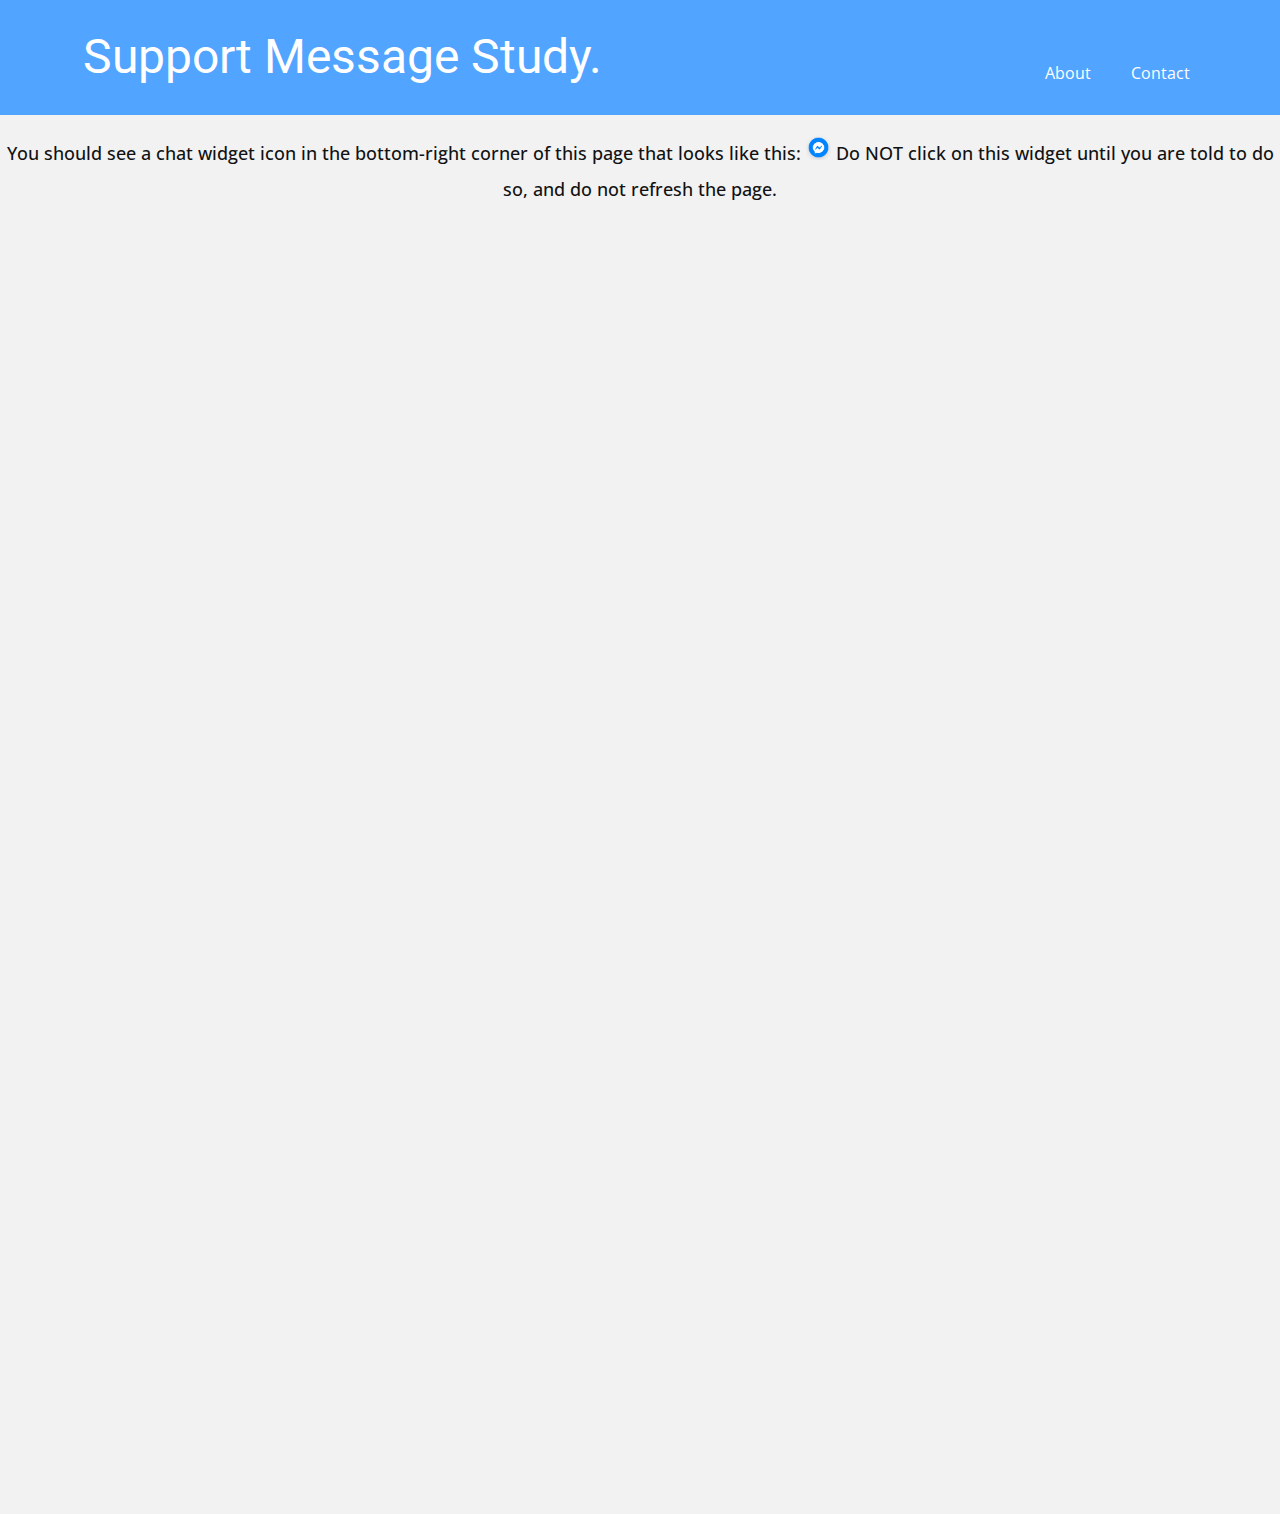
<file: index.html>
<!DOCTYPE html>
<html style="font-size: 16px;" lang="en"><head>

	
	<!-- Messenger 洽談外掛程式 Code -->
    <div id="fb-root"></div>

    <!-- Your 洽談外掛程式 code -->
    <div id="fb-customer-chat" class="fb-customerchat">
    </div>

    <script>
      var chatbox = document.getElementById('fb-customer-chat');
      chatbox.setAttribute("page_id", "106107438696670");
      chatbox.setAttribute("attribution", "biz_inbox");
    </script>

    <!-- Your SDK code -->
    <script>
      window.fbAsyncInit = function() {
        FB.init({
          xfbml            : true,
          version          : 'v16.0'
        });
      };

      (function(d, s, id) {
        var js, fjs = d.getElementsByTagName(s)[0];
        if (d.getElementById(id)) return;
        js = d.createElement(s); js.id = id;
        js.src = 'https://connect.facebook.net/en_US/sdk/xfbml.customerchat.js';
        fjs.parentNode.insertBefore(js, fjs);
      }(document, 'script', 'facebook-jssdk'));
    </script>
	
<!-- UChat -->
<!--     <script src="https://www.uchat.com.au/widget/f38980w12386.js" async="async"></script> -->
    <meta name="viewport" content="width=device-width, initial-scale=1.0">
    <meta charset="utf-8">
    <meta name="keywords" content="Support Message Study., Wellcome.">
    <meta name="description" content="">
    <title>Home</title>
    <link rel="stylesheet" href="nicepage.css" media="screen">
<link rel="stylesheet" href="Home.css" media="screen">
    <script class="u-script" type="text/javascript" src="jquery.js" defer=""></script>
    <script class="u-script" type="text/javascript" src="nicepage.js" defer=""></script>
    <meta name="generator" content="Nicepage 5.7.9, nicepage.com">
    <link id="u-theme-google-font" rel="stylesheet" href="https://fonts.googleapis.com/css?family=Roboto:100,100i,300,300i,400,400i,500,500i,700,700i,900,900i|Open+Sans:300,300i,400,400i,500,500i,600,600i,700,700i,800,800i">
      
    
    <script type="application/ld+json">{
		"@context": "http://schema.org",
		"@type": "Organization",
		"name": ""
}</script>
    <meta name="theme-color" content="#478ac9">
    <meta property="og:title" content="Home">
    <meta property="og:type" content="website">
  <meta data-intl-tel-input-cdn-path="intlTelInput/"></head>
  <body data-home-page="Home.html" data-home-page-title="Home" class="u-body u-xl-mode" data-lang="en"><header class="u-clearfix u-custom-color-1 u-header u-sticky u-sticky-3ba7 u-header" id="sec-6df7"><div class="u-clearfix u-sheet u-sheet-1">
        <h2 class="u-subtitle u-text u-text-default u-text-1">Support Message Study.</h2>
        <nav class="u-menu u-menu-one-level u-offcanvas u-menu-1">
          <div class="menu-collapse" style="font-size: 1rem; letter-spacing: 0px;">
            <a class="u-button-style u-custom-left-right-menu-spacing u-custom-padding-bottom u-custom-top-bottom-menu-spacing u-nav-link u-text-active-palette-1-base u-text-hover-palette-2-base" href="#">
              <svg class="u-svg-link" viewBox="0 0 24 24"><use xmlns:xlink="http://www.w3.org/1999/xlink" xlink:href="#menu-hamburger"></use></svg>
              <svg class="u-svg-content" version="1.1" id="menu-hamburger" viewBox="0 0 16 16" x="0px" y="0px" xmlns:xlink="http://www.w3.org/1999/xlink" xmlns="http://www.w3.org/2000/svg"><g><rect y="1" width="16" height="2"></rect><rect y="7" width="16" height="2"></rect><rect y="13" width="16" height="2"></rect>
</g></svg>
            </a>
          </div>
          <div class="u-custom-menu u-nav-container">
            <ul class="u-nav u-unstyled u-nav-1"><li class="u-nav-item"><a class="u-button-style u-nav-link u-text-active-palette-1-base u-text-hover-palette-2-base" href="About.html" style="padding: 10px 20px;">About</a>
</li><li class="u-nav-item"><a class="u-button-style u-nav-link u-text-active-palette-1-base u-text-hover-palette-2-base" href="Contact.html" style="padding: 10px 20px;">Contact</a>
</li></ul>
          </div>
          <div class="u-custom-menu u-nav-container-collapse">
            <div class="u-black u-container-style u-inner-container-layout u-opacity u-opacity-95 u-sidenav">
              <div class="u-inner-container-layout u-sidenav-overflow">
                <div class="u-menu-close"></div>
                <ul class="u-align-center u-nav u-popupmenu-items u-unstyled u-nav-2"><li class="u-nav-item"><a class="u-button-style u-nav-link" href="About.html">About</a>
</li><li class="u-nav-item"><a class="u-button-style u-nav-link" href="Contact.html">Contact</a>
</li></ul>
              </div>
            </div>
            <div class="u-black u-menu-overlay u-opacity u-opacity-70"></div>
          </div>
        </nav>
      </div></header>
    <section class="u-align-center u-clearfix u-grey-5 u-section-1" id="sec-9d9d">
<!--       <div class="u-clearfix u-sheet u-valign-middle u-sheet-1"> -->
<!--         <div class="fr-view u-clearfix u-rich-text u-text u-text-1"> -->
<!--           <h2 style="text-align: left;">Wellcome.</h2> -->
          <p style="text-align: center; line-height: 2;">You should see a chat widget icon in the bottom-right corner of this page that looks like this: 
		  <img src="images/Messenger_Icon.png" width="25" height="25"> Do NOT click on this widget until you are told to do so, and do not refresh the page.</p>
<!--         </div> -->
<!--       </div> -->
    </section>
    <section class="u-clearfix u-grey-5 u-section-2" id="sec-6c6d">
      <div class="u-clearfix u-sheet u-valign-top u-sheet-1">
        <div class="u-align-center u-clearfix u-custom-html u-expanded-width u-grey-5 u-custom-html-1">
          <iframe width='100%' height='1280px' src='https://nus.syd1.qualtrics.com/jfe/form/SV_eICw3CrAch7Khlc' style='border:0'></iframe>
        </div>
      </div>
    </section>
  <script type="text/javascript">
// 	var data = "123abc";
	var arr = ['Task_1', 'Task_2', 'Task_3', 'Task_4']
        for (var i = arr.length - 1; i > 0; i--) {
          var j = Math.floor(Math.random() * (i + 1));
          var temp = arr[i];
          arr[i] = arr[j];
          arr[j] = temp;
      	}
	arr.push('Post-survey')
	const scriptURL='https://script.google.com/macros/s/AKfycbwFEjvw0g-D76hXmh3FqvkhpPWM65RaSqUNeGEv6WLYenfydBd9HrZM7RsseKVDZRwB/exec'
	var formdata = new FormData()
	var ID = GetURLParameter('PROLIFIC_PID');
	localStorage.setItem("ID", ID);
	localStorage.setItem("index", '1');

	localStorage.setItem("order1", arr[0]);	
	localStorage.setItem("order2", arr[1]);
	localStorage.setItem("order3", arr[2]);
	localStorage.setItem("order4", arr[3]);
	localStorage.setItem("order5", arr[4]);
	  
	formdata.append("ID", ID);
	formdata.append("function", "register");
	formdata.append("order1", arr[0]);
	formdata.append("order2", arr[1]);
	formdata.append("order3", arr[2]);
	formdata.append("order4", arr[3]);
	formdata.append("order5", arr[4]);
    	fetch(scriptURL, { method: 'POST', body: formdata})
	      .then(response => {console.log("success");})
	      .catch(error => console.error('Error!', error.message))


    function GetURLParameter(sParam){
	    var sPageURL = window.location.search.substring(1);
	    var sURLVariables = sPageURL.split('&');
	    for (var i = 0; i < sURLVariables.length; i++) 
	    {
		var sParameterName = sURLVariables[i].split('=');
		if (sParameterName[0] == sParam) 
		{
		    return sParameterName[1];
		}
	    }
	}





    </script>					     
<!--     <footer class="u-align-center u-clearfix u-footer u-grey-80 u-footer" id="sec-497f"><div class="u-clearfix u-sheet u-sheet-1">
        <p class="u-small-text u-text u-text-variant u-text-1">Sample text. Click to select the Text Element.</p>
      </div></footer>
    <section class="u-backlink u-clearfix u-grey-80">
      <a class="u-link" href="https://nicepage.com/website-templates" target="_blank">
        <span>Website Templates</span>
      </a>
      <p class="u-text">
        <span>created with</span>
      </p>
      <a class="u-link" href="" target="_blank">
        <span>Web Design Software</span>
      </a>. 
    </section> -->
  
</body></html>
</file>
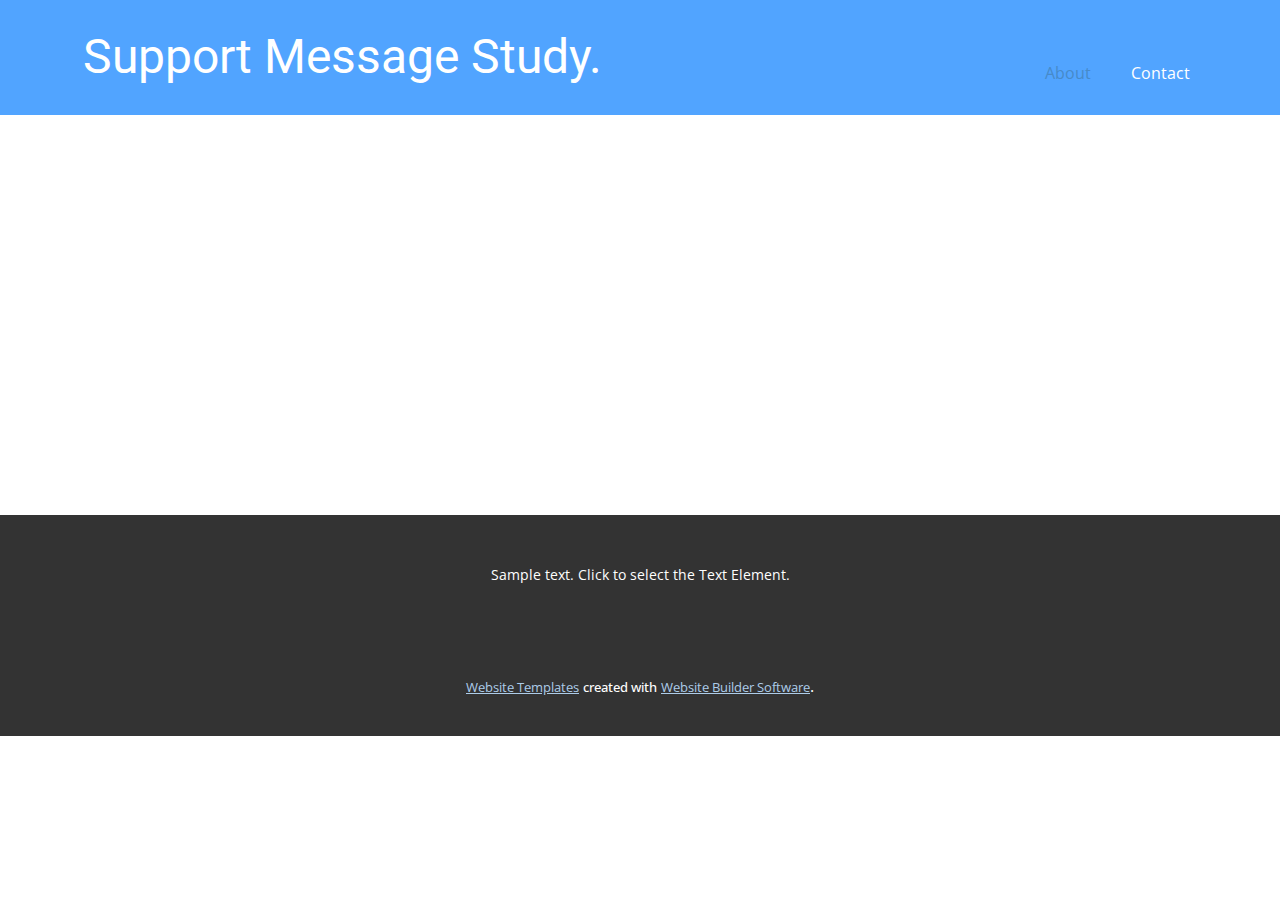
<file: About.html>
<!DOCTYPE html>
<html style="font-size: 16px;" lang="en"><head>
    <meta name="viewport" content="width=device-width, initial-scale=1.0">
    <meta charset="utf-8">
    <meta name="keywords" content="Support Message Study.">
    <meta name="description" content="">
    <title>About</title>
    <link rel="stylesheet" href="nicepage.css" media="screen">
<link rel="stylesheet" href="About.css" media="screen">
    <script class="u-script" type="text/javascript" src="jquery.js" defer=""></script>
    <script class="u-script" type="text/javascript" src="nicepage.js" defer=""></script>
    <meta name="generator" content="Nicepage 5.7.9, nicepage.com">
    <link id="u-theme-google-font" rel="stylesheet" href="https://fonts.googleapis.com/css?family=Roboto:100,100i,300,300i,400,400i,500,500i,700,700i,900,900i|Open+Sans:300,300i,400,400i,500,500i,600,600i,700,700i,800,800i">
    
    
    <script type="application/ld+json">{
		"@context": "http://schema.org",
		"@type": "Organization",
		"name": ""
}</script>
    <meta name="theme-color" content="#478ac9">
    <meta property="og:title" content="About">
    <meta property="og:type" content="website">
  <meta data-intl-tel-input-cdn-path="intlTelInput/"></head>
  <body class="u-body u-xl-mode" data-lang="en"><header class="u-clearfix u-custom-color-1 u-header u-sticky u-sticky-3ba7 u-header" id="sec-6df7"><div class="u-clearfix u-sheet u-sheet-1">
        <h2 class="u-subtitle u-text u-text-default u-text-1">Support Message Study.</h2>
        <nav class="u-menu u-menu-one-level u-offcanvas u-menu-1">
          <div class="menu-collapse" style="font-size: 1rem; letter-spacing: 0px;">
            <a class="u-button-style u-custom-left-right-menu-spacing u-custom-padding-bottom u-custom-top-bottom-menu-spacing u-nav-link u-text-active-palette-1-base u-text-hover-palette-2-base" href="#">
              <svg class="u-svg-link" viewBox="0 0 24 24"><use xmlns:xlink="http://www.w3.org/1999/xlink" xlink:href="#menu-hamburger"></use></svg>
              <svg class="u-svg-content" version="1.1" id="menu-hamburger" viewBox="0 0 16 16" x="0px" y="0px" xmlns:xlink="http://www.w3.org/1999/xlink" xmlns="http://www.w3.org/2000/svg"><g><rect y="1" width="16" height="2"></rect><rect y="7" width="16" height="2"></rect><rect y="13" width="16" height="2"></rect>
</g></svg>
            </a>
          </div>
          <div class="u-custom-menu u-nav-container">
            <ul class="u-nav u-unstyled u-nav-1"><li class="u-nav-item"><a class="u-button-style u-nav-link u-text-active-palette-1-base u-text-hover-palette-2-base" href="About.html" style="padding: 10px 20px;">About</a>
</li><li class="u-nav-item"><a class="u-button-style u-nav-link u-text-active-palette-1-base u-text-hover-palette-2-base" href="Contact.html" style="padding: 10px 20px;">Contact</a>
</li></ul>
          </div>
          <div class="u-custom-menu u-nav-container-collapse">
            <div class="u-black u-container-style u-inner-container-layout u-opacity u-opacity-95 u-sidenav">
              <div class="u-inner-container-layout u-sidenav-overflow">
                <div class="u-menu-close"></div>
                <ul class="u-align-center u-nav u-popupmenu-items u-unstyled u-nav-2"><li class="u-nav-item"><a class="u-button-style u-nav-link" href="About.html">About</a>
</li><li class="u-nav-item"><a class="u-button-style u-nav-link" href="Contact.html">Contact</a>
</li></ul>
              </div>
            </div>
            <div class="u-black u-menu-overlay u-opacity u-opacity-70"></div>
          </div>
        </nav>
      </div></header>
    <section class="u-clearfix u-section-1" id="sec-bc08">
      <div class="u-clearfix u-sheet u-sheet-1"></div>
    </section>
    
    
    <footer class="u-align-center u-clearfix u-footer u-grey-80 u-footer" id="sec-497f"><div class="u-clearfix u-sheet u-sheet-1">
        <p class="u-small-text u-text u-text-variant u-text-1">Sample text. Click to select the Text Element.</p>
      </div></footer>
    <section class="u-backlink u-clearfix u-grey-80">
      <a class="u-link" href="https://nicepage.com/website-templates" target="_blank">
        <span>Website Templates</span>
      </a>
      <p class="u-text">
        <span>created with</span>
      </p>
      <a class="u-link" href="" target="_blank">
        <span>Website Builder Software</span>
      </a>. 
    </section>
  
</body></html>
</file>
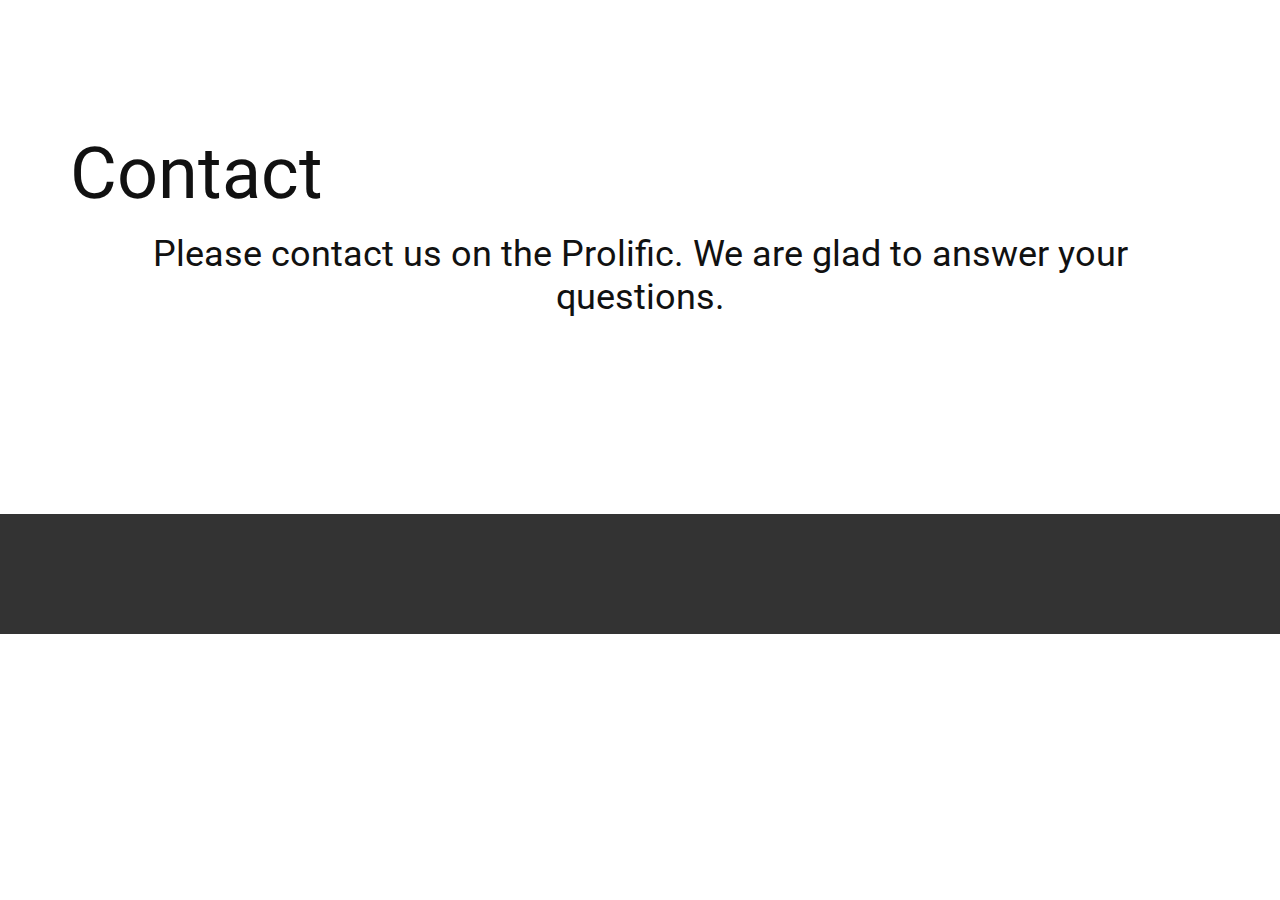
<file: Contact.html>
<!DOCTYPE html>
<html style="font-size: 16px;">
  <head>
	  	  <!-- ManyChat -->
    <script src="//widget.manychat.com/106218638578023.js" defer="defer"></script>
    <script src="https://mccdn.me/assets/js/widget.js" defer="defer"></script>
    <meta name="viewport" content="width=device-width, initial-scale=1.0">
    <meta charset="utf-8">
    <meta name="keywords" content="Contact">
    <meta name="description" content="">
    <meta name="page_type" content="np-template-header-footer-from-plugin">
    <title>Contact</title>
    <link rel="stylesheet" href="nicepage.css" media="screen">
<link rel="stylesheet" href="Contact.css" media="screen">
    <script class="u-script" type="text/javascript" src="jquery.js" defer=""></script>
    <script class="u-script" type="text/javascript" src="nicepage.js" defer=""></script>
    <meta name="generator" content="Nicepage 4.10.5, nicepage.com">
    <link id="u-theme-google-font" rel="stylesheet" href="https://fonts.googleapis.com/css?family=Roboto:100,100i,300,300i,400,400i,500,500i,700,700i,900,900i|Open+Sans:300,300i,400,400i,500,500i,600,600i,700,700i,800,800i">
    
    
    <script type="application/ld+json">{
		"@context": "http://schema.org",
		"@type": "Organization",
		"name": "",
		"logo": "images/265187474_106221065244447_8363703666362145907_n.png"
}</script>
    <meta name="theme-color" content="#478ac9">
    <meta property="og:title" content="Contact">
    <meta property="og:type" content="website">
  </head>
  <body class="u-body u-xl-mode"><header class="u-clearfix u-header u-header" id="sec-2686"><div class="u-clearfix u-sheet u-sheet-1">
        <nav class="u-menu u-menu-dropdown u-offcanvas u-menu-1">
          <div class="menu-collapse" style="font-size: 1rem; letter-spacing: 0px;">
            <a class="u-button-style u-custom-left-right-menu-spacing u-custom-padding-bottom u-custom-top-bottom-menu-spacing u-nav-link u-text-active-palette-1-base u-text-hover-palette-2-base" href="#">
              <svg class="u-svg-link" viewBox="0 0 24 24"><use xmlns:xlink="http://www.w3.org/1999/xlink" xlink:href="#menu-hamburger"></use></svg>
              <svg class="u-svg-content" version="1.1" id="menu-hamburger" viewBox="0 0 16 16" x="0px" y="0px" xmlns:xlink="http://www.w3.org/1999/xlink" xmlns="http://www.w3.org/2000/svg"><g><rect y="1" width="16" height="2"></rect><rect y="7" width="16" height="2"></rect><rect y="13" width="16" height="2"></rect>
</g></svg>
            </a>
          </div>
          <div class="u-nav-container">
            <ul class="u-nav u-unstyled u-nav-1"><li class="u-nav-item"><a class="u-button-style u-nav-link u-text-active-palette-1-base u-text-hover-palette-2-base" href="Home.html" style="padding: 10px 20px;">Home</a>
</li><li class="u-nav-item"><a class="u-button-style u-nav-link u-text-active-palette-1-base u-text-hover-palette-2-base" href="About.html" style="padding: 10px 20px;">About</a>
</li><li class="u-nav-item"><a class="u-button-style u-nav-link u-text-active-palette-1-base u-text-hover-palette-2-base" href="Contact.html" style="padding: 10px 20px;">Contact</a>
</li></ul>
          </div>
          <div class="u-nav-container-collapse">
            <div class="u-black u-container-style u-inner-container-layout u-opacity u-opacity-95 u-sidenav">
              <div class="u-inner-container-layout u-sidenav-overflow">
                <div class="u-menu-close"></div>
                <ul class="u-align-center u-nav u-popupmenu-items u-unstyled u-nav-2"><li class="u-nav-item"><a class="u-button-style u-nav-link" href="Home.html">Home</a>
</li><li class="u-nav-item"><a class="u-button-style u-nav-link" href="About.html">About</a>
</li><li class="u-nav-item"><a class="u-button-style u-nav-link" href="Contact.html">Contact</a>
</li></ul>
              </div>
            </div>
            <div class="u-black u-menu-overlay u-opacity u-opacity-70"></div>
          </div>
        </nav>
      </div></header>
    <section class="u-align-center u-clearfix u-section-1" id="sec-2ef2">
      <div class="u-clearfix u-sheet u-sheet-1">
        <h1 class="u-text u-text-default u-text-1">Contact</h1>
        <h3 class="u-text u-text-default u-text-2">Please contact us on the Prolific. We are glad to answer your questions.</h3>
      </div>
    </section>
    
    
    <footer class="u-align-center u-clearfix u-footer u-grey-80 u-footer" id="sec-6614"><div class="u-clearfix u-sheet u-sheet-1">
       
      </div></footer>
    
  </body>
</html>
</file>
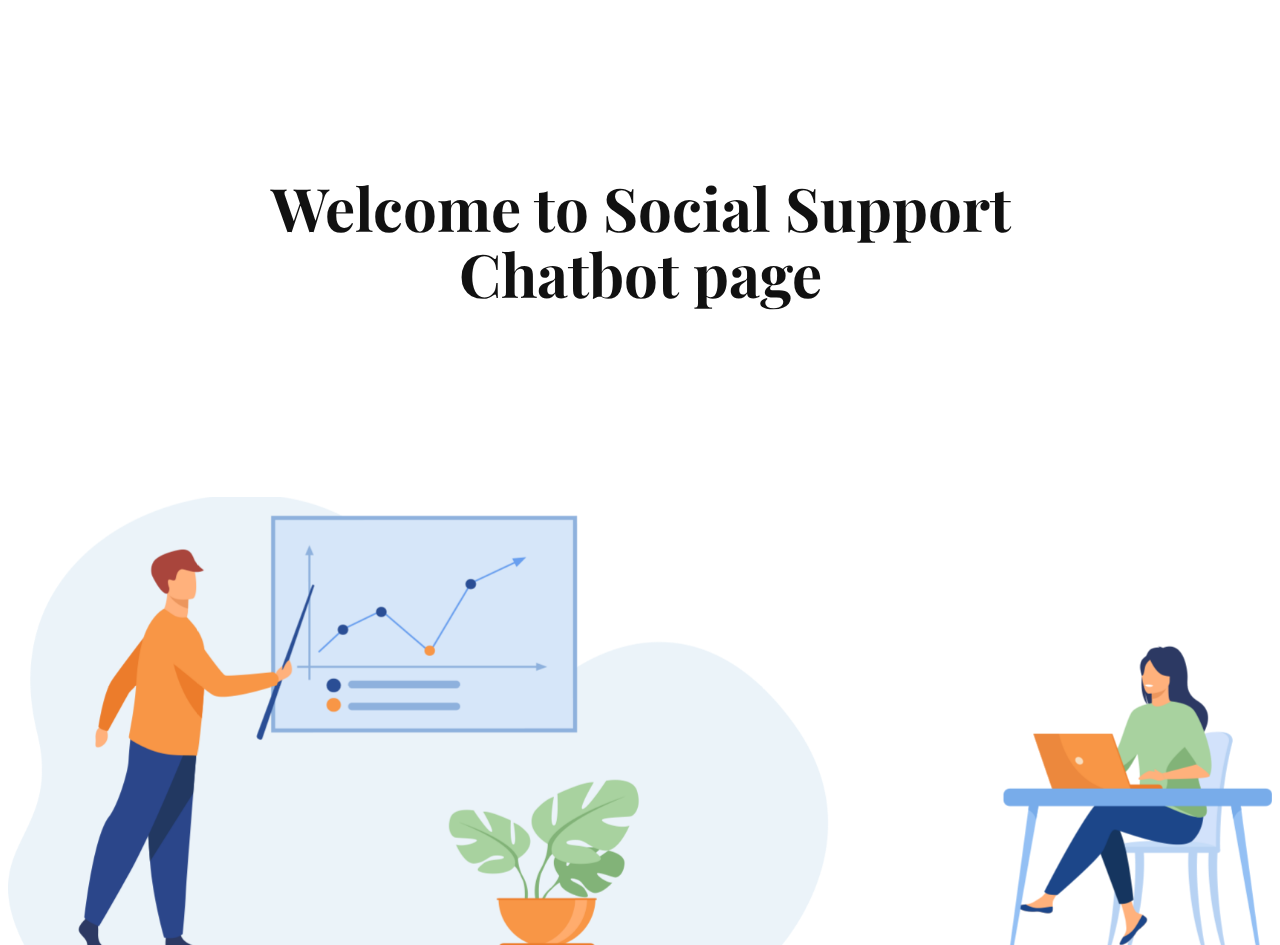
<file: Home.html>
<!DOCTYPE html>
<html style="font-size: 16px;">
  <head>
	  	  <!-- ManyChat -->
    <script src="https://www.uchat.com.au/widget/f38980w12386.js" async="async"></script>
    <script src="https://mccdn.me/assets/js/widget.js" defer="defer"></script>
    <meta name="viewport" content="width=device-width, initial-scale=1.0">
    <meta charset="utf-8">
    <meta name="keywords" content="​Welcome to&nbsp; Social Chat, CreateAmazing&nbsp;Websites, Contact Us">
    <meta name="description" content="">
    <meta name="page_type" content="np-template-header-footer-from-plugin">
    <title>Home</title>
    <link rel="stylesheet" href="nicepage.css" media="screen">
<link rel="stylesheet" href="Home.css" media="screen">
    <script class="u-script" type="text/javascript" src="jquery.js" defer=""></script>
    <script class="u-script" type="text/javascript" src="nicepage.js" defer=""></script>
    <meta name="generator" content="Nicepage 4.10.5, nicepage.com">
    <link id="u-theme-google-font" rel="stylesheet" href="https://fonts.googleapis.com/css?family=Roboto:100,100i,300,300i,400,400i,500,500i,700,700i,900,900i|Open+Sans:300,300i,400,400i,500,500i,600,600i,700,700i,800,800i">
    <link id="u-page-google-font" rel="stylesheet" href="https://fonts.googleapis.com/css?family=Playfair+Display:400,400i,500,500i,600,600i,700,700i,800,800i,900,900i">
    
    
    <script type="application/ld+json">{
		"@context": "http://schema.org",
		"@type": "Organization",
		"name": "",
		"logo": "images/265187474_106221065244447_8363703666362145907_n.png"
}</script>
    <meta name="theme-color" content="#478ac9">
    <meta property="og:title" content="Home">
    <meta property="og:type" content="website">
  </head>
  <body class="u-body u-xl-mode"><header class="u-clearfix u-header u-header" id="sec-2686"><div class="u-clearfix u-sheet u-sheet-1">
        <nav class="u-menu u-menu-dropdown u-offcanvas u-menu-1">
          <div class="menu-collapse" style="font-size: 1rem; letter-spacing: 0px;">
            <a class="u-button-style u-custom-left-right-menu-spacing u-custom-padding-bottom u-custom-top-bottom-menu-spacing u-nav-link u-text-active-palette-1-base u-text-hover-palette-2-base" href="#">
              <svg class="u-svg-link" viewBox="0 0 24 24"><use xmlns:xlink="http://www.w3.org/1999/xlink" xlink:href="#menu-hamburger"></use></svg>
              <svg class="u-svg-content" version="1.1" id="menu-hamburger" viewBox="0 0 16 16" x="0px" y="0px" xmlns:xlink="http://www.w3.org/1999/xlink" xmlns="http://www.w3.org/2000/svg"><g><rect y="1" width="16" height="2"></rect><rect y="7" width="16" height="2"></rect><rect y="13" width="16" height="2"></rect>
</g></svg>
            </a>
          </div>
          <div class="u-nav-container">
            <ul class="u-nav u-unstyled u-nav-1"><li class="u-nav-item"><a class="u-button-style u-nav-link u-text-active-palette-1-base u-text-hover-palette-2-base" href="Home.html" style="padding: 10px 20px;">Home</a>
</li><li class="u-nav-item"><a class="u-button-style u-nav-link u-text-active-palette-1-base u-text-hover-palette-2-base" href="About.html" style="padding: 10px 20px;">About</a>
</li><li class="u-nav-item"><a class="u-button-style u-nav-link u-text-active-palette-1-base u-text-hover-palette-2-base" href="Contact.html" style="padding: 10px 20px;">Contact</a>
</li></ul>
          </div>
          <div class="u-nav-container-collapse">
            <div class="u-black u-container-style u-inner-container-layout u-opacity u-opacity-95 u-sidenav">
              <div class="u-inner-container-layout u-sidenav-overflow">
                <div class="u-menu-close"></div>
                <ul class="u-align-center u-nav u-popupmenu-items u-unstyled u-nav-2"><li class="u-nav-item"><a class="u-button-style u-nav-link" href="Home.html">Home</a>
</li><li class="u-nav-item"><a class="u-button-style u-nav-link" href="About.html">About</a>
</li><li class="u-nav-item"><a class="u-button-style u-nav-link" href="Contact.html">Contact</a>
</li></ul>
              </div>
            </div>
            <div class="u-black u-menu-overlay u-opacity u-opacity-70"></div>
          </div>
        </nav>
      </div></header>
    <section class="u-align-center u-clearfix u-section-1" id="carousel_285c">
      <div class="u-clearfix u-sheet u-sheet-1">
        <img class="u-expanded-width-md u-expanded-width-sm u-image u-image-default u-image-1" src="images/Untitled-1.png" alt="" data-image-width="1700" data-image-height="622" data-animation-name="slideIn" data-animation-duration="2000" data-animation-direction="Up">
        <div class="u-align-center u-container-style u-expanded-width-sm u-expanded-width-xs u-group u-group-1">
          <div class="u-container-layout u-container-layout-1">
             <h1 class="u-custom-font u-font-playfair-display u-text u-text-1" data-animation-name="flipIn" data-animation-duration="2000" data-animation-direction="X"> Welcome to Social Support Chatbot page</h1>
            <!-- <p class="u-large-text u-text u-text-font u-text-variant u-text-2"> Start to chat with the social chat by tapping the Messenger icon on the bottom right, and continue as guest.</p> -->
            <div class="h_iframe">
            <iframe src="https://docs.google.com/forms/d/e/1FAIpQLScwMBctceiewV8_4t6R-Z5FSVxwi9ZtbsjYfUlxkLZXFB-fDQ/viewform?embedded=true" frameborder="0" allowfullscreen></iframe>
          </div>
        </div>
      </div>
    </section>
    
    
    
   
  </body>
</html>
</file>
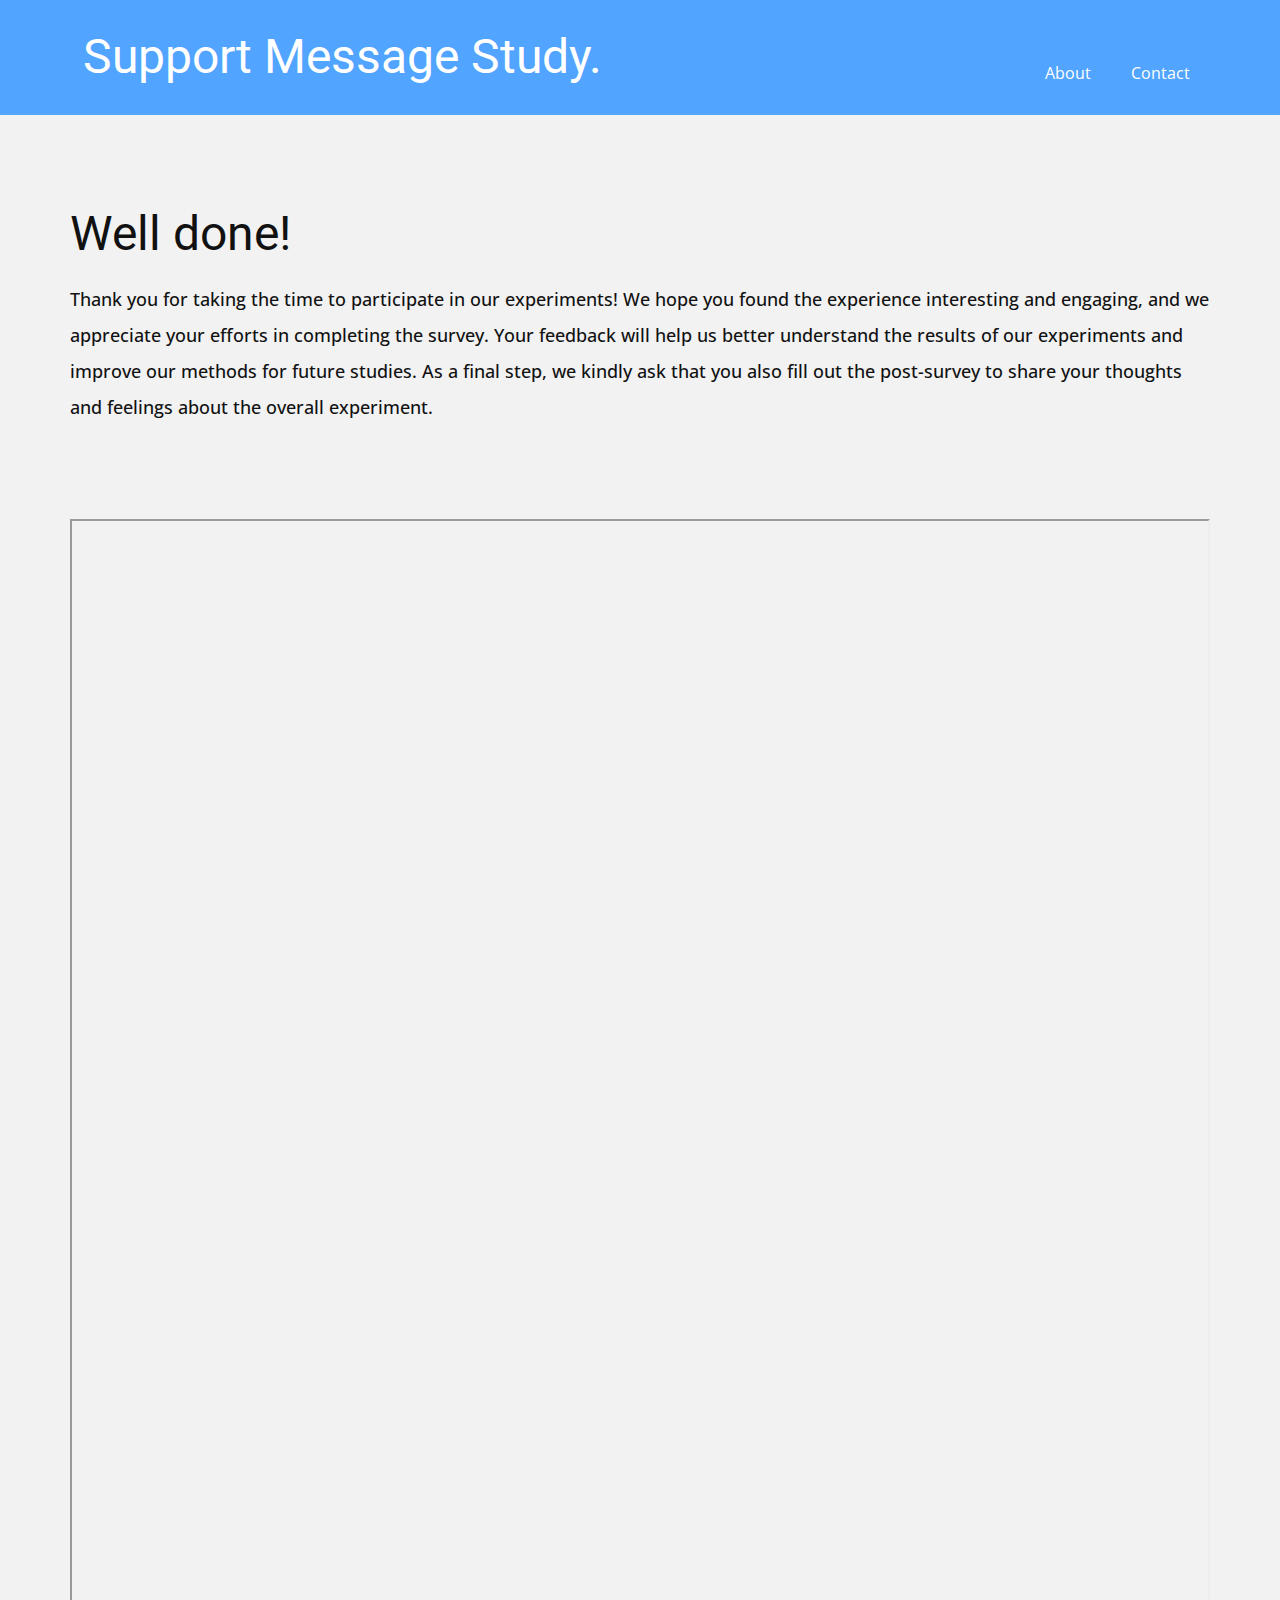
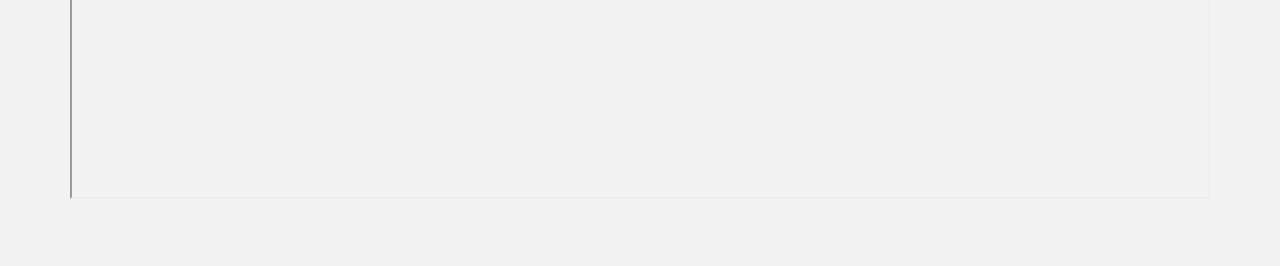
<file: Post-survey.html>
<!DOCTYPE html>
<html style="font-size: 16px;" lang="en"><head>
    <meta name="viewport" content="width=device-width, initial-scale=1.0">
    <meta charset="utf-8">
    <meta name="keywords" content="Support Message Study., Wellcome.">
    <meta name="description" content="">
    <title>Post-survey</title>
    <link rel="stylesheet" href="nicepage.css" media="screen">
<link rel="stylesheet" href="Post-survey.css" media="screen">
    <script class="u-script" type="text/javascript" src="jquery.js" defer=""></script>
    <script class="u-script" type="text/javascript" src="nicepage.js" defer=""></script>
    <meta name="generator" content="Nicepage 5.7.9, nicepage.com">
    <link id="u-theme-google-font" rel="stylesheet" href="https://fonts.googleapis.com/css?family=Roboto:100,100i,300,300i,400,400i,500,500i,700,700i,900,900i|Open+Sans:300,300i,400,400i,500,500i,600,600i,700,700i,800,800i">
    
    
    
    <script type="application/ld+json">{
		"@context": "http://schema.org",
		"@type": "Organization",
		"name": ""
}</script>
    <meta name="theme-color" content="#478ac9">
    <meta property="og:title" content="Post-survey">
    <meta property="og:type" content="website">
  <meta data-intl-tel-input-cdn-path="intlTelInput/"></head>
  <body class="u-body u-xl-mode" data-lang="en"><header class="u-clearfix u-custom-color-1 u-header u-sticky u-sticky-3ba7 u-header" id="sec-6df7"><div class="u-clearfix u-sheet u-sheet-1">
        <h2 class="u-subtitle u-text u-text-default u-text-1">Support Message Study.</h2>
        <nav class="u-menu u-menu-one-level u-offcanvas u-menu-1">
          <div class="menu-collapse" style="font-size: 1rem; letter-spacing: 0px;">
            <a class="u-button-style u-custom-left-right-menu-spacing u-custom-padding-bottom u-custom-top-bottom-menu-spacing u-nav-link u-text-active-palette-1-base u-text-hover-palette-2-base" href="#">
              <svg class="u-svg-link" viewBox="0 0 24 24"><use xmlns:xlink="http://www.w3.org/1999/xlink" xlink:href="#menu-hamburger"></use></svg>
              <svg class="u-svg-content" version="1.1" id="menu-hamburger" viewBox="0 0 16 16" x="0px" y="0px" xmlns:xlink="http://www.w3.org/1999/xlink" xmlns="http://www.w3.org/2000/svg"><g><rect y="1" width="16" height="2"></rect><rect y="7" width="16" height="2"></rect><rect y="13" width="16" height="2"></rect>
</g></svg>
            </a>
          </div>
          <div class="u-custom-menu u-nav-container">
            <ul class="u-nav u-unstyled u-nav-1"><li class="u-nav-item"><a class="u-button-style u-nav-link u-text-active-palette-1-base u-text-hover-palette-2-base" href="About.html" style="padding: 10px 20px;">About</a>
</li><li class="u-nav-item"><a class="u-button-style u-nav-link u-text-active-palette-1-base u-text-hover-palette-2-base" href="Contact.html" style="padding: 10px 20px;">Contact</a>
</li></ul>
          </div>
          <div class="u-custom-menu u-nav-container-collapse">
            <div class="u-black u-container-style u-inner-container-layout u-opacity u-opacity-95 u-sidenav">
              <div class="u-inner-container-layout u-sidenav-overflow">
                <div class="u-menu-close"></div>
                <ul class="u-align-center u-nav u-popupmenu-items u-unstyled u-nav-2"><li class="u-nav-item"><a class="u-button-style u-nav-link" href="About.html">About</a>
</li><li class="u-nav-item"><a class="u-button-style u-nav-link" href="Contact.html">Contact</a>
</li></ul>
              </div>
            </div>
            <div class="u-black u-menu-overlay u-opacity u-opacity-70"></div>
          </div>
        </nav>
      </div></header>
    <section class="u-align-left u-clearfix u-grey-5 u-section-1" id="sec-9d9d">
      <div class="u-clearfix u-sheet u-valign-middle u-sheet-1">
        <div class="fr-view u-clearfix u-rich-text u-text u-text-1">
          <h2 style="text-align: left;">Well done!&nbsp;</h2>
          <p style="text-align: left; line-height: 2;">Thank you for taking the time to participate in our experiments! We hope you found the experience interesting and engaging, and we appreciate your efforts in completing the survey. Your feedback will help us better understand the results of our experiments and improve our methods for future studies. As a final step, we kindly ask that you also fill out the post-survey to share your thoughts and feelings about the overall experiment. </p>
        </div>
      </div>
    </section>
    <section class="u-clearfix u-container-align-center u-grey-5 u-section-2" id="sec-6c6d">
      <div class="u-clearfix u-sheet u-sheet-1">
        <div class="u-align-center u-clearfix u-custom-html u-expanded-width u-grey-5 u-custom-html-1">
          <iframe src="https://nus.syd1.qualtrics.com/jfe/form/SV_cA3FbHfql5bcpsG" width="100%" height="1280px"</iframe>
        </div>
      </div>
    </section>
    
    
<!--     <footer class="u-align-center u-clearfix u-footer u-grey-80 u-footer" id="sec-497f"><div class="u-clearfix u-sheet u-sheet-1">
        <p class="u-small-text u-text u-text-variant u-text-1">Sample text. Click to select the Text Element.</p>
      </div></footer>
    <section class="u-backlink u-clearfix u-grey-80">
      <a class="u-link" href="https://nicepage.com/website-templates" target="_blank">
        <span>Website Templates</span>
      </a>
      <p class="u-text">
        <span>created with</span>
      </p>
      <a class="u-link" href="" target="_blank">
        <span>Web Design Software</span>
      </a>. 
    </section>
   -->
</body></html>
</file>
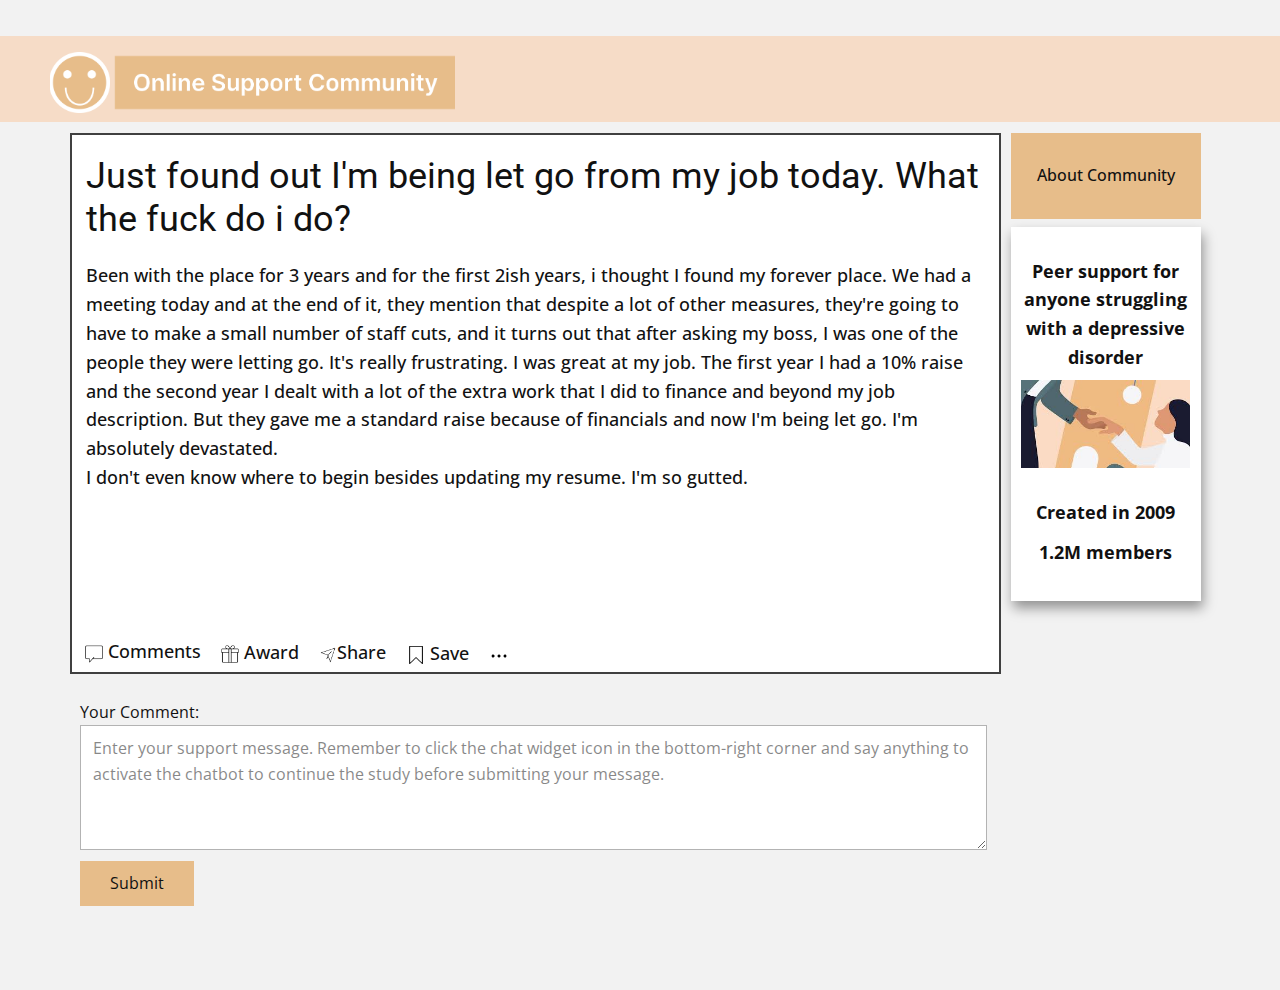
<file: Task_1.html>
<!DOCTYPE html>
<html style="font-size: 16px;" lang="en"><head>
<!-- Messenger 洽談外掛程式 Code -->
    <div id="fb-root"></div>

    <!-- Your 洽談外掛程式 code -->
    <div id="fb-customer-chat" class="fb-customerchat">
    </div>

    <script>
      var chatbox = document.getElementById('fb-customer-chat');
      chatbox.setAttribute("page_id", "106107438696670");
      chatbox.setAttribute("attribution", "biz_inbox");
    </script>

    <!-- Your SDK code -->
    <script>
      window.fbAsyncInit = function() {
        FB.init({
          xfbml            : true,
          version          : 'v16.0'
        });
      };

      (function(d, s, id) {
        var js, fjs = d.getElementsByTagName(s)[0];
        if (d.getElementById(id)) return;
        js = d.createElement(s); js.id = id;
        js.src = 'https://connect.facebook.net/en_US/sdk/xfbml.customerchat.js';
        fjs.parentNode.insertBefore(js, fjs);
      }(document, 'script', 'facebook-jssdk'));
    </script>
	
<!-- UChat -->
<!--     <script src="https://www.uchat.com.au/widget/f38980w12386.js" async="async"></script> -->

    <meta name="viewport" content="width=device-width, initial-scale=1.0">
    <meta charset="utf-8">
    <meta name="keywords" content="Support Message Study.">
    <meta name="description" content="">
    <title>Task_1</title>
    <link rel="stylesheet" href="nicepage.css" media="screen">
<link rel="stylesheet" href="Task_1.css" media="screen">
    <script class="u-script" type="text/javascript" src="jquery.js" defer=""></script>
    <script class="u-script" type="text/javascript" src="nicepage.js" defer=""></script>
    <meta name="generator" content="Nicepage 5.7.9, nicepage.com">
    <meta name="referrer" content="origin">
    <link id="u-theme-google-font" rel="stylesheet" href="https://fonts.googleapis.com/css?family=Roboto:100,100i,300,300i,400,400i,500,500i,700,700i,900,900i|Open+Sans:300,300i,400,400i,500,500i,600,600i,700,700i,800,800i">
    
    <script src="jquery.js"></script> 
    

    <meta name="theme-color" content="#478ac9">
    <meta property="og:title" content="Task_1">
    <meta property="og:type" content="website">
  <meta data-intl-tel-input-cdn-path="intlTelInput/"></head>
  <body class="u-body u-xl-mode" data-lang="en">
    <section class="u-clearfix u-grey-5 u-section-1" id="includedContent">
      
      <div class="u-container-style u-custom-color-5 u-expanded-width u-group u-group-1">
        <div class="u-container-layout u-container-layout-1">
          <img class="u-image u-image-default u-image-1" src="images/Group66.png" alt="" data-image-width="1119" data-image-height="168">
        </div>
      </div>
      <div class="u-clearfix u-gutter-0 u-layout-wrap u-layout-wrap-1">
        <div class="u-layout">
          <div class="u-layout-row">
            <div class="u-container-style u-layout-cell u-shape-rectangle u-size-49 u-white u-layout-cell-1">
              <div class="u-border-2 u-border-grey-75 u-container-layout u-container-layout-2">
                <div class="fr-view u-clearfix u-hover-feature u-rich-text u-text u-text-1" data-animation-name="" data-animation-duration="0" data-animation-direction="">
                  <h3 style="text-align: left;">Just found out I'm being let go from my job today. What the fuck do i do?</h3>
                  <p id="isPasted">Been with the place for 3 years and for the first 2ish years, i thought I found my forever place. We had a meeting today and at the end of it, they mention that despite a lot of other measures, they're going to have to make a small number of staff cuts, and it turns out that after asking my boss, I was one of the people they were letting go. It's really frustrating. I was great at my job. The first year I had a 10% raise and the second year I dealt with a lot of the extra work that I did to finance and beyond my job description. But they gave me a standard raise because of financials and now I'm being let go. I'm absolutely devastated.
                    <br>I don't even know where to begin besides updating my resume. I'm so gutted.</p>
                  <p>
                    <br>
                  </p>
                </div>
                <div class="u-container-style u-group u-shape-rectangle u-group-2">
                  <div class="u-container-layout u-valign-middle u-container-layout-3">
                    <p class="u-text u-text-default u-text-2"><span class="u-file-icon u-icon"><img src="images/134781.png" alt=""></span>&nbsp;Comments
                    </p>
                    <p class="u-text u-text-default u-text-3"><span class="u-file-icon u-icon"><img src="images/8330440.png" alt=""></span>&nbsp;Award
                    </p>
                    <p class="u-text u-text-default u-text-4"><span class="u-file-icon u-icon"><img src="images/10135971.png" alt=""></span>Share
                    </p>
                    <p class="u-text u-text-default u-text-5"><span class="u-file-icon u-icon"><img src="images/84510.png" alt=""></span>&nbsp;Save
                    </p>
                    <p class="u-text u-text-default u-text-6"><span class="u-file-icon u-icon"><img src="images/3018442.png" alt=""></span>
                    </p>
                  </div>
                </div>
              </div>
            </div>
            <div class="u-container-align-center u-container-style u-layout-cell u-size-11 u-layout-cell-2">
              <div class="u-container-layout u-container-layout-4">
                <div class="u-container-style u-custom-color-3 u-group u-group-3">
                  <div class="u-container-layout u-valign-middle u-container-layout-5">
                    <p class="u-align-center u-text u-text-7">About Community </p>
                  </div>
                </div>
                <div class="u-align-center u-container-style u-group u-white u-group-4">
                  <div class="u-container-layout u-valign-top u-container-layout-6">
                    <p class="u-text u-text-8"> Peer support for anyone struggling with a depressive disorder</p>
                    <img class="u-image u-image-default u-image-2" src="images/images.jpeg" alt="" data-image-width="310" data-image-height="162">
                    <p class="u-text u-text-9"> Created in 2009</p>
                    <p class="u-text u-text-10">1.2M members</p>
                  </div>
                </div>
              </div>
            </div>
          </div>
        </div>
      </div>
      <div class="u-form u-form-1">
<!--         <form action="https://forms.nicepagesrv.com/v2/form/process" class="u-clearfix u-form-spacing-10 u-form-vertical u-inner-form" source="email" name="form" style="padding: 10px;"> -->
	<form action="#" method="post" class="u-clearfix u-form-spacing-10 u-form-vertical u-inner-form" source="email" name="form" style="padding: 10px;">
          <div class="u-form-group u-form-message u-valign-left">
            <label for="message-9a3b" class="u-label"> Your Comment: </label>
            <textarea placeholder="Enter your support message. Remember to click the chat widget icon in the bottom-right corner and say anything to activate the chatbot to continue the study before submitting your message." rows="4" cols="50" id="message-9a3b" name="C1" class="u-input u-input-rectangle" required=""></textarea>
          </div>
	  <div class="u-align-left u-form-group u-form-submit">
            <a href="#" class="u-border-none u-btn u-btn-submit u-button-style u-custom-color-3 u-btn-1">Submit</a>
            <input type="submit" value="submit" name="submit" class="u-form-control-hidden">
          </div>

<!--           <input type="hidden" value="" name="recaptchaResponse"> -->
<!--           <input type="hidden" name="formServices" value="5612c96d446c88e0d1638039aea3ceb0"> -->
        </form>
      </div>
	<script src="Task_1.js"></script>

<!--     </section>
    
    
	  <script type="text/javascript">
		  var id = localStorage.getItem("ID")
		  var next = localStorage.getItem("order1")
		  const scriptURL='https://script.google.com/macros/s/AKfycbwFEjvw0g-D76hXmh3FqvkhpPWM65RaSqUNeGEv6WLYenfydBd9HrZM7RsseKVDZRwB/exec'
		  const form = document.forms['form']
			

		  form.addEventListener('submit', e => {
		  var formdata = new FormData(form)
		  formdata.append('ID', id)
		  formdata.append('Q', 'C1')
	          console.log("form")
		  e.preventDefault()
		    fetch(scriptURL, { mode: "no-cors",method: 'POST', body: formdata})
		      .then(response => {alert("You have successfully submitted. By clicking the button \"I\'ve submitted task,\" let the chatbot know you are moving to the next task.");
// 					 for (var pair of formdata.entries()) {
//  					   console.log(pair[0]+ ', ' + pair[1]); 
// 					}
					// window.location.href = "Task_2.html";
          $(function(){
              $("#includedContent").load(next+".html",function () {
                $.getScript(next+".js");
              }); 
          });
					})
		      .catch(error => console.error('Error!', error.message))
          })
	  </script>
   -->
  
</body></html>
<!-- window.addEventListener('DOMContentLoaded', () => {
  document.querySelector('#button').addEventListener('click', () => {
      console.log('You clicked me!')
  });
});
Now, no error will be produced in your code, sinc -->
</file>
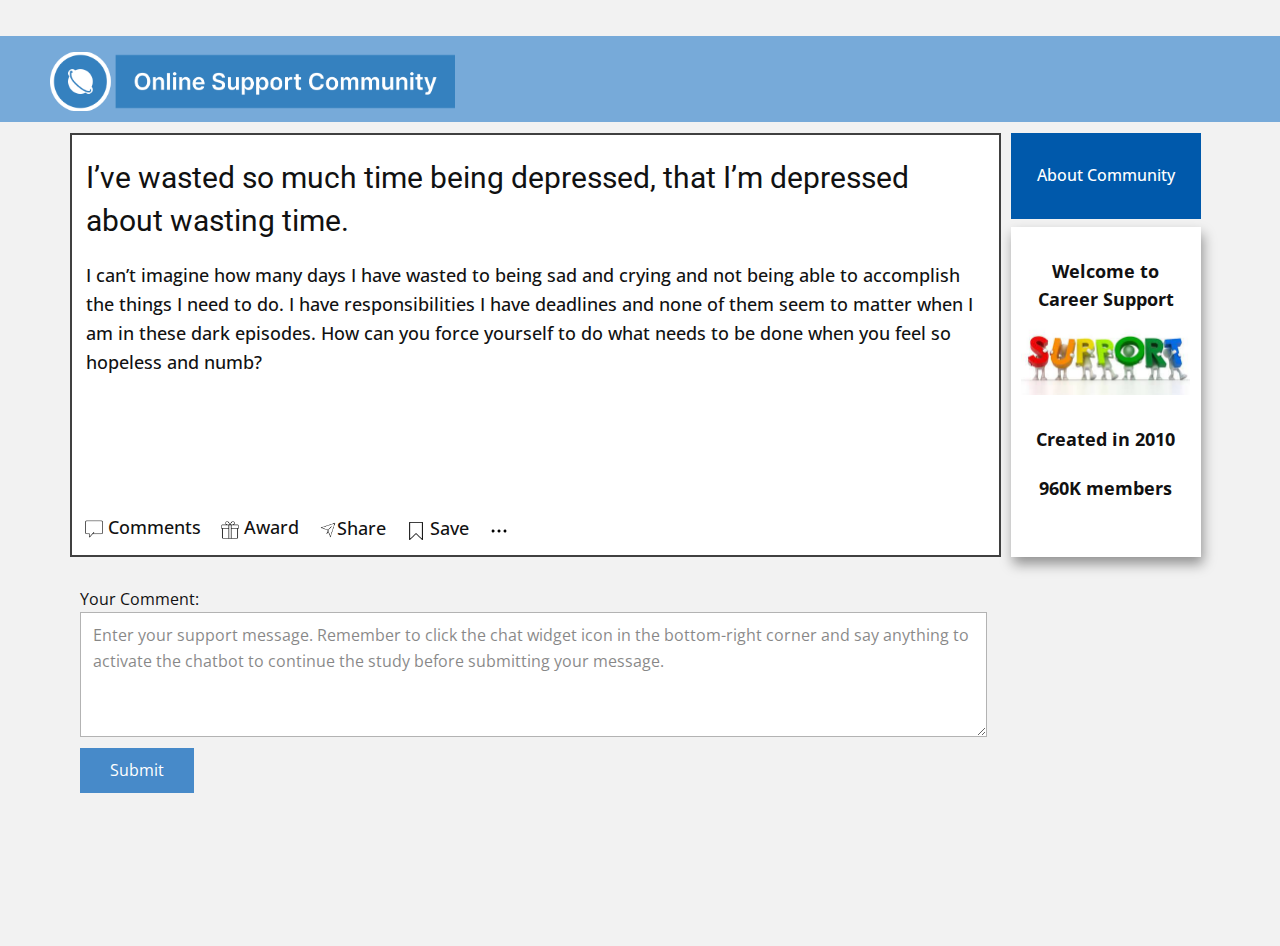
<file: Task_2.html>
<!DOCTYPE html>
<html style="font-size: 16px;" lang="en"><head>
<!-- UChat -->
    <script src="https://www.uchat.com.au/widget/f38980w12386.js" async="async"></script>
    <meta name="viewport" content="width=device-width, initial-scale=1.0">
    <meta charset="utf-8">
    <meta name="keywords" content="Support Message Study.">
    <meta name="description" content="">
    <title>Task_2</title>
    <link rel="stylesheet" href="nicepage.css" media="screen">
<link rel="stylesheet" href="Task_2.css" media="screen">
    <script class="u-script" type="text/javascript" src="jquery.js" defer=""></script>
    <script class="u-script" type="text/javascript" src="nicepage.js" defer=""></script>
    <meta name="generator" content="Nicepage 5.7.9, nicepage.com">
    <meta name="referrer" content="origin">
    <link id="u-theme-google-font" rel="stylesheet" href="https://fonts.googleapis.com/css?family=Roboto:100,100i,300,300i,400,400i,500,500i,700,700i,900,900i|Open+Sans:300,300i,400,400i,500,500i,600,600i,700,700i,800,800i">
    
    <script src="jquery.js"></script> 


    <meta name="theme-color" content="#478ac9">
    <meta property="og:title" content="Task_2">
    <meta property="og:type" content="website">
  <meta data-intl-tel-input-cdn-path="intlTelInput/"></head>
  <body class="u-body u-xl-mode" data-lang="en" id="body">
    <section class="u-clearfix u-grey-5 u-section-1" id="includedContent">
      
      <div class="u-container-style u-expanded-width u-group u-palette-1-light-1 u-group-1">
        <div class="u-container-layout u-container-layout-1">
          <img class="u-image u-image-default u-image-1" src="images/Group65.png" alt="" data-image-width="1119" data-image-height="168">
        </div>
      </div>
      <div class="u-clearfix u-gutter-0 u-layout-wrap u-layout-wrap-1">
        <div class="u-layout">
          <div class="u-layout-row">
            <div class="u-container-style u-layout-cell u-shape-rectangle u-size-49 u-white u-layout-cell-1">
              <div class="u-border-2 u-border-grey-75 u-container-layout u-container-layout-2">
                <div class="fr-view u-clearfix u-hover-feature u-rich-text u-text u-text-1" data-animation-name="" data-animation-duration="0" data-animation-direction="">
                  <h3 style="text-align: left;">
                    <span style="font-size: 1.875rem;">I’ve wasted so much time being depressed, that I’m depressed about wasting time.<br>
                    </span>
                  </h3>
                  <p id="isPasted">I can’t imagine how many days I have wasted to being sad and crying and not being able to accomplish the things I need to do. I have responsibilities I have deadlines and none of them seem to matter when I am in these dark episodes. How can you force yourself to do what needs to be done when you feel so hopeless and numb?</p>
                  <p>
                    <br><br><br>
                  </p>
                </div>
                <div class="u-container-style u-group u-shape-rectangle u-group-2">
                  <div class="u-container-layout u-valign-middle u-container-layout-3">
                    <p class="u-text u-text-default u-text-2"><span class="u-file-icon u-icon"><img src="images/134781.png" alt=""></span>&nbsp;Comments
                    </p>
                    <p class="u-text u-text-default u-text-3"><span class="u-file-icon u-icon"><img src="images/8330440.png" alt=""></span>&nbsp;Award
                    </p>
                    <p class="u-text u-text-default u-text-4"><span class="u-file-icon u-icon"><img src="images/10135971.png" alt=""></span>Share
                    </p>
                    <p class="u-text u-text-default u-text-5"><span class="u-file-icon u-icon"><img src="images/84510.png" alt=""></span>&nbsp;Save
                    </p>
                    <p class="u-text u-text-default u-text-6"><span class="u-file-icon u-icon"><img src="images/3018442.png" alt=""></span>
                    </p>
                  </div>
                </div>
              </div>
            </div>
            <div class="u-container-align-center u-container-style u-layout-cell u-size-11 u-layout-cell-2">
              <div class="u-container-layout u-container-layout-4">
                <div class="u-container-style u-custom-color-2 u-group u-group-3">
                  <div class="u-container-layout u-valign-middle u-container-layout-5">
                    <p class="u-align-center u-text u-text-7">About Community </p>
                  </div>
                </div>
                <div class="u-align-center u-container-style u-group u-white u-group-4">
                  <div class="u-container-layout u-valign-top u-container-layout-6">
                    <p class="u-text u-text-8">Welcome to Career Support</p>
                    <img class="u-image u-image-default u-image-2" src="images/0faacb4c-3712-d0a0-f64f-84905e887ce4.jpeg" alt="" data-image-width="340" data-image-height="148">
                    <p class="u-text u-text-9"> Created in 2010</p>
                    <p class="u-text u-text-10">960K members</p>
                  </div>
                </div>
              </div>
            </div>
          </div>
        </div>
      </div>
      <div class="u-container-style u-group u-shape-rectangle u-group-5">
        <div class="u-container-layout u-valign-top u-container-layout-7">
	      <div class="u-form u-form-1">
		<form action="https://forms.nicepagesrv.com/v2/form/process" class="u-clearfix u-form-spacing-10 u-form-vertical u-inner-form" source="email" name="form_2" style="padding: 10px;">
		  <div class="u-form-group u-form-message">
		    <label for="message-9a3b" class="u-label"> Your Comment: </label>
		    <textarea placeholder="Enter your support message. Remember to click the chat widget icon in the bottom-right corner and say anything to activate the chatbot to continue the study before submitting your message." rows="4" cols="50" id="message-9a3b" name="C2" class="u-input u-input-rectangle" required=""></textarea>
		  </div>
		  <div class="u-align-left u-form-group u-form-submit">
            		<a href="#" class="u-btn u-btn-submit u-button-style">Submit</a>
            		<input type="submit" value="submit" name="submit_2" class="u-form-control-hidden">
          	  </div>
		  <input type="hidden" value="" name="recaptchaResponse">
		  <input type="hidden" name="formServices" value="5612c96d446c88e0d1638039aea3ceb0">
		</form>
	      </div>
	</div>
      </div>
    </section>
    <script src="Task_2.js"></script>


	  <!-- <script type="text/javascript">
      
      $.getScript("Task_2.js");

		  // var id = localStorage.getItem("ID");

		  // const scriptURL='https://script.google.com/macros/s/AKfycbzsPOC9Q0_kxMQkP8ZJo2c8lSCxQN1BiLFeC9aVMCUTpPhCV4baXCkwuU7cpLMiGnQT/exec'
		  // const form = document.forms['form_2']
		  
		  // console.log("form")
		  // form.addEventListener('submit', e => {
	    //   var formdata = new FormData(form)
      //   formdata.append('ID', id)
		  //   formdata.append('Q', 'C2')
		  //   e.preventDefault()
      //   console.log("ddd")
		  //   fetch(scriptURL, { mode: "no-cors",method: 'POST', body: formdata})
		  //     .then(response => {alert("You have successfully submitted.");
			// 		// window.location.href = "Task_3.html";
      //     $(function(){
      //         $("#submit_3").load("Task_3.html"); 
      //     });
			// 		})
		  //     .catch(error => console.error('Error!', error.message))
      //     })
	  </script> -->
</body></html>
</file>
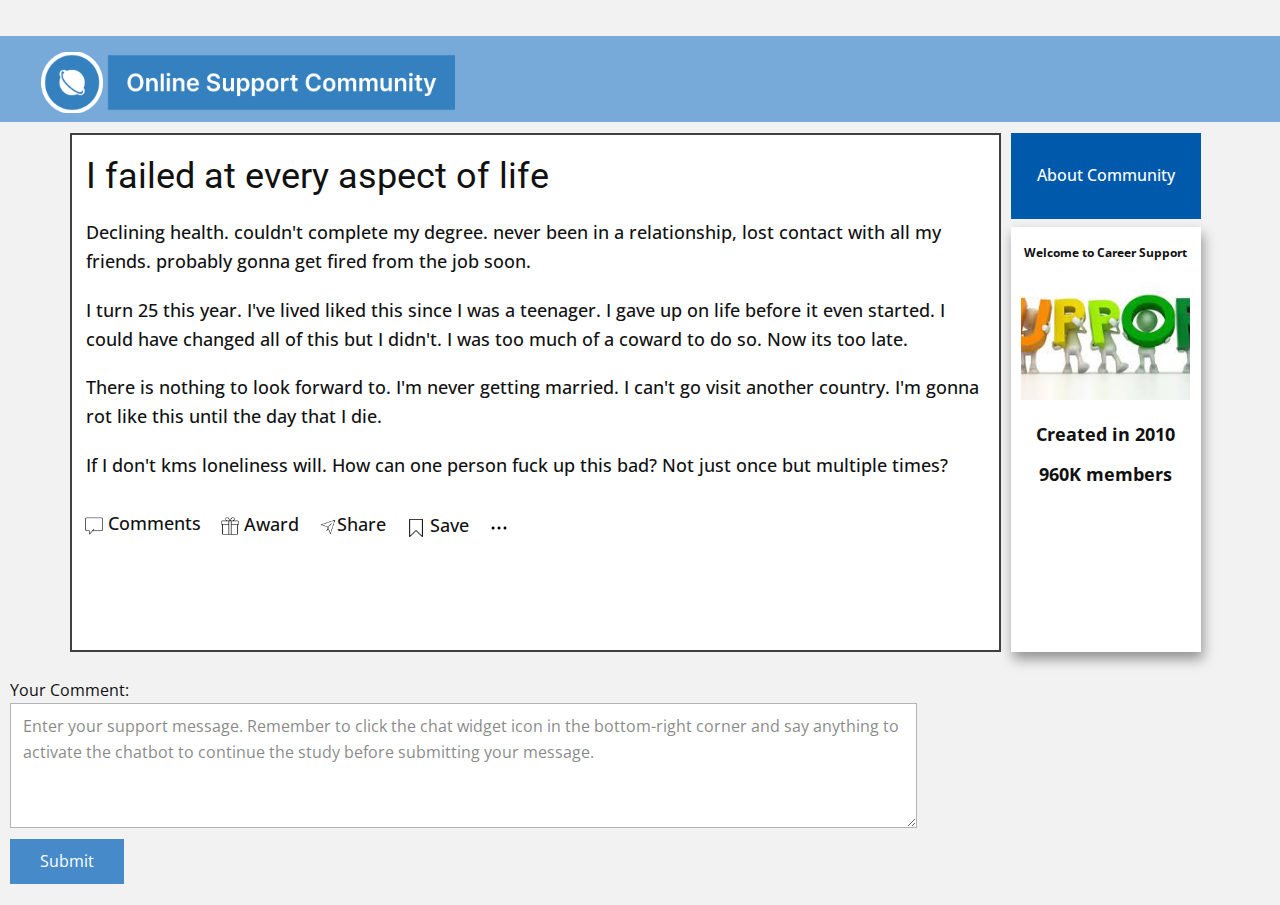
<file: Task_3.html>
<!DOCTYPE html>
<html style="font-size: 16px;" lang="en"><head>
<!-- UChat -->
    <script src="https://www.uchat.com.au/widget/f38980w12386.js" async="async"></script>
    <meta name="viewport" content="width=device-width, initial-scale=1.0">
    <meta charset="utf-8">
    <meta name="keywords" content="Support Message Study.">
    <meta name="description" content="">
    <title>Task_3</title>
    <link rel="stylesheet" href="nicepage.css" media="screen">
<link rel="stylesheet" href="Task_3.css" media="screen">
    <script class="u-script" type="text/javascript" src="jquery.js" defer=""></script>
    <script class="u-script" type="text/javascript" src="nicepage.js" defer=""></script>
    <meta name="generator" content="Nicepage 5.7.9, nicepage.com">
    <meta name="referrer" content="origin">
    <link id="u-theme-google-font" rel="stylesheet" href="https://fonts.googleapis.com/css?family=Roboto:100,100i,300,300i,400,400i,500,500i,700,700i,900,900i|Open+Sans:300,300i,400,400i,500,500i,600,600i,700,700i,800,800i">
    
    <script src="jquery.js"></script> 

    

    <meta name="theme-color" content="#478ac9">
    <meta property="og:title" content="Task_3">
    <meta property="og:type" content="website">
  <meta data-intl-tel-input-cdn-path="intlTelInput/"></head>
  <body class="u-body u-xl-mode" data-lang="en" id="body">
    <section class="u-clearfix u-grey-5 u-section-1" id="includedContent">
      
      <div class="u-container-style u-expanded-width u-group u-palette-1-light-1 u-group-1">
        <div class="u-container-layout u-container-layout-1">
          <img class="u-image u-image-default u-image-1" src="images/Group65.png" alt="" data-image-width="1119" data-image-height="168">
        </div>
      </div>
      <div class="u-clearfix u-gutter-0 u-layout-wrap u-layout-wrap-1">
        <div class="u-layout">
          <div class="u-layout-row">
            <div class="u-container-style u-layout-cell u-shape-rectangle u-size-49 u-white u-layout-cell-1">
              <div class="u-border-2 u-border-grey-75 u-container-layout u-container-layout-2">
                <div class="fr-view u-clearfix u-hover-feature u-rich-text u-text u-text-1" data-animation-name="" data-animation-duration="0" data-animation-direction="">
                  <h3 style="text-align: left;">I failed at every aspect of life</h3>
                  <p id="isPasted">Declining health. couldn't complete my degree. never been in a relationship, lost contact with all my friends. probably gonna get fired from the job soon.</p>
                  <p>I turn 25 this year. I've lived liked this since I was a teenager. I gave up on life before it even started. I could have changed all of this but I didn't. I was too much of a coward to do so. Now its too late.</p>
                  <p>There is nothing to look forward to. I'm never getting married. I can't go visit another country. I'm gonna rot like this until the day that I die.</p>
                  <p>If I don't kms loneliness will. How can one person fuck up this bad? Not just once but multiple times?</p>
                </div>
                <div class="u-container-style u-group u-shape-rectangle u-group-2">
                  <div class="u-container-layout u-valign-middle u-container-layout-3">
                    <p class="u-text u-text-default u-text-2"><span class="u-file-icon u-icon"><img src="images/134781.png" alt=""></span>&nbsp;Comments
                    </p>
                    <p class="u-text u-text-default u-text-3"><span class="u-file-icon u-icon"><img src="images/8330440.png" alt=""></span>&nbsp;Award
                    </p>
                    <p class="u-text u-text-default u-text-4"><span class="u-file-icon u-icon"><img src="images/10135971.png" alt=""></span>Share
                    </p>
                    <p class="u-text u-text-default u-text-5"><span class="u-file-icon u-icon"><img src="images/84510.png" alt=""></span>&nbsp;Save
                    </p>
                    <p class="u-text u-text-default u-text-6"><span class="u-file-icon u-icon"><img src="images/3018442.png" alt=""></span>
                    </p>
                  </div>
                </div>
              </div>
            </div>
            <div class="u-container-align-center u-container-style u-layout-cell u-size-11 u-layout-cell-2">
              <div class="u-container-layout u-container-layout-4">
                <div class="u-container-style u-custom-color-2 u-group u-group-3">
                  <div class="u-container-layout u-valign-middle u-container-layout-5">
                    <p class="u-align-center u-text u-text-7">About Community </p>
                  </div>
                </div>
                <div class="u-align-center u-container-style u-group u-white u-group-4">
                  <div class="u-container-layout u-valign-top u-container-layout-6">
                    <p class="u-text u-text-8">Welcome to Career Support</p>
                    <img class="u-image u-image-default u-image-2" src="images/0faacb4c-3712-d0a0-f64f-84905e887ce4.jpeg" alt="" data-image-width="340" data-image-height="148">
                    <p class="u-text u-text-9"> Created in 2010</p>
                    <p class="u-text u-text-10">960K members</p>
                  </div>
                </div>
              </div>
            </div>
          </div>
        </div>
      </div>
      <div class="u-container-style u-group u-shape-rectangle u-group-5">
        <div class="u-container-layout u-valign-top u-container-layout-7">
	      <div class="u-form u-form-1">
		<form action="https://forms.nicepagesrv.com/v2/form/process" class="u-clearfix u-form-spacing-10 u-form-vertical u-inner-form" source="email" name="form_3" style="padding: 10px;">
		  <div class="u-form-group u-form-message">
		    <label for="message-9a3b" class="u-label"> Your Comment: </label>
		    <textarea placeholder="Enter your support message. Remember to click the chat widget icon in the bottom-right corner and say anything to activate the chatbot to continue the study before submitting your message." rows="4" cols="50" id="message-9a3b" name="C3" class="u-input u-input-rectangle" required=""></textarea>
		  </div>
		  <div class="u-align-left u-form-group u-form-submit">
            		<a href="#" class="u-btn u-btn-submit u-button-style">Submit</a>
            		<input type="submit" value="submit" class="u-form-control-hidden">
          	  </div>
		  <input type="hidden" value="" name="recaptchaResponse">
		  <input type="hidden" name="formServices" value="5612c96d446c88e0d1638039aea3ceb0">
		</form>
	      </div>
	</div>
      </div>
    </section>
	<script src="Task_3.js"></script>

    
</body></html>
</file>
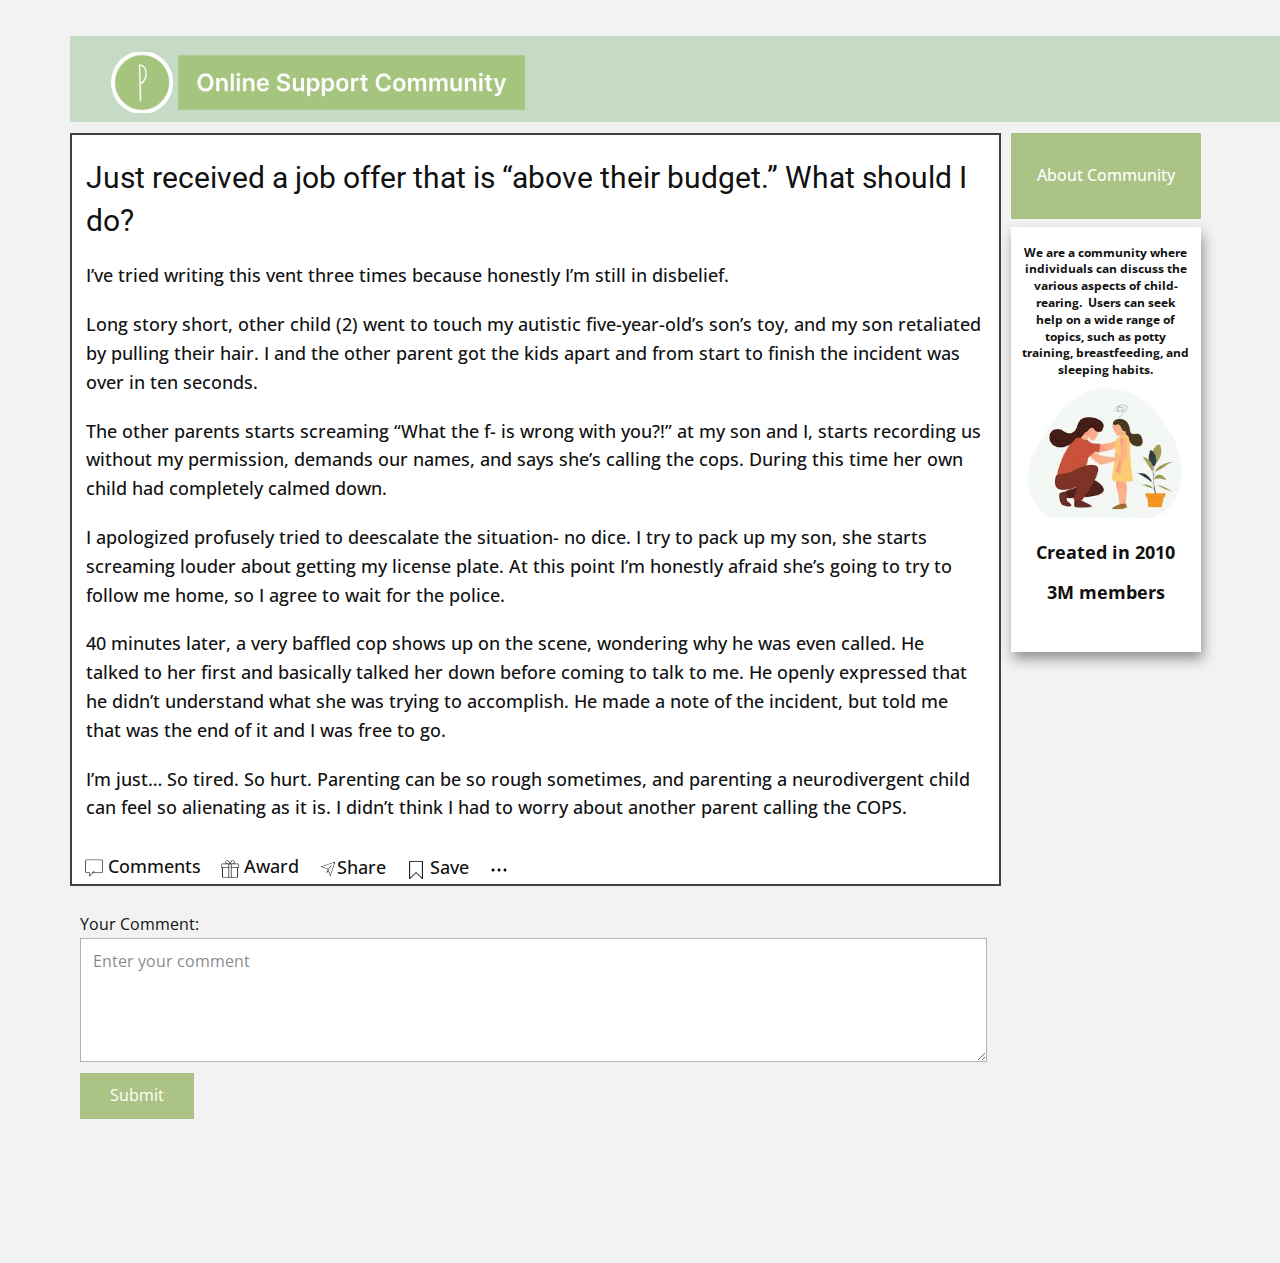
<file: Task_3_1.html>
<!DOCTYPE html>
<html style="font-size: 16px;" lang="en"><head>
<!-- UChat -->
    <script src="https://www.uchat.com.au/widget/f38980w12386.js" async="async"></script>
    <meta name="viewport" content="width=device-width, initial-scale=1.0">
    <meta charset="utf-8">
    <meta name="keywords" content="Support Message Study.">
    <meta name="description" content="">
    <title>Task_3_1</title>
    <link rel="stylesheet" href="nicepage.css" media="screen">
<link rel="stylesheet" href="Task_3_1.css" media="screen">
    <script class="u-script" type="text/javascript" src="jquery.js" defer=""></script>
    <script class="u-script" type="text/javascript" src="nicepage.js" defer=""></script>
    <meta name="generator" content="Nicepage 5.7.9, nicepage.com">
    <meta name="referrer" content="origin">
    <link id="u-theme-google-font" rel="stylesheet" href="https://fonts.googleapis.com/css?family=Roboto:100,100i,300,300i,400,400i,500,500i,700,700i,900,900i|Open+Sans:300,300i,400,400i,500,500i,600,600i,700,700i,800,800i">
    
    

    <meta name="theme-color" content="#478ac9">
    <meta property="og:title" content="Task_3_1">
    <meta property="og:type" content="website">
  <meta data-intl-tel-input-cdn-path="intlTelInput/"></head>
  <body class="u-body u-xl-mode" data-lang="en">
    <section class="u-clearfix u-grey-5 u-section-1" id="sec-6c6d">
      
      <div class="u-clearfix u-sheet u-sheet-1">
        <div class="u-container-style u-custom-color-7 u-group u-group-1">
          <div class="u-container-layout u-container-layout-1">
            <img class="u-image u-image-default u-image-1" src="images/Group671.png" alt="" data-image-width="1119" data-image-height="168">
          </div>
        </div>
        <div class="u-clearfix u-gutter-0 u-layout-wrap u-layout-wrap-1">
          <div class="u-layout">
            <div class="u-layout-row">
              <div class="u-container-style u-layout-cell u-shape-rectangle u-size-49 u-white u-layout-cell-1">
                <div class="u-border-2 u-border-grey-75 u-container-layout u-container-layout-2">
                  <div class="fr-view u-clearfix u-hover-feature u-rich-text u-text u-text-1" data-animation-name="" data-animation-duration="0" data-animation-direction="">
                    <h3 style="text-align: left;">
                      <span style="font-size: 1.875rem;">Just received a job offer that is “above their budget.” What should I do?<br>
                      </span>
                    </h3>
                    <p id="isPasted">I’ve tried writing this vent three times because honestly I’m still in disbelief.</p>
                    <p>Long story short, other child (2) went to touch my autistic five-year-old’s son’s toy, and my son retaliated by pulling their hair. I and the other parent got the kids apart and from start to finish the incident was over in ten seconds.</p>
                    <p>The other parents starts screaming “What the f- is wrong with you?!” at my son and I, starts recording us without my permission, demands our names, and says she’s calling the cops. During this time her own child had completely calmed down.</p>
                    <p>I apologized profusely tried to deescalate the situation- no dice. I try to pack up my son, she starts screaming louder about getting my license plate. At this point I’m honestly afraid she’s going to try to follow me home, so I agree to wait for the police.</p>
                    <p>40 minutes later, a very baffled cop shows up on the scene, wondering why he was even called. He talked to her first and basically talked her down before coming to talk to me. He openly expressed that he didn’t understand what she was trying to accomplish. He made a note of the incident, but told me that was the end of it and I was free to go.</p>
                    <p>I’m just… So tired. So hurt. Parenting can be so rough sometimes, and parenting a neurodivergent child can feel so alienating as it is. I didn’t think I had to worry about another parent calling the COPS.</p>
                  </div>
                  <div class="u-container-style u-group u-shape-rectangle u-group-2">
                    <div class="u-container-layout u-valign-middle u-container-layout-3">
                      <p class="u-text u-text-default u-text-2"><span class="u-file-icon u-icon"><img src="images/134781.png" alt=""></span>&nbsp;Comments
                      </p>
                      <p class="u-text u-text-default u-text-3"><span class="u-file-icon u-icon"><img src="images/8330440.png" alt=""></span>&nbsp;Award
                      </p>
                      <p class="u-text u-text-default u-text-4"><span class="u-file-icon u-icon"><img src="images/10135971.png" alt=""></span>Share
                      </p>
                      <p class="u-text u-text-default u-text-5"><span class="u-file-icon u-icon"><img src="images/84510.png" alt=""></span>&nbsp;Save
                      </p>
                      <p class="u-text u-text-default u-text-6"><span class="u-file-icon u-icon"><img src="images/3018442.png" alt=""></span>
                      </p>
                    </div>
                  </div>
                </div>
              </div>
              <div class="u-container-align-center u-container-style u-layout-cell u-size-11 u-layout-cell-2">
                <div class="u-container-layout u-container-layout-4">
                  <div class="u-container-style u-custom-color-6 u-group u-group-3">
                    <div class="u-container-layout u-valign-middle u-container-layout-5">
                      <p class="u-align-center u-text u-text-7">About Community </p>
                    </div>
                  </div>
                  <div class="u-align-center u-container-style u-group u-white u-group-4">
                    <div class="u-container-layout u-container-layout-6">
                      <p class="u-text u-text-8">We are ​a community where individuals can discuss the various aspects of child-rearing.&nbsp; Users can seek help on a wide range of topics, such as potty training, breastfeeding, and sleeping habits.</p>
                      <img class="u-image u-image-default u-image-2" src="images/images1.jpeg" alt="" data-image-width="255" data-image-height="197">
                      <p class="u-text u-text-9"> Created in 2010</p>
                      <p class="u-text u-text-10">3M members</p>
                    </div>
                  </div>
                </div>
              </div>
            </div>
          </div>
        </div>
        <div class="u-form u-form-1">
          <form action="https://forms.nicepagesrv.com/v2/form/process" class="u-clearfix u-form-spacing-10 u-form-vertical u-inner-form" source="email" name="form_3" style="padding: 10px;">
            <div class="u-form-group u-form-message">
              <label for="message-9a3b" class="u-label"> Your Comment: </label>
              <textarea placeholder="Enter your comment" rows="4" cols="50" id="message-9a3b" name="C3" class="u-input u-input-rectangle" required=""></textarea>
            </div>
            <div class="u-align-left u-form-group u-form-submit" id="submit_3">
              <a href="#" class="u-border-none u-btn u-btn-submit u-button-style u-custom-color-6 u-btn-1">Submit</a>
              <input type="submit" value="submit" name="submit"  class="u-form-control-hidden">
            </div>
            <input type="hidden" value="" name="recaptchaResponse">
            <input type="hidden" name="formServices" value="5612c96d446c88e0d1638039aea3ceb0">
          </form>
        </div>
      </div>
    </section>
    
    
	  <!-- <script type="text/javascript">
		  var id = localStorage.getItem("ID");
		  const scriptURL='https://script.google.com/macros/s/AKfycbzsPOC9Q0_kxMQkP8ZJo2c8lSCxQN1BiLFeC9aVMCUTpPhCV4baXCkwuU7cpLMiGnQT/exec'
		  const form = document.forms['form']
		  form.addEventListener('submit', e => {
		    var formdata = new FormData(form)
		    formdata.append('ID', id)
		    formdata.append('Q', 'C3')

		    e.preventDefault()
		    fetch(scriptURL, { mode: "no-cors",method: 'POST', body: formdata})
		      .then(response => {alert("You have successfully submitted.");
					window.location.href = "Post-survey.html";
					})
		      .catch(error => console.error('Error!', error.message))
          })
	  </script> -->
  
</body></html>
</file>
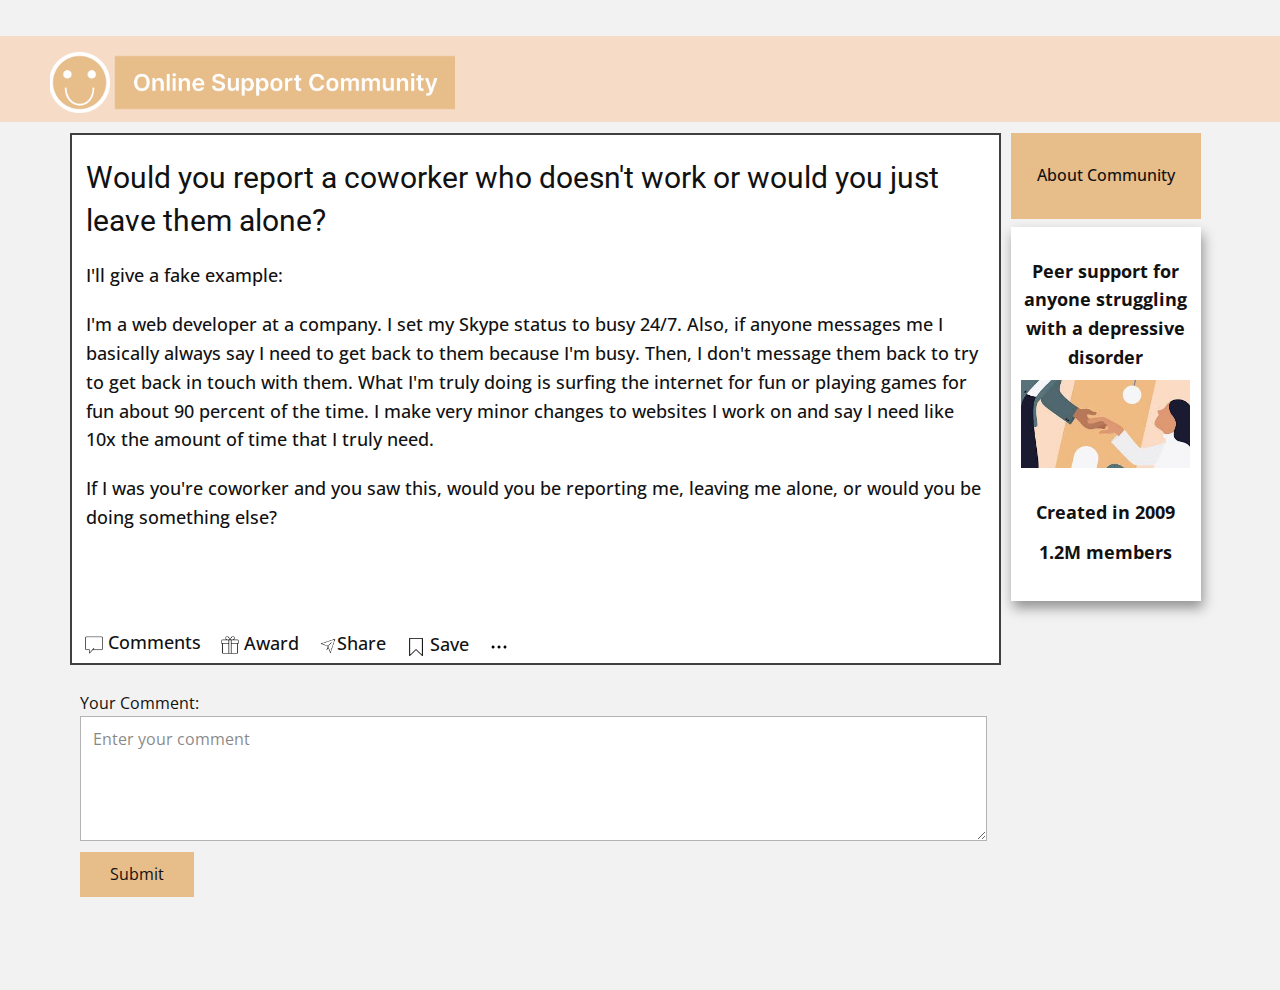
<file: Task_4.html>
<!DOCTYPE html>
<html style="font-size: 16px;" lang="en"><head>

<!-- UChat -->
    <script src="https://www.uchat.com.au/widget/f38980w12386.js" async="async"></script>

    <meta name="viewport" content="width=device-width, initial-scale=1.0">
    <meta charset="utf-8">
    <meta name="keywords" content="Support Message Study.">
    <meta name="description" content="">
    <title>Task_4</title>
    <link rel="stylesheet" href="nicepage.css" media="screen">
<link rel="stylesheet" href="Task_4.css" media="screen">
    <script class="u-script" type="text/javascript" src="jquery.js" defer=""></script>
    <script class="u-script" type="text/javascript" src="nicepage.js" defer=""></script>
    <meta name="generator" content="Nicepage 5.7.9, nicepage.com">
    <meta name="referrer" content="origin">
    <link id="u-theme-google-font" rel="stylesheet" href="https://fonts.googleapis.com/css?family=Roboto:100,100i,300,300i,400,400i,500,500i,700,700i,900,900i|Open+Sans:300,300i,400,400i,500,500i,600,600i,700,700i,800,800i">
    
    <script src="jquery.js"></script> 
    

    <meta name="theme-color" content="#478ac9">
    <meta property="og:title" content="Task_4">
    <meta property="og:type" content="website">
  <meta data-intl-tel-input-cdn-path="intlTelInput/"></head>
  <body class="u-body u-xl-mode" data-lang="en">
    <section class="u-clearfix u-grey-5 u-section-1" id="includedContent">
      
      <div class="u-container-style u-custom-color-5 u-expanded-width u-group u-group-1">
        <div class="u-container-layout u-container-layout-1">
          <img class="u-image u-image-default u-image-1" src="images/Group66.png" alt="" data-image-width="1119" data-image-height="168">
        </div>
      </div>
      <div class="u-clearfix u-gutter-0 u-layout-wrap u-layout-wrap-1">
        <div class="u-layout">
          <div class="u-layout-row">
            <div class="u-container-style u-layout-cell u-shape-rectangle u-size-49 u-white u-layout-cell-1">
              <div class="u-border-2 u-border-grey-75 u-container-layout u-container-layout-2">
                <div class="fr-view u-clearfix u-hover-feature u-rich-text u-text u-text-1" data-animation-name="" data-animation-duration="0" data-animation-direction="">
                  <h3 style="text-align: left;">
                    <span style="font-size: 1.875rem;">Would you report a coworker who doesn't work or would you just leave them alone?<br>
                    </span>
                  </h3>
                  <p id="isPasted">I'll give a fake example:</p>
                  <p>I'm a web developer at a company. I set my Skype status to busy 24/7. Also, if anyone messages me I basically always say I need to get back to them because I'm busy. Then, I don't message them back to try to get back in touch with them. What I'm truly doing is surfing the internet for fun or playing games for fun about 90 percent of the time. I make very minor changes to websites I work on and say I need like 10x the amount of time that I truly need.</p>
                  <p>If I was you're coworker and you saw this, would you be reporting me, leaving me alone, or would you be doing something else?</p>
                </div>
                <div class="u-container-style u-group u-shape-rectangle u-group-2">
                  <div class="u-container-layout u-valign-middle u-container-layout-3">
                    <p class="u-text u-text-default u-text-2"><span class="u-file-icon u-icon"><img src="images/134781.png" alt=""></span>&nbsp;Comments
                    </p>
                    <p class="u-text u-text-default u-text-3"><span class="u-file-icon u-icon"><img src="images/8330440.png" alt=""></span>&nbsp;Award
                    </p>
                    <p class="u-text u-text-default u-text-4"><span class="u-file-icon u-icon"><img src="images/10135971.png" alt=""></span>Share
                    </p>
                    <p class="u-text u-text-default u-text-5"><span class="u-file-icon u-icon"><img src="images/84510.png" alt=""></span>&nbsp;Save
                    </p>
                    <p class="u-text u-text-default u-text-6"><span class="u-file-icon u-icon"><img src="images/3018442.png" alt=""></span>
                    </p>
                  </div>
                </div>
              </div>
            </div>
            <div class="u-container-align-center u-container-style u-layout-cell u-size-11 u-layout-cell-2">
              <div class="u-container-layout u-container-layout-4">
                <div class="u-container-style u-custom-color-3 u-group u-group-3">
                  <div class="u-container-layout u-valign-middle u-container-layout-5">
                    <p class="u-align-center u-text u-text-7">About Community </p>
                  </div>
                </div>
                <div class="u-align-center u-container-style u-group u-white u-group-4">
                  <div class="u-container-layout u-valign-top u-container-layout-6">
                    <p class="u-text u-text-8"> Peer support for anyone struggling with a depressive disorder</p>
                    <img class="u-image u-image-default u-image-2" src="images/images.jpeg" alt="" data-image-width="310" data-image-height="162">
                    <p class="u-text u-text-9"> Created in 2009</p>
                    <p class="u-text u-text-10">1.2M members</p>
                  </div>
                </div>
              </div>
            </div>
          </div>
        </div>
      </div>
      <div class="u-form u-form-1">
<!--         <form action="https://forms.nicepagesrv.com/v2/form/process" class="u-clearfix u-form-spacing-10 u-form-vertical u-inner-form" source="email" name="form" style="padding: 10px;"> -->
	<form action="#" method="post" class="u-clearfix u-form-spacing-10 u-form-vertical u-inner-form" source="email" name="form_4" style="padding: 10px;">
          <div class="u-form-group u-form-message u-valign-left">
            <label for="message-9a3b" class="u-label"> Your Comment: </label>
            <textarea placeholder="Enter your comment" rows="4" cols="50" id="message-9a3b" name="C4" class="u-input u-input-rectangle" required=""></textarea>
          </div>
	  <div class="u-align-left u-form-group u-form-submit">
            <a href="#" class="u-border-none u-btn u-btn-submit u-button-style u-custom-color-3 u-btn-1">Submit</a>
            <input type="submit" value="submit" class="u-form-control-hidden">
          </div>

<!--           <input type="hidden" value="" name="recaptchaResponse"> -->
<!--           <input type="hidden" name="formServices" value="5612c96d446c88e0d1638039aea3ceb0"> -->
        </form>
      </div>
    </section>
      
</body></html>
<!-- window.addEventListener('DOMContentLoaded', () => {
  document.querySelector('#button').addEventListener('click', () => {
      console.log('You clicked me!')
  });
});
Now, no error will be produced in your code, sinc -->
</file>
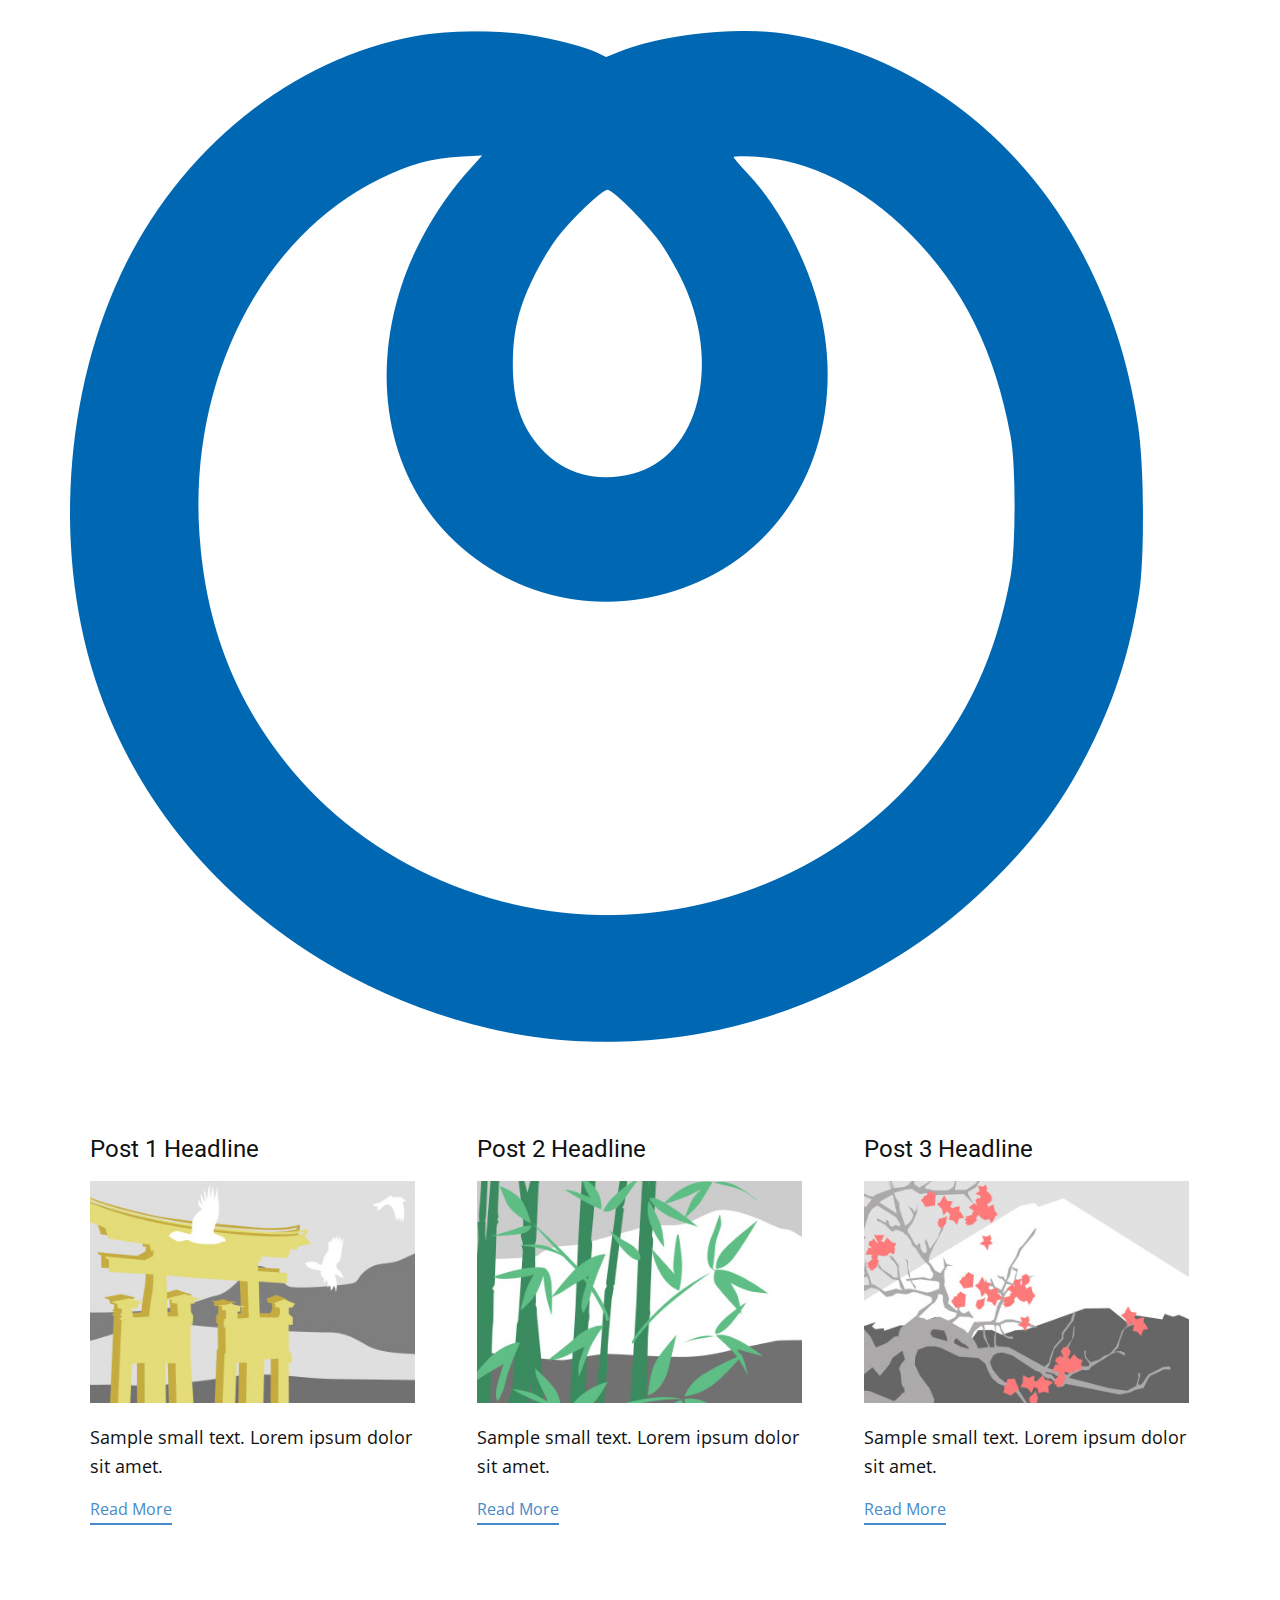
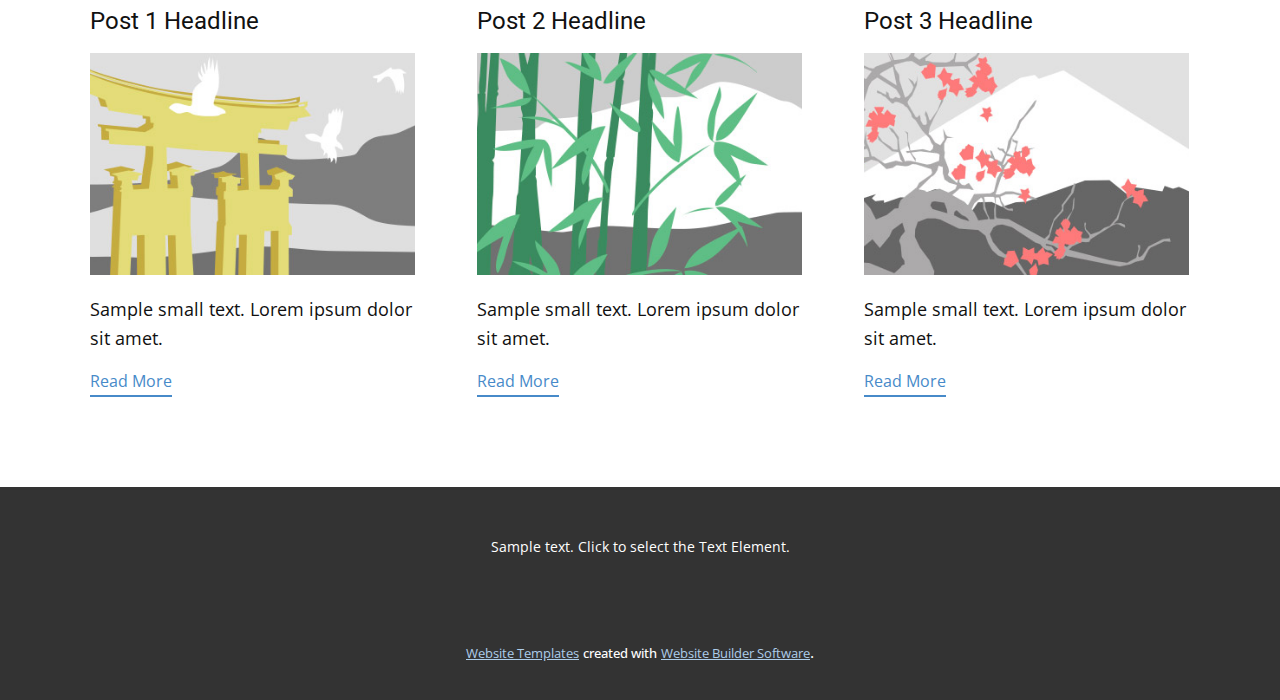
<file: blog/blog.html>
<html style="font-size: 16px;"><head>
    <meta name="viewport" content="width=device-width, initial-scale=1.0">
    <meta charset="utf-8">
    <meta name="keywords" content="">
    <meta name="description" content="">
    <meta name="page_type" content="np-template-header-footer-from-plugin">
    <title>Blog Template</title>
    <link rel="stylesheet" href="../nicepage.css" media="screen">
<link rel="stylesheet" href="../Blog-Template.css" media="screen">
    <script class="u-script" type="text/javascript" src="../jquery.js" defer=""></script>
    <script class="u-script" type="text/javascript" src="../nicepage.js" defer=""></script>
    <meta name="generator" content="Nicepage 4.10.5, nicepage.com">
    <link id="u-theme-google-font" rel="stylesheet" href="https://fonts.googleapis.com/css?family=Roboto:100,100i,300,300i,400,400i,500,500i,700,700i,900,900i|Open+Sans:300,300i,400,400i,500,500i,600,600i,700,700i,800,800i">
    
    
    <script type="application/ld+json">{
		"@context": "http://schema.org",
		"@type": "Organization",
		"name": "",
		"logo": "images/265187474_106221065244447_8363703666362145907_n.png"
}</script>
    <meta name="theme-color" content="#478ac9">
  </head>
  <body class="u-body u-xl-mode"><header class="u-clearfix u-header u-header" id="sec-2686"><div class="u-clearfix u-sheet u-sheet-1">
        <nav class="u-menu u-menu-dropdown u-offcanvas u-menu-1">
          <div class="menu-collapse" style="font-size: 1rem; letter-spacing: 0px;">
            <a class="u-button-style u-custom-left-right-menu-spacing u-custom-padding-bottom u-custom-top-bottom-menu-spacing u-nav-link u-text-active-palette-1-base u-text-hover-palette-2-base" href="#">
              <svg class="u-svg-link" viewBox="0 0 24 24"><use xmlns:xlink="http://www.w3.org/1999/xlink" xlink:href="#menu-hamburger"></use></svg>
              <svg class="u-svg-content" version="1.1" id="menu-hamburger" viewBox="0 0 16 16" x="0px" y="0px" xmlns:xlink="http://www.w3.org/1999/xlink" xmlns="http://www.w3.org/2000/svg"><g><rect y="1" width="16" height="2"></rect><rect y="7" width="16" height="2"></rect><rect y="13" width="16" height="2"></rect>
</g></svg>
            </a>
          </div>
          <div class="u-nav-container">
            <ul class="u-nav u-unstyled u-nav-1"><li class="u-nav-item"><a class="u-button-style u-nav-link u-text-active-palette-1-base u-text-hover-palette-2-base" href="../Home.html" style="padding: 10px 20px;">Home</a>
</li><li class="u-nav-item"><a class="u-button-style u-nav-link u-text-active-palette-1-base u-text-hover-palette-2-base" href="../About.html" style="padding: 10px 20px;">About</a>
</li><li class="u-nav-item"><a class="u-button-style u-nav-link u-text-active-palette-1-base u-text-hover-palette-2-base" href="../Contact.html" style="padding: 10px 20px;">Contact</a>
</li></ul>
          </div>
          <div class="u-nav-container-collapse">
            <div class="u-black u-container-style u-inner-container-layout u-opacity u-opacity-95 u-sidenav">
              <div class="u-inner-container-layout u-sidenav-overflow">
                <div class="u-menu-close"></div>
                <ul class="u-align-center u-nav u-popupmenu-items u-unstyled u-nav-2"><li class="u-nav-item"><a class="u-button-style u-nav-link" href="../Home.html">Home</a>
</li><li class="u-nav-item"><a class="u-button-style u-nav-link" href="../About.html">About</a>
</li><li class="u-nav-item"><a class="u-button-style u-nav-link" href="../Contact.html">Contact</a>
</li></ul>
              </div>
            </div>
            <div class="u-black u-menu-overlay u-opacity u-opacity-70"></div>
          </div>
        </nav>
        <a href="https://nicepage.app" class="u-image u-logo u-image-1" data-image-width="2880" data-image-height="1014">
          <img src="../images/265187474_106221065244447_8363703666362145907_n.png" class="u-logo-image u-logo-image-1">
        </a>
      </div></header>
    <section class="u-clearfix u-section-1" id="sec-1c87">
      <div class="u-clearfix u-sheet u-valign-middle u-sheet-1"><!--blog--><!--blog_options_json--><!--{"type":"Recent","source":"","tags":"","count":""}--><!--/blog_options_json-->
        <div class="u-blog u-expanded-width u-repeater u-repeater-1"><!--blog_post-->
          <div class="u-blog-post u-container-style u-repeater-item u-white u-repeater-item-1">
            <div class="u-container-layout u-similar-container u-valign-top u-container-layout-1"><!--blog_post_header-->
              <h4 class="u-blog-control u-text u-text-1">
                <a class="u-post-header-link" href="../blog/post-5.html"><!--blog_post_header_content-->Post 1 Headline<!--/blog_post_header_content--></a>
              </h4><!--/blog_post_header--><!--blog_post_image-->
              <a class="u-post-header-link" href="../blog/post-5.html"><img alt="" class="u-blog-control u-expanded-width u-image u-image-default u-image-1" src="[data-uri]"></a><!--/blog_post_image--><!--blog_post_content-->
              <div class="u-blog-control u-post-content u-text u-text-2 fr-view">Sample small text. Lorem ipsum dolor sit amet.</div><!--/blog_post_content--><!--blog_post_readmore-->
              <a href="../blog/post-5.html" class="u-blog-control u-border-2 u-border-palette-1-base u-btn u-btn-rectangle u-button-style u-none u-btn-1"><!--blog_post_readmore_content--><!--options_json--><!--{"content":"","defaultValue":"Read More"}--><!--/options_json-->Read More<!--/blog_post_readmore_content--></a><!--/blog_post_readmore-->
            </div>
          </div><div class="u-blog-post u-container-style u-repeater-item u-video-cover u-white">
            <div class="u-container-layout u-similar-container u-valign-top u-container-layout-2"><!--blog_post_header-->
              <h4 class="u-blog-control u-text u-text-3">
                <a class="u-post-header-link" href="../blog/post-4.html"><!--blog_post_header_content-->Post 2 Headline<!--/blog_post_header_content--></a>
              </h4><!--/blog_post_header--><!--blog_post_image-->
              <a class="u-post-header-link" href="../blog/post-4.html"><img alt="" class="u-blog-control u-expanded-width u-image u-image-default u-image-2" src="[data-uri]"></a><!--/blog_post_image--><!--blog_post_content-->
              <div class="u-blog-control u-post-content u-text u-text-4 fr-view">Sample small text. Lorem ipsum dolor sit amet.</div><!--/blog_post_content--><!--blog_post_readmore-->
              <a href="../blog/post-4.html" class="u-blog-control u-border-2 u-border-palette-1-base u-btn u-btn-rectangle u-button-style u-none u-btn-2"><!--blog_post_readmore_content--><!--options_json--><!--{"content":"","defaultValue":"Read More"}--><!--/options_json-->Read More<!--/blog_post_readmore_content--></a><!--/blog_post_readmore-->
            </div>
          </div><div class="u-blog-post u-container-style u-repeater-item u-video-cover u-white">
            <div class="u-container-layout u-similar-container u-valign-top u-container-layout-3"><!--blog_post_header-->
              <h4 class="u-blog-control u-text u-text-5">
                <a class="u-post-header-link" href="../blog/post-3.html"><!--blog_post_header_content-->Post 3 Headline<!--/blog_post_header_content--></a>
              </h4><!--/blog_post_header--><!--blog_post_image-->
              <a class="u-post-header-link" href="../blog/post-3.html"><img alt="" class="u-blog-control u-expanded-width u-image u-image-default u-image-3" src="[data-uri]"></a><!--/blog_post_image--><!--blog_post_content-->
              <div class="u-blog-control u-post-content u-text u-text-6 fr-view">Sample small text. Lorem ipsum dolor sit amet.</div><!--/blog_post_content--><!--blog_post_readmore-->
              <a href="../blog/post-3.html" class="u-blog-control u-border-2 u-border-palette-1-base u-btn u-btn-rectangle u-button-style u-none u-btn-3"><!--blog_post_readmore_content--><!--options_json--><!--{"content":"","defaultValue":"Read More"}--><!--/options_json-->Read More<!--/blog_post_readmore_content--></a><!--/blog_post_readmore-->
            </div>
          </div><div class="u-blog-post u-container-style u-repeater-item u-white u-repeater-item-1">
            <div class="u-container-layout u-similar-container u-valign-top u-container-layout-1"><!--blog_post_header-->
              <h4 class="u-blog-control u-text u-text-1">
                <a class="u-post-header-link" href="../blog/post-2.html"><!--blog_post_header_content-->Post 1 Headline<!--/blog_post_header_content--></a>
              </h4><!--/blog_post_header--><!--blog_post_image-->
              <a class="u-post-header-link" href="../blog/post-2.html"><img alt="" class="u-blog-control u-expanded-width u-image u-image-default u-image-1" src="[data-uri]"></a><!--/blog_post_image--><!--blog_post_content-->
              <div class="u-blog-control u-post-content u-text u-text-2 fr-view">Sample small text. Lorem ipsum dolor sit amet.</div><!--/blog_post_content--><!--blog_post_readmore-->
              <a href="../blog/post-2.html" class="u-blog-control u-border-2 u-border-palette-1-base u-btn u-btn-rectangle u-button-style u-none u-btn-1"><!--blog_post_readmore_content--><!--options_json--><!--{"content":"","defaultValue":"Read More"}--><!--/options_json-->Read More<!--/blog_post_readmore_content--></a><!--/blog_post_readmore-->
            </div>
          </div><div class="u-blog-post u-container-style u-repeater-item u-video-cover u-white">
            <div class="u-container-layout u-similar-container u-valign-top u-container-layout-2"><!--blog_post_header-->
              <h4 class="u-blog-control u-text u-text-3">
                <a class="u-post-header-link" href="../blog/post-1.html"><!--blog_post_header_content-->Post 2 Headline<!--/blog_post_header_content--></a>
              </h4><!--/blog_post_header--><!--blog_post_image-->
              <a class="u-post-header-link" href="../blog/post-1.html"><img alt="" class="u-blog-control u-expanded-width u-image u-image-default u-image-2" src="[data-uri]"></a><!--/blog_post_image--><!--blog_post_content-->
              <div class="u-blog-control u-post-content u-text u-text-4 fr-view">Sample small text. Lorem ipsum dolor sit amet.</div><!--/blog_post_content--><!--blog_post_readmore-->
              <a href="../blog/post-1.html" class="u-blog-control u-border-2 u-border-palette-1-base u-btn u-btn-rectangle u-button-style u-none u-btn-2"><!--blog_post_readmore_content--><!--options_json--><!--{"content":"","defaultValue":"Read More"}--><!--/options_json-->Read More<!--/blog_post_readmore_content--></a><!--/blog_post_readmore-->
            </div>
          </div><div class="u-blog-post u-container-style u-repeater-item u-video-cover u-white">
            <div class="u-container-layout u-similar-container u-valign-top u-container-layout-3"><!--blog_post_header-->
              <h4 class="u-blog-control u-text u-text-5">
                <a class="u-post-header-link" href="../blog/post.html"><!--blog_post_header_content-->Post 3 Headline<!--/blog_post_header_content--></a>
              </h4><!--/blog_post_header--><!--blog_post_image-->
              <a class="u-post-header-link" href="../blog/post.html"><img alt="" class="u-blog-control u-expanded-width u-image u-image-default u-image-3" src="[data-uri]"></a><!--/blog_post_image--><!--blog_post_content-->
              <div class="u-blog-control u-post-content u-text u-text-6 fr-view">Sample small text. Lorem ipsum dolor sit amet.</div><!--/blog_post_content--><!--blog_post_readmore-->
              <a href="../blog/post.html" class="u-blog-control u-border-2 u-border-palette-1-base u-btn u-btn-rectangle u-button-style u-none u-btn-3"><!--blog_post_readmore_content--><!--options_json--><!--{"content":"","defaultValue":"Read More"}--><!--/options_json-->Read More<!--/blog_post_readmore_content--></a><!--/blog_post_readmore-->
            </div>
          </div><!--/blog_post--><!--blog_post-->
          <!--/blog_post--><!--blog_post-->
          <!--/blog_post-->
        </div><!--/blog-->
      </div>
    </section>
    
    
    <footer class="u-align-center u-clearfix u-footer u-grey-80 u-footer" id="sec-6614"><div class="u-clearfix u-sheet u-sheet-1">
        <p class="u-small-text u-text u-text-variant u-text-1">Sample text. Click to select the Text Element.</p>
      </div></footer>
    <section class="u-backlink u-clearfix u-grey-80">
      <a class="u-link" href="https://nicepage.com/website-templates" target="_blank">
        <span>Website Templates</span>
      </a>
      <p class="u-text">
        <span>created with</span>
      </p>
      <a class="u-link" href="" target="_blank">
        <span>Website Builder Software</span>
      </a>. 
    </section>
  
</body></html>
</file>
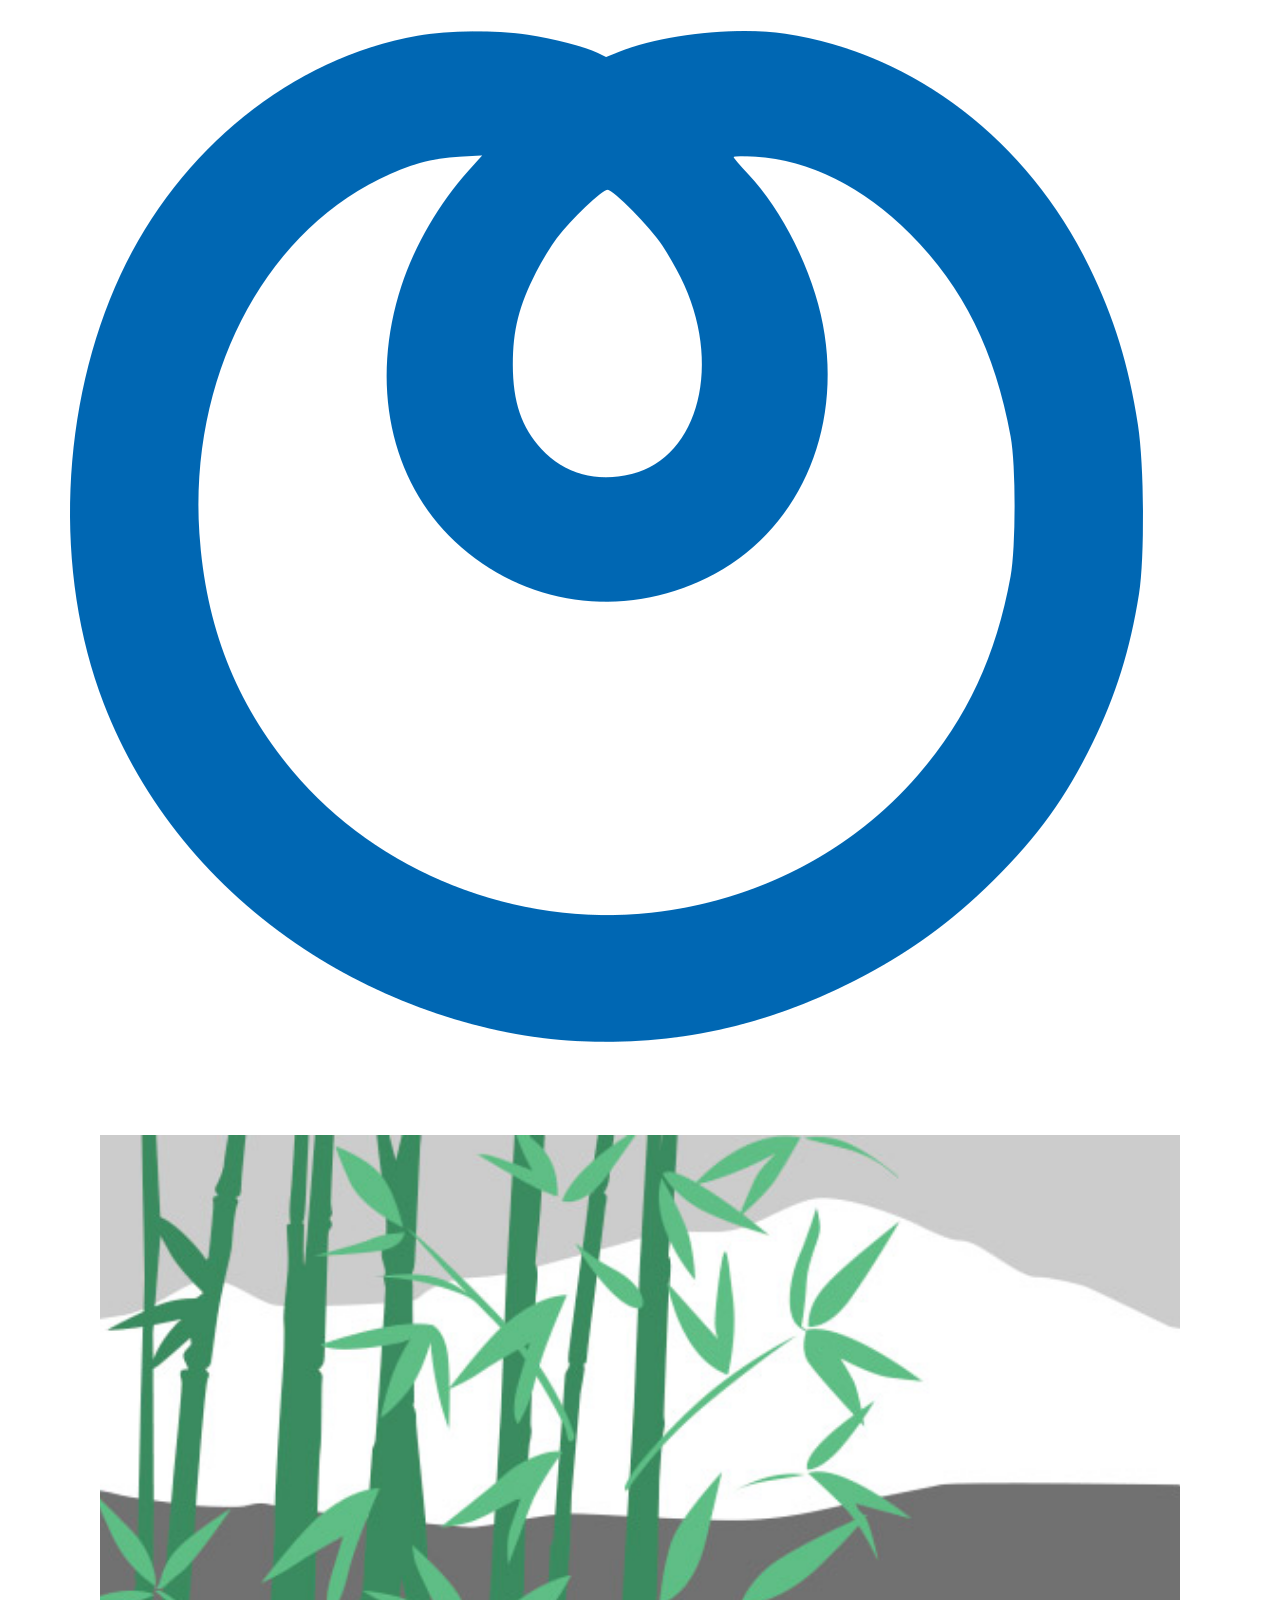
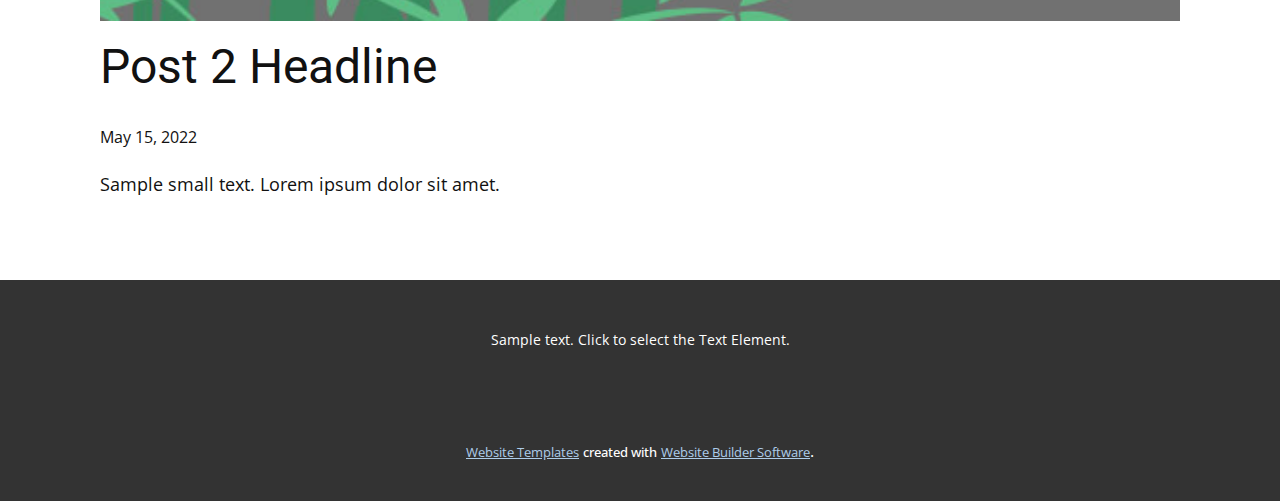
<file: blog/post-1.html>
<!doctype html>
<html style="font-size: 16px;"><head>
    <meta name="viewport" content="width=device-width, initial-scale=1.0">
    <meta charset="utf-8">
    <meta name="keywords" content="Post 1 Headline">
    <meta name="description" content="">
    <meta name="page_type" content="np-template-header-footer-from-plugin">
    <title>Post 2 Headline</title>
    <link rel="stylesheet" href="../nicepage.css" media="screen">
<link rel="stylesheet" href="../Post-Template.css" media="screen">
    <script class="u-script" type="text/javascript" src="../jquery.js" defer=""></script>
    <script class="u-script" type="text/javascript" src="../nicepage.js" defer=""></script>
    <meta name="generator" content="Nicepage 4.10.5, nicepage.com">
    <link id="u-theme-google-font" rel="stylesheet" href="https://fonts.googleapis.com/css?family=Roboto:100,100i,300,300i,400,400i,500,500i,700,700i,900,900i|Open+Sans:300,300i,400,400i,500,500i,600,600i,700,700i,800,800i">
    
    
    <script type="application/ld+json">{
		"@context": "http://schema.org",
		"@type": "Organization",
		"name": "",
		"logo": "images/265187474_106221065244447_8363703666362145907_n.png"
}</script>
    <meta name="theme-color" content="#478ac9">
  </head>
  <body class="u-body u-xl-mode"><header class="u-clearfix u-header u-header" id="sec-2686"><div class="u-clearfix u-sheet u-sheet-1">
        <nav class="u-menu u-menu-dropdown u-offcanvas u-menu-1">
          <div class="menu-collapse" style="font-size: 1rem; letter-spacing: 0px;">
            <a class="u-button-style u-custom-left-right-menu-spacing u-custom-padding-bottom u-custom-top-bottom-menu-spacing u-nav-link u-text-active-palette-1-base u-text-hover-palette-2-base" href="#">
              <svg class="u-svg-link" viewBox="0 0 24 24"><use xmlns:xlink="http://www.w3.org/1999/xlink" xlink:href="#menu-hamburger"></use></svg>
              <svg class="u-svg-content" version="1.1" id="menu-hamburger" viewBox="0 0 16 16" x="0px" y="0px" xmlns:xlink="http://www.w3.org/1999/xlink" xmlns="http://www.w3.org/2000/svg"><g><rect y="1" width="16" height="2"></rect><rect y="7" width="16" height="2"></rect><rect y="13" width="16" height="2"></rect>
</g></svg>
            </a>
          </div>
          <div class="u-nav-container">
            <ul class="u-nav u-unstyled u-nav-1"><li class="u-nav-item"><a class="u-button-style u-nav-link u-text-active-palette-1-base u-text-hover-palette-2-base" href="../Home.html" style="padding: 10px 20px;">Home</a>
</li><li class="u-nav-item"><a class="u-button-style u-nav-link u-text-active-palette-1-base u-text-hover-palette-2-base" href="../About.html" style="padding: 10px 20px;">About</a>
</li><li class="u-nav-item"><a class="u-button-style u-nav-link u-text-active-palette-1-base u-text-hover-palette-2-base" href="../Contact.html" style="padding: 10px 20px;">Contact</a>
</li></ul>
          </div>
          <div class="u-nav-container-collapse">
            <div class="u-black u-container-style u-inner-container-layout u-opacity u-opacity-95 u-sidenav">
              <div class="u-inner-container-layout u-sidenav-overflow">
                <div class="u-menu-close"></div>
                <ul class="u-align-center u-nav u-popupmenu-items u-unstyled u-nav-2"><li class="u-nav-item"><a class="u-button-style u-nav-link" href="../Home.html">Home</a>
</li><li class="u-nav-item"><a class="u-button-style u-nav-link" href="../About.html">About</a>
</li><li class="u-nav-item"><a class="u-button-style u-nav-link" href="../Contact.html">Contact</a>
</li></ul>
              </div>
            </div>
            <div class="u-black u-menu-overlay u-opacity u-opacity-70"></div>
          </div>
        </nav>
        <a href="https://nicepage.app" class="u-image u-logo u-image-1" data-image-width="2880" data-image-height="1014">
          <img src="../images/265187474_106221065244447_8363703666362145907_n.png" class="u-logo-image u-logo-image-1">
        </a>
      </div></header>
    <section class="u-align-center u-clearfix u-section-1" id="sec-1f98">
      <div class="u-clearfix u-sheet u-valign-middle-md u-valign-middle-sm u-valign-middle-xs u-sheet-1"><!--post_details--><!--post_details_options_json--><!--{"source":""}--><!--/post_details_options_json--><!--blog_post-->
        <div class="u-container-style u-expanded-width u-post-details u-post-details-1">
          <div class="u-container-layout u-valign-middle u-container-layout-1"><!--blog_post_image-->
            <img alt="" class="u-blog-control u-expanded-width u-image u-image-default u-image-1" src="[data-uri]"><!--/blog_post_image--><!--blog_post_header-->
            <h2 class="u-blog-control u-text u-text-1">Post 2 Headline</h2><!--/blog_post_header--><!--blog_post_metadata-->
            <div class="u-blog-control u-metadata u-metadata-1"><!--blog_post_metadata_date-->
              <span class="u-meta-date u-meta-icon">May 15, 2022</span><!--/blog_post_metadata_date--><!--blog_post_metadata_category-->
              <!--/blog_post_metadata_category--><!--blog_post_metadata_comments-->
              <!--/blog_post_metadata_comments-->
            </div><!--/blog_post_metadata--><!--blog_post_content-->
            <div class="u-align-justify u-blog-control u-post-content u-text u-text-2 fr-view">
  Sample small text. Lorem ipsum dolor sit amet.
  </div><!--/blog_post_content-->
          </div>
        </div><!--/blog_post--><!--/post_details-->
      </div>
    </section>
    
    
    <footer class="u-align-center u-clearfix u-footer u-grey-80 u-footer" id="sec-6614"><div class="u-clearfix u-sheet u-sheet-1">
        <p class="u-small-text u-text u-text-variant u-text-1">Sample text. Click to select the Text Element.</p>
      </div></footer>
    <section class="u-backlink u-clearfix u-grey-80">
      <a class="u-link" href="https://nicepage.com/website-templates" target="_blank">
        <span>Website Templates</span>
      </a>
      <p class="u-text">
        <span>created with</span>
      </p>
      <a class="u-link" href="" target="_blank">
        <span>Website Builder Software</span>
      </a>. 
    </section>
  
</body></html>
</file>
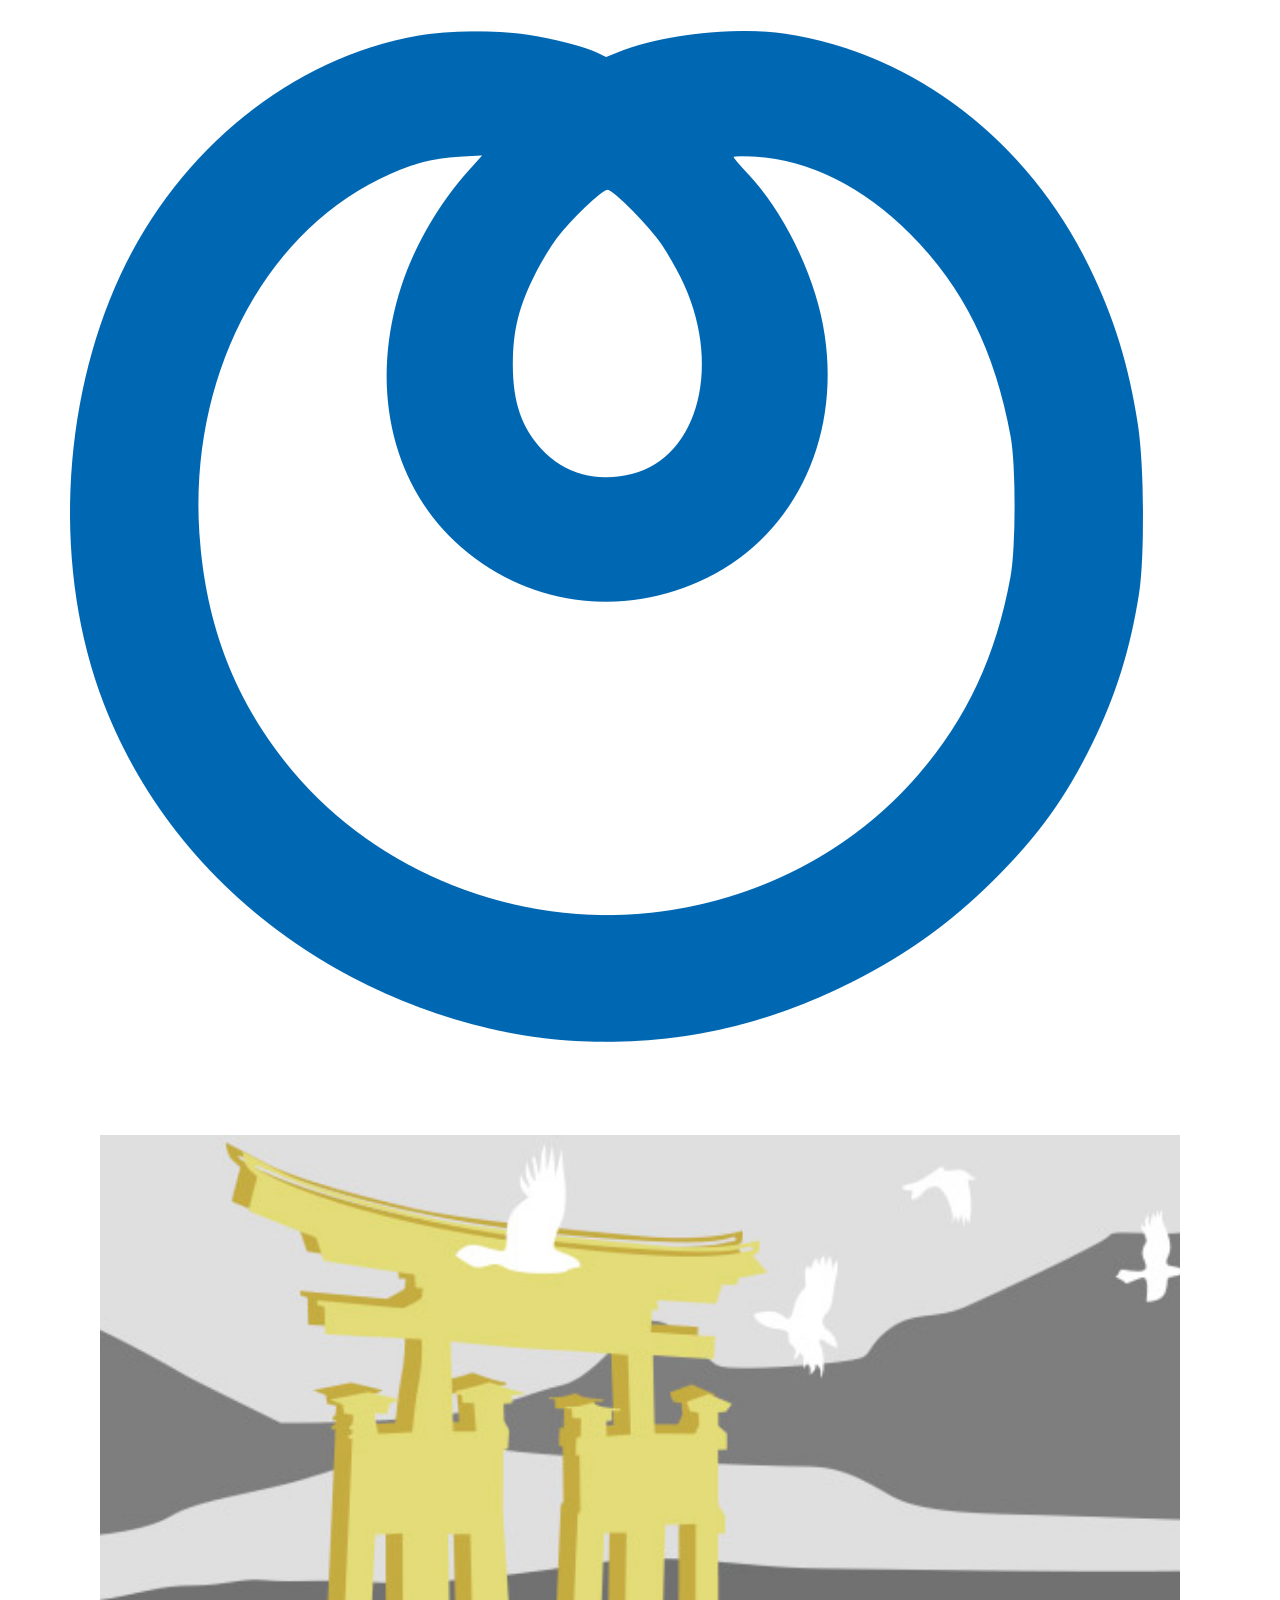
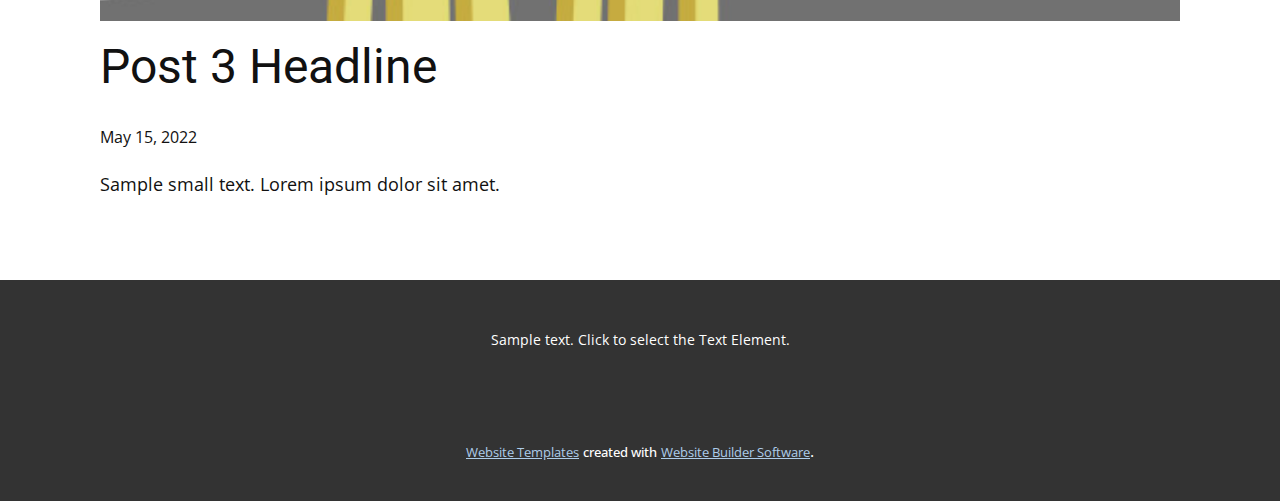
<file: blog/post-2.html>
<!doctype html>
<html style="font-size: 16px;"><head>
    <meta name="viewport" content="width=device-width, initial-scale=1.0">
    <meta charset="utf-8">
    <meta name="keywords" content="Post 1 Headline">
    <meta name="description" content="">
    <meta name="page_type" content="np-template-header-footer-from-plugin">
    <title>Post 3 Headline</title>
    <link rel="stylesheet" href="../nicepage.css" media="screen">
<link rel="stylesheet" href="../Post-Template.css" media="screen">
    <script class="u-script" type="text/javascript" src="../jquery.js" defer=""></script>
    <script class="u-script" type="text/javascript" src="../nicepage.js" defer=""></script>
    <meta name="generator" content="Nicepage 4.10.5, nicepage.com">
    <link id="u-theme-google-font" rel="stylesheet" href="https://fonts.googleapis.com/css?family=Roboto:100,100i,300,300i,400,400i,500,500i,700,700i,900,900i|Open+Sans:300,300i,400,400i,500,500i,600,600i,700,700i,800,800i">
    
    
    <script type="application/ld+json">{
		"@context": "http://schema.org",
		"@type": "Organization",
		"name": "",
		"logo": "images/265187474_106221065244447_8363703666362145907_n.png"
}</script>
    <meta name="theme-color" content="#478ac9">
  </head>
  <body class="u-body u-xl-mode"><header class="u-clearfix u-header u-header" id="sec-2686"><div class="u-clearfix u-sheet u-sheet-1">
        <nav class="u-menu u-menu-dropdown u-offcanvas u-menu-1">
          <div class="menu-collapse" style="font-size: 1rem; letter-spacing: 0px;">
            <a class="u-button-style u-custom-left-right-menu-spacing u-custom-padding-bottom u-custom-top-bottom-menu-spacing u-nav-link u-text-active-palette-1-base u-text-hover-palette-2-base" href="#">
              <svg class="u-svg-link" viewBox="0 0 24 24"><use xmlns:xlink="http://www.w3.org/1999/xlink" xlink:href="#menu-hamburger"></use></svg>
              <svg class="u-svg-content" version="1.1" id="menu-hamburger" viewBox="0 0 16 16" x="0px" y="0px" xmlns:xlink="http://www.w3.org/1999/xlink" xmlns="http://www.w3.org/2000/svg"><g><rect y="1" width="16" height="2"></rect><rect y="7" width="16" height="2"></rect><rect y="13" width="16" height="2"></rect>
</g></svg>
            </a>
          </div>
          <div class="u-nav-container">
            <ul class="u-nav u-unstyled u-nav-1"><li class="u-nav-item"><a class="u-button-style u-nav-link u-text-active-palette-1-base u-text-hover-palette-2-base" href="../Home.html" style="padding: 10px 20px;">Home</a>
</li><li class="u-nav-item"><a class="u-button-style u-nav-link u-text-active-palette-1-base u-text-hover-palette-2-base" href="../About.html" style="padding: 10px 20px;">About</a>
</li><li class="u-nav-item"><a class="u-button-style u-nav-link u-text-active-palette-1-base u-text-hover-palette-2-base" href="../Contact.html" style="padding: 10px 20px;">Contact</a>
</li></ul>
          </div>
          <div class="u-nav-container-collapse">
            <div class="u-black u-container-style u-inner-container-layout u-opacity u-opacity-95 u-sidenav">
              <div class="u-inner-container-layout u-sidenav-overflow">
                <div class="u-menu-close"></div>
                <ul class="u-align-center u-nav u-popupmenu-items u-unstyled u-nav-2"><li class="u-nav-item"><a class="u-button-style u-nav-link" href="../Home.html">Home</a>
</li><li class="u-nav-item"><a class="u-button-style u-nav-link" href="../About.html">About</a>
</li><li class="u-nav-item"><a class="u-button-style u-nav-link" href="../Contact.html">Contact</a>
</li></ul>
              </div>
            </div>
            <div class="u-black u-menu-overlay u-opacity u-opacity-70"></div>
          </div>
        </nav>
        <a href="https://nicepage.app" class="u-image u-logo u-image-1" data-image-width="2880" data-image-height="1014">
          <img src="../images/265187474_106221065244447_8363703666362145907_n.png" class="u-logo-image u-logo-image-1">
        </a>
      </div></header>
    <section class="u-align-center u-clearfix u-section-1" id="sec-1f98">
      <div class="u-clearfix u-sheet u-valign-middle-md u-valign-middle-sm u-valign-middle-xs u-sheet-1"><!--post_details--><!--post_details_options_json--><!--{"source":""}--><!--/post_details_options_json--><!--blog_post-->
        <div class="u-container-style u-expanded-width u-post-details u-post-details-1">
          <div class="u-container-layout u-valign-middle u-container-layout-1"><!--blog_post_image-->
            <img alt="" class="u-blog-control u-expanded-width u-image u-image-default u-image-1" src="[data-uri]"><!--/blog_post_image--><!--blog_post_header-->
            <h2 class="u-blog-control u-text u-text-1">Post 3 Headline</h2><!--/blog_post_header--><!--blog_post_metadata-->
            <div class="u-blog-control u-metadata u-metadata-1"><!--blog_post_metadata_date-->
              <span class="u-meta-date u-meta-icon">May 15, 2022</span><!--/blog_post_metadata_date--><!--blog_post_metadata_category-->
              <!--/blog_post_metadata_category--><!--blog_post_metadata_comments-->
              <!--/blog_post_metadata_comments-->
            </div><!--/blog_post_metadata--><!--blog_post_content-->
            <div class="u-align-justify u-blog-control u-post-content u-text u-text-2 fr-view">
  Sample small text. Lorem ipsum dolor sit amet.
  </div><!--/blog_post_content-->
          </div>
        </div><!--/blog_post--><!--/post_details-->
      </div>
    </section>
    
    
    <footer class="u-align-center u-clearfix u-footer u-grey-80 u-footer" id="sec-6614"><div class="u-clearfix u-sheet u-sheet-1">
        <p class="u-small-text u-text u-text-variant u-text-1">Sample text. Click to select the Text Element.</p>
      </div></footer>
    <section class="u-backlink u-clearfix u-grey-80">
      <a class="u-link" href="https://nicepage.com/website-templates" target="_blank">
        <span>Website Templates</span>
      </a>
      <p class="u-text">
        <span>created with</span>
      </p>
      <a class="u-link" href="" target="_blank">
        <span>Website Builder Software</span>
      </a>. 
    </section>
  
</body></html>
</file>
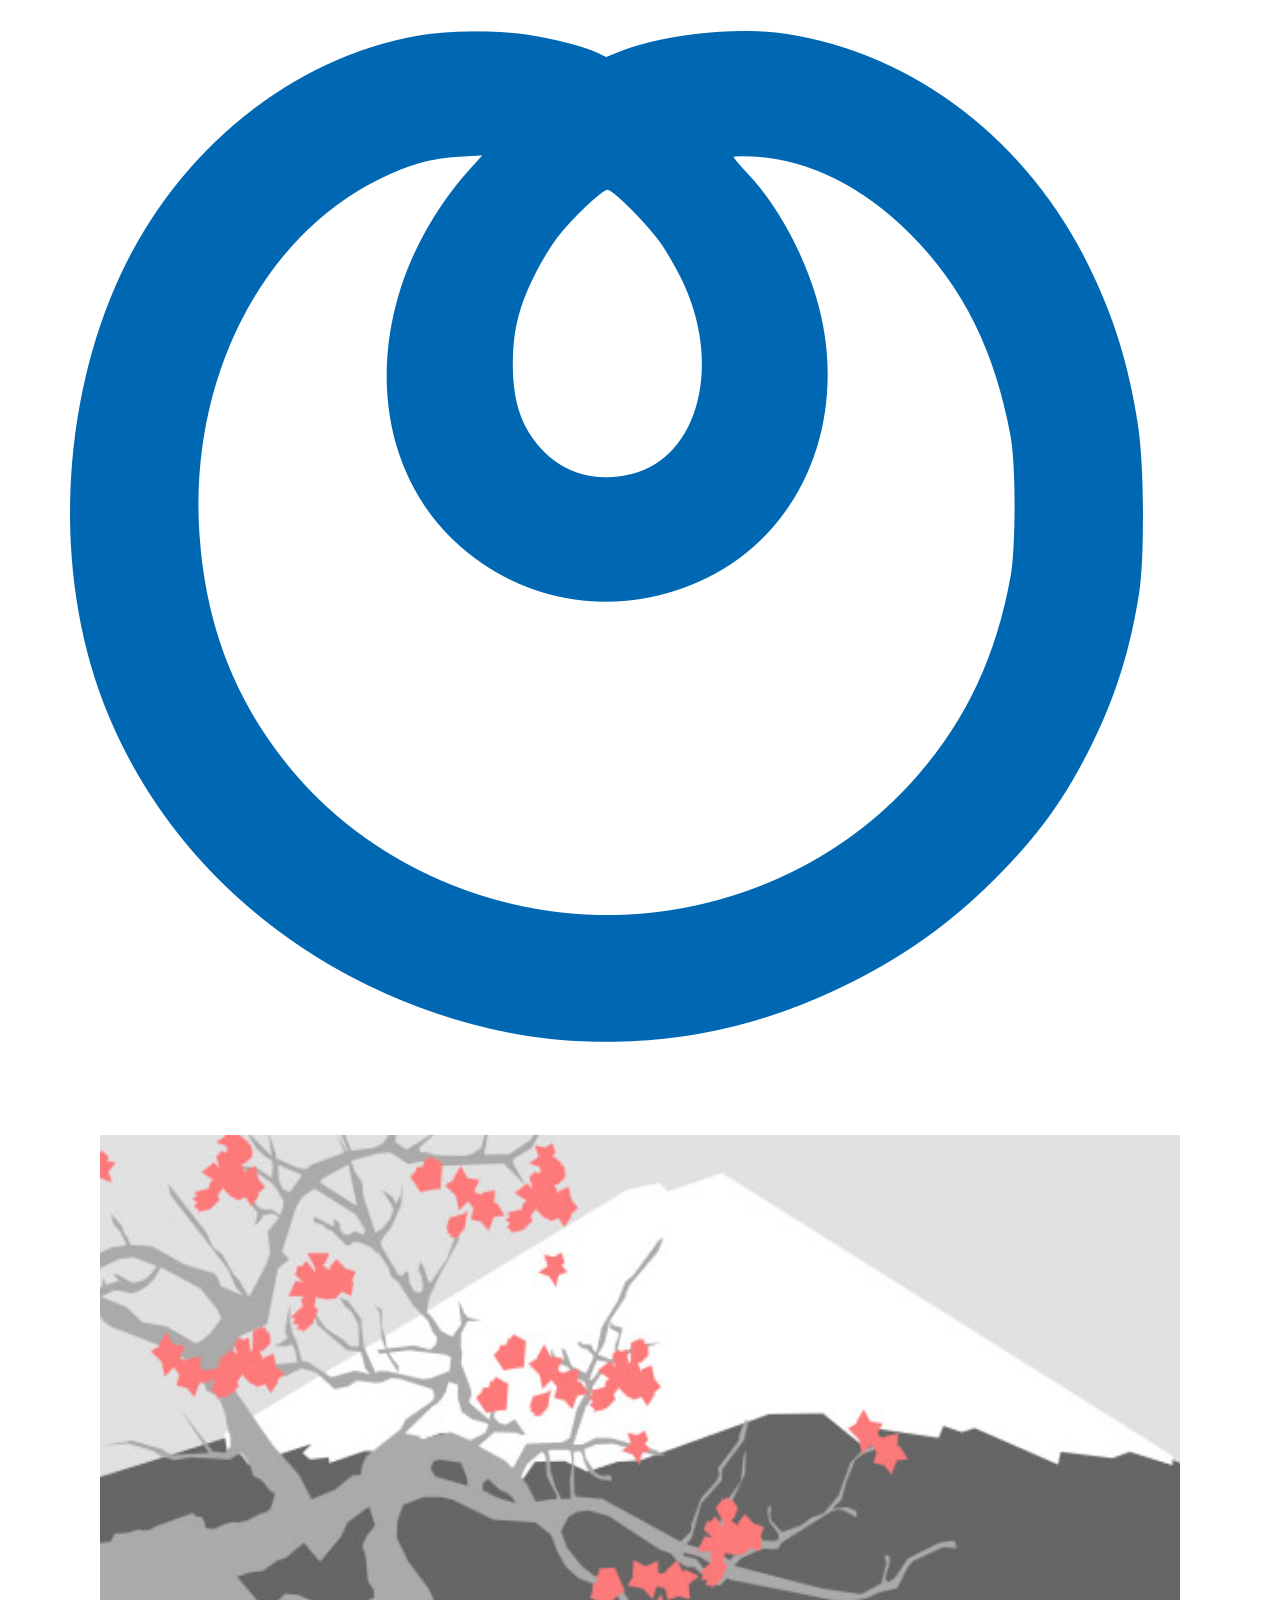
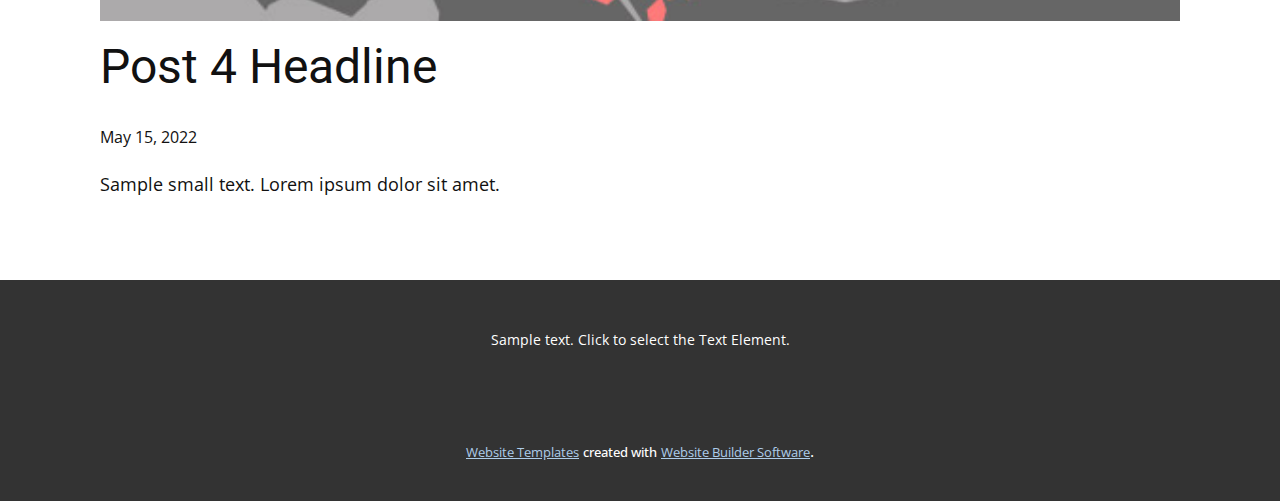
<file: blog/post-3.html>
<!doctype html>
<html style="font-size: 16px;"><head>
    <meta name="viewport" content="width=device-width, initial-scale=1.0">
    <meta charset="utf-8">
    <meta name="keywords" content="Post 1 Headline">
    <meta name="description" content="">
    <meta name="page_type" content="np-template-header-footer-from-plugin">
    <title>Post 4 Headline</title>
    <link rel="stylesheet" href="../nicepage.css" media="screen">
<link rel="stylesheet" href="../Post-Template.css" media="screen">
    <script class="u-script" type="text/javascript" src="../jquery.js" defer=""></script>
    <script class="u-script" type="text/javascript" src="../nicepage.js" defer=""></script>
    <meta name="generator" content="Nicepage 4.10.5, nicepage.com">
    <link id="u-theme-google-font" rel="stylesheet" href="https://fonts.googleapis.com/css?family=Roboto:100,100i,300,300i,400,400i,500,500i,700,700i,900,900i|Open+Sans:300,300i,400,400i,500,500i,600,600i,700,700i,800,800i">
    
    
    <script type="application/ld+json">{
		"@context": "http://schema.org",
		"@type": "Organization",
		"name": "",
		"logo": "images/265187474_106221065244447_8363703666362145907_n.png"
}</script>
    <meta name="theme-color" content="#478ac9">
  </head>
  <body class="u-body u-xl-mode"><header class="u-clearfix u-header u-header" id="sec-2686"><div class="u-clearfix u-sheet u-sheet-1">
        <nav class="u-menu u-menu-dropdown u-offcanvas u-menu-1">
          <div class="menu-collapse" style="font-size: 1rem; letter-spacing: 0px;">
            <a class="u-button-style u-custom-left-right-menu-spacing u-custom-padding-bottom u-custom-top-bottom-menu-spacing u-nav-link u-text-active-palette-1-base u-text-hover-palette-2-base" href="#">
              <svg class="u-svg-link" viewBox="0 0 24 24"><use xmlns:xlink="http://www.w3.org/1999/xlink" xlink:href="#menu-hamburger"></use></svg>
              <svg class="u-svg-content" version="1.1" id="menu-hamburger" viewBox="0 0 16 16" x="0px" y="0px" xmlns:xlink="http://www.w3.org/1999/xlink" xmlns="http://www.w3.org/2000/svg"><g><rect y="1" width="16" height="2"></rect><rect y="7" width="16" height="2"></rect><rect y="13" width="16" height="2"></rect>
</g></svg>
            </a>
          </div>
          <div class="u-nav-container">
            <ul class="u-nav u-unstyled u-nav-1"><li class="u-nav-item"><a class="u-button-style u-nav-link u-text-active-palette-1-base u-text-hover-palette-2-base" href="../Home.html" style="padding: 10px 20px;">Home</a>
</li><li class="u-nav-item"><a class="u-button-style u-nav-link u-text-active-palette-1-base u-text-hover-palette-2-base" href="../About.html" style="padding: 10px 20px;">About</a>
</li><li class="u-nav-item"><a class="u-button-style u-nav-link u-text-active-palette-1-base u-text-hover-palette-2-base" href="../Contact.html" style="padding: 10px 20px;">Contact</a>
</li></ul>
          </div>
          <div class="u-nav-container-collapse">
            <div class="u-black u-container-style u-inner-container-layout u-opacity u-opacity-95 u-sidenav">
              <div class="u-inner-container-layout u-sidenav-overflow">
                <div class="u-menu-close"></div>
                <ul class="u-align-center u-nav u-popupmenu-items u-unstyled u-nav-2"><li class="u-nav-item"><a class="u-button-style u-nav-link" href="../Home.html">Home</a>
</li><li class="u-nav-item"><a class="u-button-style u-nav-link" href="../About.html">About</a>
</li><li class="u-nav-item"><a class="u-button-style u-nav-link" href="../Contact.html">Contact</a>
</li></ul>
              </div>
            </div>
            <div class="u-black u-menu-overlay u-opacity u-opacity-70"></div>
          </div>
        </nav>
        <a href="https://nicepage.app" class="u-image u-logo u-image-1" data-image-width="2880" data-image-height="1014">
          <img src="../images/265187474_106221065244447_8363703666362145907_n.png" class="u-logo-image u-logo-image-1">
        </a>
      </div></header>
    <section class="u-align-center u-clearfix u-section-1" id="sec-1f98">
      <div class="u-clearfix u-sheet u-valign-middle-md u-valign-middle-sm u-valign-middle-xs u-sheet-1"><!--post_details--><!--post_details_options_json--><!--{"source":""}--><!--/post_details_options_json--><!--blog_post-->
        <div class="u-container-style u-expanded-width u-post-details u-post-details-1">
          <div class="u-container-layout u-valign-middle u-container-layout-1"><!--blog_post_image-->
            <img alt="" class="u-blog-control u-expanded-width u-image u-image-default u-image-1" src="[data-uri]"><!--/blog_post_image--><!--blog_post_header-->
            <h2 class="u-blog-control u-text u-text-1">Post 4 Headline</h2><!--/blog_post_header--><!--blog_post_metadata-->
            <div class="u-blog-control u-metadata u-metadata-1"><!--blog_post_metadata_date-->
              <span class="u-meta-date u-meta-icon">May 15, 2022</span><!--/blog_post_metadata_date--><!--blog_post_metadata_category-->
              <!--/blog_post_metadata_category--><!--blog_post_metadata_comments-->
              <!--/blog_post_metadata_comments-->
            </div><!--/blog_post_metadata--><!--blog_post_content-->
            <div class="u-align-justify u-blog-control u-post-content u-text u-text-2 fr-view">
  Sample small text. Lorem ipsum dolor sit amet.
  </div><!--/blog_post_content-->
          </div>
        </div><!--/blog_post--><!--/post_details-->
      </div>
    </section>
    
    
    <footer class="u-align-center u-clearfix u-footer u-grey-80 u-footer" id="sec-6614"><div class="u-clearfix u-sheet u-sheet-1">
        <p class="u-small-text u-text u-text-variant u-text-1">Sample text. Click to select the Text Element.</p>
      </div></footer>
    <section class="u-backlink u-clearfix u-grey-80">
      <a class="u-link" href="https://nicepage.com/website-templates" target="_blank">
        <span>Website Templates</span>
      </a>
      <p class="u-text">
        <span>created with</span>
      </p>
      <a class="u-link" href="" target="_blank">
        <span>Website Builder Software</span>
      </a>. 
    </section>
  
</body></html>
</file>
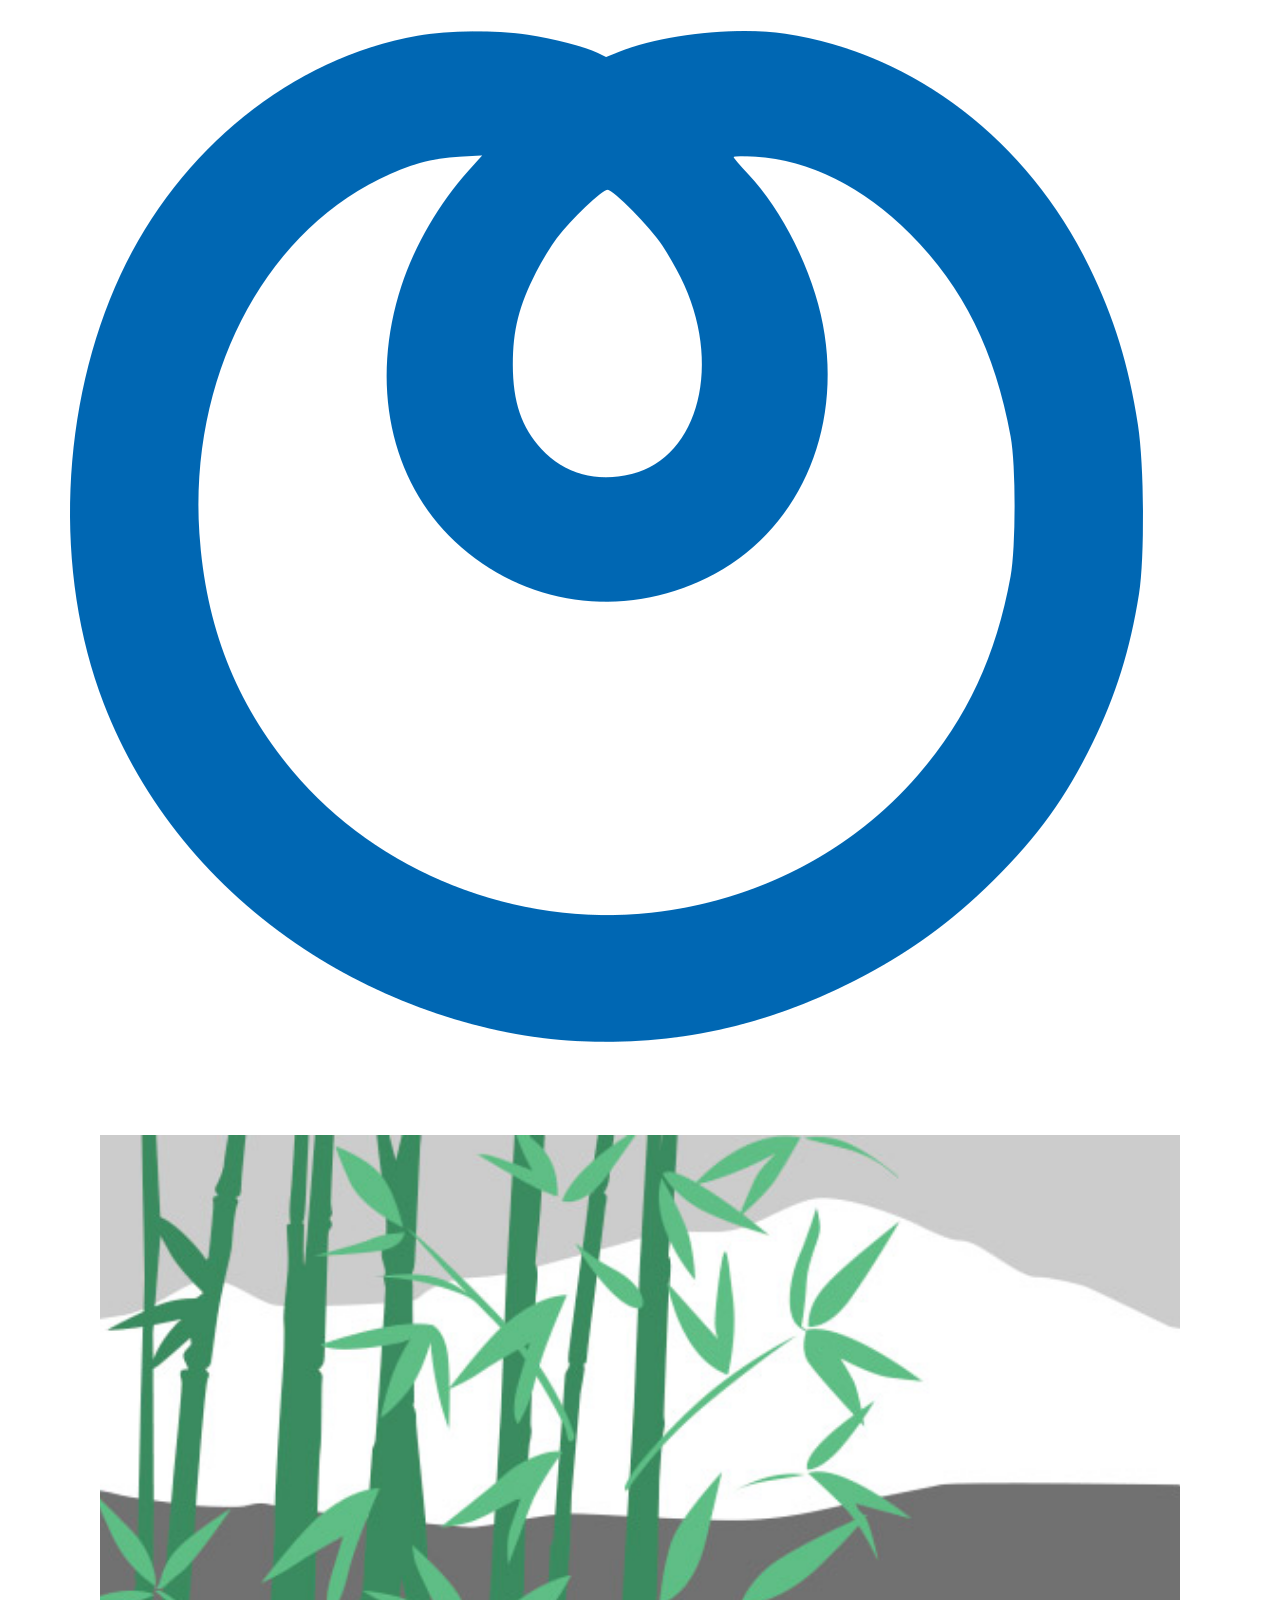
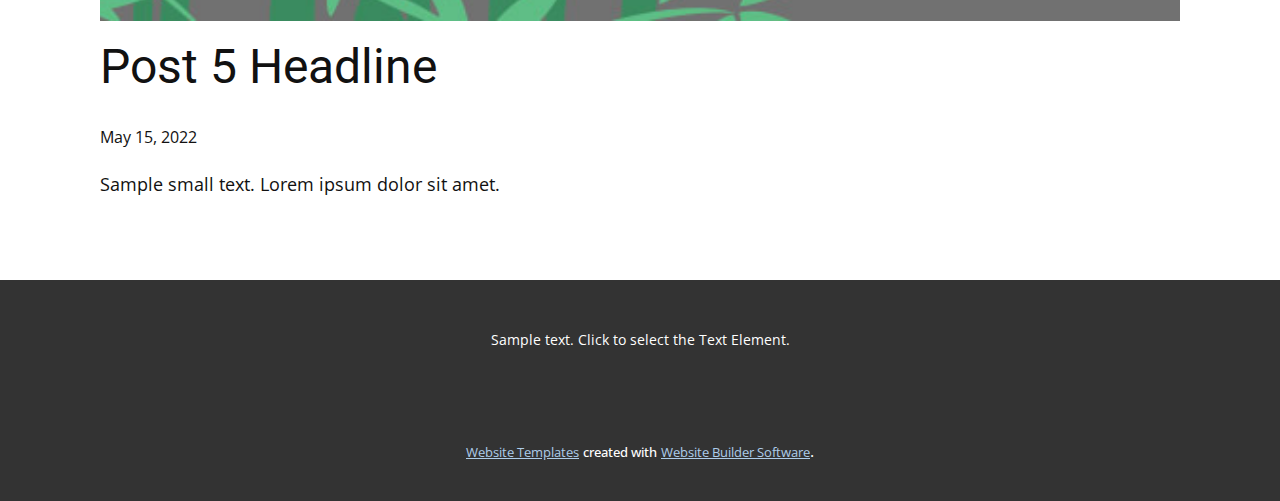
<file: blog/post-4.html>
<!doctype html>
<html style="font-size: 16px;"><head>
    <meta name="viewport" content="width=device-width, initial-scale=1.0">
    <meta charset="utf-8">
    <meta name="keywords" content="Post 1 Headline">
    <meta name="description" content="">
    <meta name="page_type" content="np-template-header-footer-from-plugin">
    <title>Post 5 Headline</title>
    <link rel="stylesheet" href="../nicepage.css" media="screen">
<link rel="stylesheet" href="../Post-Template.css" media="screen">
    <script class="u-script" type="text/javascript" src="../jquery.js" defer=""></script>
    <script class="u-script" type="text/javascript" src="../nicepage.js" defer=""></script>
    <meta name="generator" content="Nicepage 4.10.5, nicepage.com">
    <link id="u-theme-google-font" rel="stylesheet" href="https://fonts.googleapis.com/css?family=Roboto:100,100i,300,300i,400,400i,500,500i,700,700i,900,900i|Open+Sans:300,300i,400,400i,500,500i,600,600i,700,700i,800,800i">
    
    
    <script type="application/ld+json">{
		"@context": "http://schema.org",
		"@type": "Organization",
		"name": "",
		"logo": "images/265187474_106221065244447_8363703666362145907_n.png"
}</script>
    <meta name="theme-color" content="#478ac9">
  </head>
  <body class="u-body u-xl-mode"><header class="u-clearfix u-header u-header" id="sec-2686"><div class="u-clearfix u-sheet u-sheet-1">
        <nav class="u-menu u-menu-dropdown u-offcanvas u-menu-1">
          <div class="menu-collapse" style="font-size: 1rem; letter-spacing: 0px;">
            <a class="u-button-style u-custom-left-right-menu-spacing u-custom-padding-bottom u-custom-top-bottom-menu-spacing u-nav-link u-text-active-palette-1-base u-text-hover-palette-2-base" href="#">
              <svg class="u-svg-link" viewBox="0 0 24 24"><use xmlns:xlink="http://www.w3.org/1999/xlink" xlink:href="#menu-hamburger"></use></svg>
              <svg class="u-svg-content" version="1.1" id="menu-hamburger" viewBox="0 0 16 16" x="0px" y="0px" xmlns:xlink="http://www.w3.org/1999/xlink" xmlns="http://www.w3.org/2000/svg"><g><rect y="1" width="16" height="2"></rect><rect y="7" width="16" height="2"></rect><rect y="13" width="16" height="2"></rect>
</g></svg>
            </a>
          </div>
          <div class="u-nav-container">
            <ul class="u-nav u-unstyled u-nav-1"><li class="u-nav-item"><a class="u-button-style u-nav-link u-text-active-palette-1-base u-text-hover-palette-2-base" href="../Home.html" style="padding: 10px 20px;">Home</a>
</li><li class="u-nav-item"><a class="u-button-style u-nav-link u-text-active-palette-1-base u-text-hover-palette-2-base" href="../About.html" style="padding: 10px 20px;">About</a>
</li><li class="u-nav-item"><a class="u-button-style u-nav-link u-text-active-palette-1-base u-text-hover-palette-2-base" href="../Contact.html" style="padding: 10px 20px;">Contact</a>
</li></ul>
          </div>
          <div class="u-nav-container-collapse">
            <div class="u-black u-container-style u-inner-container-layout u-opacity u-opacity-95 u-sidenav">
              <div class="u-inner-container-layout u-sidenav-overflow">
                <div class="u-menu-close"></div>
                <ul class="u-align-center u-nav u-popupmenu-items u-unstyled u-nav-2"><li class="u-nav-item"><a class="u-button-style u-nav-link" href="../Home.html">Home</a>
</li><li class="u-nav-item"><a class="u-button-style u-nav-link" href="../About.html">About</a>
</li><li class="u-nav-item"><a class="u-button-style u-nav-link" href="../Contact.html">Contact</a>
</li></ul>
              </div>
            </div>
            <div class="u-black u-menu-overlay u-opacity u-opacity-70"></div>
          </div>
        </nav>
        <a href="https://nicepage.app" class="u-image u-logo u-image-1" data-image-width="2880" data-image-height="1014">
          <img src="../images/265187474_106221065244447_8363703666362145907_n.png" class="u-logo-image u-logo-image-1">
        </a>
      </div></header>
    <section class="u-align-center u-clearfix u-section-1" id="sec-1f98">
      <div class="u-clearfix u-sheet u-valign-middle-md u-valign-middle-sm u-valign-middle-xs u-sheet-1"><!--post_details--><!--post_details_options_json--><!--{"source":""}--><!--/post_details_options_json--><!--blog_post-->
        <div class="u-container-style u-expanded-width u-post-details u-post-details-1">
          <div class="u-container-layout u-valign-middle u-container-layout-1"><!--blog_post_image-->
            <img alt="" class="u-blog-control u-expanded-width u-image u-image-default u-image-1" src="[data-uri]"><!--/blog_post_image--><!--blog_post_header-->
            <h2 class="u-blog-control u-text u-text-1">Post 5 Headline</h2><!--/blog_post_header--><!--blog_post_metadata-->
            <div class="u-blog-control u-metadata u-metadata-1"><!--blog_post_metadata_date-->
              <span class="u-meta-date u-meta-icon">May 15, 2022</span><!--/blog_post_metadata_date--><!--blog_post_metadata_category-->
              <!--/blog_post_metadata_category--><!--blog_post_metadata_comments-->
              <!--/blog_post_metadata_comments-->
            </div><!--/blog_post_metadata--><!--blog_post_content-->
            <div class="u-align-justify u-blog-control u-post-content u-text u-text-2 fr-view">
  Sample small text. Lorem ipsum dolor sit amet.
  </div><!--/blog_post_content-->
          </div>
        </div><!--/blog_post--><!--/post_details-->
      </div>
    </section>
    
    
    <footer class="u-align-center u-clearfix u-footer u-grey-80 u-footer" id="sec-6614"><div class="u-clearfix u-sheet u-sheet-1">
        <p class="u-small-text u-text u-text-variant u-text-1">Sample text. Click to select the Text Element.</p>
      </div></footer>
    <section class="u-backlink u-clearfix u-grey-80">
      <a class="u-link" href="https://nicepage.com/website-templates" target="_blank">
        <span>Website Templates</span>
      </a>
      <p class="u-text">
        <span>created with</span>
      </p>
      <a class="u-link" href="" target="_blank">
        <span>Website Builder Software</span>
      </a>. 
    </section>
  
</body></html>
</file>
<file: Home.css>
.u-section-1 .u-sheet-1 {
  min-height: 831px;
}

.u-section-1 .u-image-1 {
  height: 448px;
  width: 1264px;
  margin: 383px -62px 0;
}

.u-section-1 .u-group-1 {
  width: 925px;
  min-height: 525px;
  margin: -801px auto 60px;
}

.u-section-1 .u-container-layout-1 {
  padding: 30px;
}

.u-section-1 .u-text-1 {
  font-size: 3.75rem;
  text-align: center;
  font-weight: 700;
  margin: 0;
}

.u-section-1 .u-text-2 {
  text-align: center;
  font-size: 1.25rem;
  margin: 32px 30px 0;
}

@media (max-width: 1199px) {
  .u-section-1 .u-sheet-1 {
    min-height: 716px;
  }

  .u-section-1 .u-image-1 {
    height: 333px;
    width: 940px;
    margin-left: 0;
    margin-right: 0;
  }

  .u-section-1 .u-group-1 {
    margin-top: -685px;
  }
}

@media (max-width: 991px) {
  .u-section-1 .u-sheet-1 {
    min-height: 788px;
  }

  .u-section-1 .u-image-1 {
    height: 264px;
    margin-top: 524px;
    margin-right: initial;
    margin-left: initial;
    width: auto;
  }

  .u-section-1 .u-group-1 {
    width: 720px;
    margin-top: -757px;
  }

  .u-section-1 .u-text-2 {
    margin-left: 0;
    margin-right: 0;
  }
}

@media (max-width: 767px) {
  .u-section-1 .u-sheet-1 {
    min-height: 705px;
  }

  .u-section-1 .u-image-1 {
    height: 211px;
    margin-top: 496px;
    width: auto;
    margin-right: initial;
    margin-left: initial;
  }

  .u-section-1 .u-group-1 {
    margin-top: -687px;
    margin-right: initial;
    margin-left: initial;
    width: auto;
  }

  .u-section-1 .u-container-layout-1 {
    padding-left: 10px;
    padding-right: 10px;
  }
}

@media (max-width: 575px) {
  .u-section-1 .u-sheet-1 {
    min-height: 733px;
  }

  .u-section-1 .u-image-1 {
    height: 143px;
    width: 394px;
    margin-top: 590px;
    margin-left: -27px;
    margin-right: -27px;
  }

  .u-section-1 .u-group-1 {
    margin-top: -704px;
    margin-bottom: -27px;
    width: auto;
    margin-right: initial;
    margin-left: initial;
  }

  .u-section-1 .u-text-1 {
    font-size: 3rem;
  }
}
</file>
<file: About.css>
.u-section-1 .u-sheet-1 {
  min-height: 400px;
}
</file>
<file: Contact.css>
.u-section-1 .u-sheet-1 {
  min-height: 400px;
}
</file>
<file: Post-survey.css>
.u-section-1 {
  background-image: none;
}

.u-section-1 .u-sheet-1 {
  min-height: 404px;
}

.u-section-1 .u-text-1 {
  margin: 60px 0;
} .u-section-2 {
  background-image: none;
}

.u-section-2 .u-sheet-1 {
  min-height: 767px;
}

.u-section-2 .u-custom-html-1 {
  margin-bottom: 60px;
  background-image: none;
}
</file>
<file: Task_1.css>
.u-section-1 {
  background-image: none;
  min-height: 990px;
}

.u-section-1 .u-group-1 {
  min-height: 86px;
  height: auto;
  background-image: none;
  margin-top: 36px;
  margin-bottom: 0;
}

.u-section-1 .u-container-layout-1 {
  padding-left: 30px;
  padding-right: 30px;
}

.u-section-1 .u-image-1 {
  width: 405px;
  height: 61px;
  margin: 16px auto 0 20px;
}

.u-section-1 .u-layout-wrap-1 {
  width: 1140px;
  margin: 11px auto 0;
}

.u-section-1 .u-layout-cell-1 {
  min-height: 467px;
  background-image: none;
}

.u-section-1 .u-container-layout-2 {
  padding: 0;
}

.u-section-1 .u-text-1 {
  transition-duration: 0.5s;
  box-shadow: 0px 0px 0px rgba(0,0,0,0);
  text-shadow: 0px 0px 0px rgba(0,0,0,0);
  transform: translateX(0px) translateY(0px) scale(1) rotate(0deg);
  margin: 0 18px 0 14px;
}

.u-section-1 .u-group-2 {
  width: 927px;
  min-height: 36px;
  height: auto;
  margin: 75px auto 0 -2px;
}

.u-section-1 .u-container-layout-3 {
  padding: 0 30px 0 15px;
}

.u-section-1 .u-text-2 {
  margin-bottom: 0;
  margin-top: 0;
}

.u-section-1 .u-text-3 {
  margin: -30px auto 0 136px;
}

.u-section-1 .u-text-4 {
  margin: -30px auto 0 234px;
}

.u-section-1 .u-text-5 {
  margin: -30px auto 0 322px;
}

.u-section-1 .u-text-6 {
  margin: -30px auto 0 405px;
}

.u-section-1 .u-layout-cell-2 {
  min-height: 401px;
}

.u-section-1 .u-container-layout-4 {
  padding: 0;
}

.u-section-1 .u-group-3 {
  min-height: 62px;
  height: auto;
  background-image: none;
  width: 190px;
  margin: 0 10px;
}

.u-section-1 .u-container-layout-5 {
  padding: 30px 0;
}

.u-section-1 .u-text-7 {
  font-size: 1rem;
  margin: 0 10px;
}

.u-section-1 .u-group-4 {
  min-height: 374px;
  height: auto;
  width: 190px;
  box-shadow: 2px 7px 12px 0px rgba(0,0,0,0.4);
  background-image: none;
  margin: 8px auto 0;
}

.u-section-1 .u-container-layout-6 {
  padding-top: 30px;
  padding-bottom: 30px;
}

.u-section-1 .u-text-8 {
  font-weight: 700;
  margin: 0 11px;
}

.u-section-1 .u-image-2 {
  width: 169px;
  height: 88px;
  margin: 8px auto 0;
}

.u-section-1 .u-text-9 {
  font-weight: 700;
  margin: 30px 11px 0;
}

.u-section-1 .u-text-10 {
  font-weight: 700;
  margin: 11px 11px 0;
}

.u-section-1 .u-form-1 {
  height: 239px;
  margin-top: 16px;
  margin-bottom: 0;
  margin-left: calc(((100% - 1140px) / 2));
  width: 927px;
}

.u-section-1 .u-btn-1 {
  background-image: none;
}

.u-section-1 .u-btn-2 {
  font-weight: 700;
  text-transform: uppercase;
  letter-spacing: 1px;
  background-image: none;
  margin: 0 auto 60px calc(((100% - 1140px) / 2));
}

@media (max-width: 1199px) {
   .u-section-1 {
    min-height: 908px;
  }

  .u-section-1 .u-group-1 {
    height: auto;
  }

  .u-section-1 .u-layout-wrap-1 {
    width: 940px;
    margin-right: calc(((100% - 1140px) / 2));
  }

  .u-section-1 .u-layout-cell-1 {
    min-height: 385px;
  }

  .u-section-1 .u-text-1 {
    margin-right: 0;
    margin-left: 0;
  }

  .u-section-1 .u-group-2 {
    width: 768px;
    margin-left: 0;
    height: auto;
  }

  .u-section-1 .u-layout-cell-2 {
    min-height: 331px;
  }

  .u-section-1 .u-group-3 {
    width: 172px;
    margin-left: 0;
    margin-right: 0;
    height: auto;
  }

  .u-section-1 .u-text-7 {
    margin-left: 1px;
    margin-right: 1px;
  }

  .u-section-1 .u-group-4 {
    width: 172px;
    height: auto;
  }

  .u-section-1 .u-container-layout-6 {
    padding-left: 0;
    padding-right: 0;
  }

  .u-section-1 .u-text-8 {
    margin-left: 2px;
    margin-right: 2px;
  }

  .u-section-1 .u-image-2 {
    height: 74px;
  }

  .u-section-1 .u-text-9 {
    margin-left: 2px;
    margin-right: 2px;
  }

  .u-section-1 .u-text-10 {
    margin-left: 2px;
    margin-right: 1px;
  }

  .u-section-1 .u-form-1 {
    margin-right: calc(((100% - 1140px) / 2) + 213px);
    margin-left: calc(((100% - 1140px) / 2) + 200px);
  }

  .u-section-1 .u-btn-2 {
    margin-left: calc(((100% - 940px) / 2));
  }
}

@media (max-width: 991px) {
   .u-section-1 {
    min-height: 623px;
  }

  .u-section-1 .u-layout-wrap-1 {
    width: 720px;
  }

  .u-section-1 .u-layout-cell-1 {
    min-height: 100px;
  }

  .u-section-1 .u-group-2 {
    width: 588px;
  }

  .u-section-1 .u-text-4 {
    margin-top: 20px;
    margin-left: 178px;
  }

  .u-section-1 .u-text-5 {
    margin-top: 20px;
    margin-left: 245px;
  }

  .u-section-1 .u-text-6 {
    margin-left: 308px;
  }

  .u-section-1 .u-layout-cell-2 {
    min-height: 100px;
  }

  .u-section-1 .u-group-3 {
    width: 132px;
  }

  .u-section-1 .u-text-7 {
    margin-left: 0;
    margin-right: 0;
  }

  .u-section-1 .u-group-4 {
    width: 132px;
  }

  .u-section-1 .u-text-8 {
    margin-left: 0;
    margin-right: 0;
  }

  .u-section-1 .u-image-2 {
    width: 132px;
    height: 58px;
  }

  .u-section-1 .u-text-9 {
    margin-left: 0;
    margin-right: 0;
  }

  .u-section-1 .u-text-10 {
    margin-left: 0;
    margin-right: 0;
  }

  .u-section-1 .u-form-1 {
    margin-left: calc(((100% - 1140px) / 2) + 420px);
    margin-right: calc(((100% - 1140px) / 2) + 420px);
    width: 720px;
  }

  .u-section-1 .u-btn-2 {
    margin-left: calc(((100% - 720px) / 2));
  }
}

@media (max-width: 767px) {
   .u-section-1 {
    min-height: 723px;
  }

  .u-section-1 .u-container-layout-1 {
    padding-left: 10px;
    padding-right: 10px;
  }

  .u-section-1 .u-layout-wrap-1 {
    width: 540px;
  }

  .u-section-1 .u-group-2 {
    width: 540px;
  }

  .u-section-1 .u-container-layout-3 {
    padding-left: 10px;
    padding-right: 10px;
  }

  .u-section-1 .u-text-4 {
    margin-left: 140px;
  }

  .u-section-1 .u-text-5 {
    margin-left: 193px;
  }

  .u-section-1 .u-text-6 {
    margin-top: 20px;
    margin-left: 243px;
  }

  .u-section-1 .u-form-1 {
    margin-right: calc(((100% - 1140px) / 2) + 540px);
    margin-left: calc(((100% - 1140px) / 2) + 600px);
    width: 540px;
  }

  .u-section-1 .u-btn-2 {
    margin-left: calc(((100% - 540px) / 2));
  }
}

@media (max-width: 575px) {
  .u-section-1 .u-image-1 {
    width: 320px;
    height: 48px;
    margin-left: 0;
  }

  .u-section-1 .u-layout-wrap-1 {
    width: 340px;
  }

  .u-section-1 .u-group-2 {
    width: 340px;
  }

  .u-section-1 .u-text-3 {
    margin-top: 20px;
    margin-left: 84px;
  }

  .u-section-1 .u-text-4 {
    margin-left: 86px;
  }

  .u-section-1 .u-text-5 {
    margin-left: 119px;
  }

  .u-section-1 .u-text-6 {
    margin-left: 150px;
  }

  .u-section-1 .u-form-1 {
    margin-right: calc(((100% - 1140px) / 2) + 340px);
    margin-left: calc(((100% - 1140px) / 2) + 800px);
    width: 340px;
  }

  .u-section-1 .u-btn-2 {
    margin-left: calc(((100% - 340px) / 2));
  }
}

.u-section-1 .u-text-1,
.u-section-1 .u-text-1:before,
.u-section-1 .u-text-1 > .u-container-layout:before {
  transition-property: fill, color, background-color, stroke-width, border-style, border-width, border-top-width, border-left-width, border-right-width, border-bottom-width, custom-border, borders, box-shadow, text-shadow, opacity, border-radius, stroke, border-color, font-size, font-style, font-weight, text-decoration, letter-spacing, transform, background-image, image-zoom, background-size, background-position;
}

.u-section-1 .u-container-layout:hover .u-text-1 {
  transform: rotate(0deg) scale(1) translateX(0px) translateY(0px) !important;
}

.u-container-layout.hover .u-section-1 .u-text-1 {
  transform: rotate(0deg) scale(1) translateX(0px) translateY(0px) !important;
}
</file>
<file: Task_2.css>
.u-section-1 {
  background-image: none;
  min-height: 946px;
}

.u-section-1 .u-group-1 {
  min-height: 86px;
  height: auto;
  background-image: none;
  margin-top: 36px;
  margin-bottom: 0;
}

.u-section-1 .u-container-layout-1 {
  padding-left: 30px;
  padding-right: 30px;
}

.u-section-1 .u-image-1 {
  width: 405px;
  height: 59px;
  margin: 16px auto 0 20px;
}

.u-section-1 .u-layout-wrap-1 {
  width: 1140px;
  margin: 11px auto 0;
}

.u-section-1 .u-layout-cell-1 {
  min-height: 401px;
  background-image: none;
}

.u-section-1 .u-container-layout-2 {
  padding: 0;
}

.u-section-1 .u-text-1 {
  transition-duration: 0.5s;
  box-shadow: 0px 0px 0px rgba(0,0,0,0);
  text-shadow: 0px 0px 0px rgba(0,0,0,0);
  transform: translateX(0px) translateY(0px) scale(1) rotate(0deg);
  margin: 0 18px 0 14px;
}

.u-section-1 .u-group-2 {
  width: 927px;
  min-height: 36px;
  height: auto;
  margin: 8px auto -2px -2px;
}

.u-section-1 .u-container-layout-3 {
  padding: 0 30px 0 15px;
}

.u-section-1 .u-text-2 {
  margin-bottom: 0;
  margin-top: 0;
}

.u-section-1 .u-text-3 {
  margin: -30px auto 0 136px;
}

.u-section-1 .u-text-4 {
  margin: -30px auto 0 234px;
}

.u-section-1 .u-text-5 {
  margin: -30px auto 0 322px;
}

.u-section-1 .u-text-6 {
  margin: -30px auto 0 405px;
}

.u-section-1 .u-layout-cell-2 {
  min-height: 401px;
}

.u-section-1 .u-container-layout-4 {
  padding: 0;
}

.u-section-1 .u-group-3 {
  min-height: 62px;
  height: auto;
  background-image: none;
  width: 190px;
  margin: 0 10px;
}

.u-section-1 .u-container-layout-5 {
  padding: 30px 0;
}

.u-section-1 .u-text-7 {
  font-size: 1rem;
  margin: 0 10px;
}

.u-section-1 .u-group-4 {
  min-height: 330px;
  height: auto;
  width: 190px;
  box-shadow: 2px 7px 12px 0px rgba(0,0,0,0.4);
  background-image: none;
  margin: 8px auto 0;
}

.u-section-1 .u-container-layout-6 {
  padding-top: 30px;
  padding-bottom: 30px;
}

.u-section-1 .u-text-8 {
  font-weight: 700;
  margin: 0 11px;
}

.u-section-1 .u-image-2 {
  width: 169px;
  height: 73px;
  margin: 8px auto 0;
}

.u-section-1 .u-text-9 {
  font-weight: 700;
  margin: 30px 11px 0;
}

.u-section-1 .u-text-10 {
  font-weight: 700;
  margin: 20px 11px 0;
}

.u-section-1 .u-form-1 {
  height: 239px;
  margin-top: 20px;
  margin-bottom: 0;
  margin-left: calc(((100% - 1140px) / 2));
  width: 927px;
}

.u-section-1 .u-btn-2 {
  font-weight: 700;
  text-transform: uppercase;
  letter-spacing: 1px;
  margin: 16px auto 60px calc(((100% - 1140px) / 2) + 16px);
}

@media (max-width: 1199px) {
   .u-section-1 {
    min-height: 876px;
  }

  .u-section-1 .u-group-1 {
    height: auto;
  }

  .u-section-1 .u-layout-wrap-1 {
    width: 940px;
    margin-right: calc(((100% - 1140px) / 2));
  }

  .u-section-1 .u-layout-cell-1 {
    min-height: 331px;
  }

  .u-section-1 .u-text-1 {
    margin-right: 0;
    margin-left: 0;
  }

  .u-section-1 .u-group-2 {
    width: 768px;
    margin-left: 0;
    height: auto;
  }

  .u-section-1 .u-layout-cell-2 {
    min-height: 331px;
  }

  .u-section-1 .u-group-3 {
    width: 172px;
    margin-left: 0;
    margin-right: 0;
    height: auto;
  }

  .u-section-1 .u-text-7 {
    margin-left: 1px;
    margin-right: 1px;
  }

  .u-section-1 .u-group-4 {
    width: 172px;
    height: auto;
  }

  .u-section-1 .u-container-layout-6 {
    padding-left: 0;
    padding-right: 0;
  }

  .u-section-1 .u-text-8 {
    margin-left: 2px;
    margin-right: 2px;
  }

  .u-section-1 .u-image-2 {
    height: 74px;
  }

  .u-section-1 .u-text-9 {
    margin-left: 2px;
    margin-right: 2px;
  }

  .u-section-1 .u-text-10 {
    margin-left: 2px;
    margin-right: 1px;
  }

  .u-section-1 .u-form-1 {
    margin-right: calc(((100% - 1140px) / 2) + 213px);
    margin-left: calc(((100% - 1140px) / 2) + 200px);
  }

  .u-section-1 .u-btn-2 {
    margin-left: calc(((100% - 940px) / 2));
  }
}

@media (max-width: 991px) {
   .u-section-1 {
    min-height: 645px;
  }

  .u-section-1 .u-layout-wrap-1 {
    width: 720px;
  }

  .u-section-1 .u-layout-cell-1 {
    min-height: 100px;
  }

  .u-section-1 .u-group-2 {
    width: 588px;
  }

  .u-section-1 .u-text-4 {
    margin-top: 20px;
    margin-left: 178px;
  }

  .u-section-1 .u-text-5 {
    margin-top: 20px;
    margin-left: 245px;
  }

  .u-section-1 .u-text-6 {
    margin-left: 308px;
  }

  .u-section-1 .u-layout-cell-2 {
    min-height: 100px;
  }

  .u-section-1 .u-group-3 {
    width: 132px;
  }

  .u-section-1 .u-text-7 {
    margin-left: 0;
    margin-right: 0;
  }

  .u-section-1 .u-group-4 {
    width: 132px;
  }

  .u-section-1 .u-text-8 {
    margin-left: 0;
    margin-right: 0;
  }

  .u-section-1 .u-image-2 {
    width: 132px;
    height: 58px;
  }

  .u-section-1 .u-text-9 {
    margin-left: 0;
    margin-right: 0;
  }

  .u-section-1 .u-text-10 {
    margin-left: 0;
    margin-right: 0;
  }

  .u-section-1 .u-form-1 {
    margin-left: calc(((100% - 1140px) / 2) + 420px);
    margin-right: calc(((100% - 1140px) / 2) + 420px);
    width: 720px;
  }

  .u-section-1 .u-btn-2 {
    margin-left: calc(((100% - 720px) / 2));
  }
}

@media (max-width: 767px) {
   .u-section-1 {
    min-height: 745px;
  }

  .u-section-1 .u-container-layout-1 {
    padding-left: 10px;
    padding-right: 10px;
  }

  .u-section-1 .u-layout-wrap-1 {
    width: 540px;
  }

  .u-section-1 .u-group-2 {
    width: 540px;
  }

  .u-section-1 .u-container-layout-3 {
    padding-left: 10px;
    padding-right: 10px;
  }

  .u-section-1 .u-text-4 {
    margin-left: 140px;
  }

  .u-section-1 .u-text-5 {
    margin-left: 193px;
  }

  .u-section-1 .u-text-6 {
    margin-top: 20px;
    margin-left: 243px;
  }

  .u-section-1 .u-form-1 {
    margin-right: calc(((100% - 1140px) / 2) + 540px);
    margin-left: calc(((100% - 1140px) / 2) + 600px);
    width: 540px;
  }

  .u-section-1 .u-btn-2 {
    margin-left: calc(((100% - 540px) / 2));
  }
}

@media (max-width: 575px) {
  .u-section-1 .u-image-1 {
    width: 320px;
    height: 47px;
    margin-left: 0;
  }

  .u-section-1 .u-layout-wrap-1 {
    width: 340px;
  }

  .u-section-1 .u-group-2 {
    width: 340px;
  }

  .u-section-1 .u-text-3 {
    margin-top: 20px;
    margin-left: 84px;
  }

  .u-section-1 .u-text-4 {
    margin-left: 86px;
  }

  .u-section-1 .u-text-5 {
    margin-left: 119px;
  }

  .u-section-1 .u-text-6 {
    margin-left: 150px;
  }

  .u-section-1 .u-form-1 {
    margin-right: calc(((100% - 1140px) / 2) + 340px);
    margin-left: calc(((100% - 1140px) / 2) + 800px);
    width: 340px;
  }

  .u-section-1 .u-btn-2 {
    margin-left: calc(((100% - 340px) / 2));
  }
}

.u-section-1 .u-text-1,
.u-section-1 .u-text-1:before,
.u-section-1 .u-text-1 > .u-container-layout:before {
  transition-property: fill, color, background-color, stroke-width, border-style, border-width, border-top-width, border-left-width, border-right-width, border-bottom-width, custom-border, borders, box-shadow, text-shadow, opacity, border-radius, stroke, border-color, font-size, font-style, font-weight, text-decoration, letter-spacing, transform, background-image, image-zoom, background-size, background-position;
}

.u-section-1 .u-container-layout:hover .u-text-1 {
  transform: rotate(0deg) scale(1) translateX(0px) translateY(0px) !important;
}

.u-container-layout.hover .u-section-1 .u-text-1 {
  transform: rotate(0deg) scale(1) translateX(0px) translateY(0px) !important;
}
</file>
<file: Task_3.css>
.u-section-1 {
  background-image: none;
}

.u-section-1 .u-sheet-1 {
  min-height: 1263px;
}

.u-section-1 .u-group-1 {
  min-height: 86px;
  height: auto;
  background-image: none;
  width: 1240px;
  margin: 36px -54px 0 auto;
}

.u-section-1 .u-container-layout-1 {
  padding-left: 30px;
  padding-right: 30px;
}

.u-section-1 .u-image-1 {
  width: 414px;
  height: 61px;
  margin: 16px auto 0 11px;
}

.u-section-1 .u-layout-wrap-1 {
  width: 1140px;
  margin: 11px auto 0;
}

.u-section-1 .u-layout-cell-1 {
  min-height: 401px;
  background-image: none;
}

.u-section-1 .u-container-layout-2 {
  padding: 0;
}

.u-section-1 .u-text-1 {
  transition-duration: 0.5s;
  box-shadow: 0px 0px 0px rgba(0,0,0,0);
  text-shadow: 0px 0px 0px rgba(0,0,0,0);
  transform: translateX(0px) translateY(0px) scale(1) rotate(0deg);
  margin: 0 18px 0 14px;
}

.u-section-1 .u-group-2 {
  width: 927px;
  min-height: 36px;
  height: auto;
  margin: 8px auto -2px -2px;
}

.u-section-1 .u-container-layout-3 {
  padding: 0 30px 0 15px;
}

.u-section-1 .u-text-2 {
  margin-bottom: 0;
  margin-top: 0;
}

.u-section-1 .u-text-3 {
  margin: -30px auto 0 136px;
}

.u-section-1 .u-text-4 {
  margin: -30px auto 0 234px;
}

.u-section-1 .u-text-5 {
  margin: -30px auto 0 322px;
}

.u-section-1 .u-text-6 {
  margin: -30px auto 0 405px;
}

.u-section-1 .u-layout-cell-2 {
  min-height: 518px;
}

.u-section-1 .u-container-layout-4 {
  padding: 0;
}

.u-section-1 .u-group-3 {
  min-height: 62px;
  height: auto;
  background-image: none;
  width: 190px;
  margin: 0 10px;
}

.u-section-1 .u-container-layout-5 {
  padding: 30px 0;
}

.u-section-1 .u-text-7 {
  font-size: 1rem;
  margin: 0 10px;
}

.u-section-1 .u-group-4 {
  min-height: 425px;
  height: auto;
  width: 190px;
  box-shadow: 2px 7px 12px 0px rgba(0,0,0,0.4);
  background-image: none;
  margin: 8px auto 0;
}

.u-section-1 .u-container-layout-6 {
  padding-top: 18px;
  padding-bottom: 18px;
}

.u-section-1 .u-text-8 {
  font-weight: 700;
  font-size: 0.75rem;
  line-height: 1.4;
  margin: 0 11px;
}

.u-section-1 .u-image-2 {
  width: 169px;
  height: 131px;
  margin: 8px auto 0;
}

.u-section-1 .u-text-9 {
  font-weight: 700;
  margin: 20px 11px 0;
}

.u-section-1 .u-text-10 {
  font-weight: 700;
  margin: 11px 11px 0;
}

.u-section-1 .u-form-1 {
  height: 239px;
  margin-top: 16px;
  margin-bottom: 0;
  margin-left: 0;
  width: 927px;
}

.u-section-1 .u-btn-1 {
  background-image: none;
}

.u-section-1 .u-btn-2 {
  font-weight: 700;
  text-transform: uppercase;
  letter-spacing: 1px;
  background-image: none;
  margin: 0 auto 60px 0;
}

@media (max-width: 1199px) {
  .u-section-1 .u-sheet-1 {
    min-height: 1172px;
  }

  .u-section-1 .u-group-1 {
    width: 940px;
    margin-right: 0;
    height: auto;
  }

  .u-section-1 .u-layout-wrap-1 {
    width: 940px;
    margin-right: 0;
  }

  .u-section-1 .u-layout-cell-1 {
    min-height: 331px;
  }

  .u-section-1 .u-text-1 {
    margin-right: 0;
    margin-left: 0;
  }

  .u-section-1 .u-group-2 {
    width: 768px;
    margin-left: 0;
    height: auto;
  }

  .u-section-1 .u-layout-cell-2 {
    min-height: 427px;
  }

  .u-section-1 .u-group-3 {
    width: 172px;
    margin-left: 0;
    margin-right: 0;
    height: auto;
  }

  .u-section-1 .u-text-7 {
    margin-left: 1px;
    margin-right: 1px;
  }

  .u-section-1 .u-group-4 {
    width: 172px;
    height: auto;
  }

  .u-section-1 .u-container-layout-6 {
    padding-left: 0;
    padding-right: 0;
  }

  .u-section-1 .u-text-8 {
    margin-left: 2px;
    margin-right: 2px;
  }

  .u-section-1 .u-image-2 {
    height: 74px;
  }

  .u-section-1 .u-text-9 {
    margin-left: 2px;
    margin-right: 2px;
  }

  .u-section-1 .u-text-10 {
    margin-left: 2px;
    margin-right: 1px;
  }

  .u-section-1 .u-form-1 {
    margin-right: 213px;
    margin-left: 200px;
  }
}

@media (max-width: 991px) {
  .u-section-1 .u-sheet-1 {
    min-height: 845px;
  }

  .u-section-1 .u-group-1 {
    width: 720px;
  }

  .u-section-1 .u-layout-wrap-1 {
    width: 720px;
  }

  .u-section-1 .u-layout-cell-1 {
    min-height: 100px;
  }

  .u-section-1 .u-group-2 {
    width: 588px;
  }

  .u-section-1 .u-text-4 {
    margin-top: 20px;
    margin-left: 178px;
  }

  .u-section-1 .u-text-5 {
    margin-top: 20px;
    margin-left: 245px;
  }

  .u-section-1 .u-text-6 {
    margin-left: 308px;
  }

  .u-section-1 .u-layout-cell-2 {
    min-height: 100px;
  }

  .u-section-1 .u-group-3 {
    width: 132px;
  }

  .u-section-1 .u-text-7 {
    margin-left: 0;
    margin-right: 0;
  }

  .u-section-1 .u-group-4 {
    width: 132px;
  }

  .u-section-1 .u-text-8 {
    margin-left: 0;
    margin-right: 0;
  }

  .u-section-1 .u-image-2 {
    width: 132px;
    height: 58px;
  }

  .u-section-1 .u-text-9 {
    margin-left: 0;
    margin-right: 0;
  }

  .u-section-1 .u-text-10 {
    margin-left: 0;
    margin-right: 0;
  }

  .u-section-1 .u-form-1 {
    width: 720px;
    margin-left: 420px;
    margin-right: 420px;
  }
}

@media (max-width: 767px) {
  .u-section-1 .u-sheet-1 {
    min-height: 945px;
  }

  .u-section-1 .u-group-1 {
    width: 540px;
  }

  .u-section-1 .u-container-layout-1 {
    padding-left: 10px;
    padding-right: 10px;
  }

  .u-section-1 .u-layout-wrap-1 {
    width: 540px;
  }

  .u-section-1 .u-group-2 {
    width: 540px;
  }

  .u-section-1 .u-container-layout-3 {
    padding-left: 10px;
    padding-right: 10px;
  }

  .u-section-1 .u-text-4 {
    margin-left: 140px;
  }

  .u-section-1 .u-text-5 {
    margin-left: 193px;
  }

  .u-section-1 .u-text-6 {
    margin-top: 20px;
    margin-left: 243px;
  }

  .u-section-1 .u-form-1 {
    width: 540px;
    margin-right: 540px;
    margin-left: 600px;
  }
}

@media (max-width: 575px) {
  .u-section-1 .u-group-1 {
    width: 340px;
  }

  .u-section-1 .u-image-1 {
    width: 320px;
    height: 47px;
    margin-left: 0;
  }

  .u-section-1 .u-layout-wrap-1 {
    width: 340px;
  }

  .u-section-1 .u-group-2 {
    width: 340px;
  }

  .u-section-1 .u-text-3 {
    margin-top: 20px;
    margin-left: 84px;
  }

  .u-section-1 .u-text-4 {
    margin-left: 86px;
  }

  .u-section-1 .u-text-5 {
    margin-left: 119px;
  }

  .u-section-1 .u-text-6 {
    margin-left: 150px;
  }

  .u-section-1 .u-form-1 {
    width: 340px;
    margin-right: 340px;
    margin-left: 800px;
  }
}

.u-section-1 .u-text-1,
.u-section-1 .u-text-1:before,
.u-section-1 .u-text-1 > .u-container-layout:before {
  transition-property: fill, color, background-color, stroke-width, border-style, border-width, border-top-width, border-left-width, border-right-width, border-bottom-width, custom-border, borders, box-shadow, text-shadow, opacity, border-radius, stroke, border-color, font-size, font-style, font-weight, text-decoration, letter-spacing, transform, background-image, image-zoom, background-size, background-position;
}

.u-section-1 .u-container-layout:hover .u-text-1 {
  transform: rotate(0deg) scale(1) translateX(0px) translateY(0px) !important;
}

.u-container-layout.hover .u-section-1 .u-text-1 {
  transform: rotate(0deg) scale(1) translateX(0px) translateY(0px) !important;
}
</file>
<file: Task_3_1.css>
.u-section-1 {
  background-image: none;
}

.u-section-1 .u-sheet-1 {
  min-height: 1263px;
}

.u-section-1 .u-group-1 {
  min-height: 86px;
  height: auto;
  background-image: none;
  width: 1240px;
  margin: 36px -54px 0 auto;
}

.u-section-1 .u-container-layout-1 {
  padding-left: 30px;
  padding-right: 30px;
}

.u-section-1 .u-image-1 {
  width: 414px;
  height: 61px;
  margin: 16px auto 0 11px;
}

.u-section-1 .u-layout-wrap-1 {
  width: 1140px;
  margin: 11px auto 0;
}

.u-section-1 .u-layout-cell-1 {
  min-height: 401px;
  background-image: none;
}

.u-section-1 .u-container-layout-2 {
  padding: 0;
}

.u-section-1 .u-text-1 {
  transition-duration: 0.5s;
  box-shadow: 0px 0px 0px rgba(0,0,0,0);
  text-shadow: 0px 0px 0px rgba(0,0,0,0);
  transform: translateX(0px) translateY(0px) scale(1) rotate(0deg);
  margin: 0 18px 0 14px;
}

.u-section-1 .u-group-2 {
  width: 927px;
  min-height: 36px;
  height: auto;
  margin: 8px auto -2px -2px;
}

.u-section-1 .u-container-layout-3 {
  padding: 0 30px 0 15px;
}

.u-section-1 .u-text-2 {
  margin-bottom: 0;
  margin-top: 0;
}

.u-section-1 .u-text-3 {
  margin: -30px auto 0 136px;
}

.u-section-1 .u-text-4 {
  margin: -30px auto 0 234px;
}

.u-section-1 .u-text-5 {
  margin: -30px auto 0 322px;
}

.u-section-1 .u-text-6 {
  margin: -30px auto 0 405px;
}

.u-section-1 .u-layout-cell-2 {
  min-height: 518px;
}

.u-section-1 .u-container-layout-4 {
  padding: 0;
}

.u-section-1 .u-group-3 {
  min-height: 62px;
  height: auto;
  background-image: none;
  width: 190px;
  margin: 0 10px;
}

.u-section-1 .u-container-layout-5 {
  padding: 30px 0;
}

.u-section-1 .u-text-7 {
  font-size: 1rem;
  margin: 0 10px;
}

.u-section-1 .u-group-4 {
  min-height: 425px;
  height: auto;
  width: 190px;
  box-shadow: 2px 7px 12px 0px rgba(0,0,0,0.4);
  background-image: none;
  margin: 8px auto 0;
}

.u-section-1 .u-container-layout-6 {
  padding-top: 18px;
  padding-bottom: 18px;
}

.u-section-1 .u-text-8 {
  font-weight: 700;
  font-size: 0.75rem;
  line-height: 1.4;
  margin: 0 11px;
}

.u-section-1 .u-image-2 {
  width: 169px;
  height: 131px;
  margin: 8px auto 0;
}

.u-section-1 .u-text-9 {
  font-weight: 700;
  margin: 20px 11px 0;
}

.u-section-1 .u-text-10 {
  font-weight: 700;
  margin: 11px 11px 0;
}

.u-section-1 .u-form-1 {
  height: 239px;
  margin-top: 16px;
  margin-bottom: 0;
  margin-left: 0;
  width: 927px;
}

.u-section-1 .u-btn-1 {
  background-image: none;
}

.u-section-1 .u-btn-2 {
  font-weight: 700;
  text-transform: uppercase;
  letter-spacing: 1px;
  background-image: none;
  margin: 0 auto 60px 0;
}

@media (max-width: 1199px) {
  .u-section-1 .u-sheet-1 {
    min-height: 1172px;
  }

  .u-section-1 .u-group-1 {
    width: 940px;
    margin-right: 0;
    height: auto;
  }

  .u-section-1 .u-layout-wrap-1 {
    width: 940px;
    margin-right: 0;
  }

  .u-section-1 .u-layout-cell-1 {
    min-height: 331px;
  }

  .u-section-1 .u-text-1 {
    margin-right: 0;
    margin-left: 0;
  }

  .u-section-1 .u-group-2 {
    width: 768px;
    margin-left: 0;
    height: auto;
  }

  .u-section-1 .u-layout-cell-2 {
    min-height: 427px;
  }

  .u-section-1 .u-group-3 {
    width: 172px;
    margin-left: 0;
    margin-right: 0;
    height: auto;
  }

  .u-section-1 .u-text-7 {
    margin-left: 1px;
    margin-right: 1px;
  }

  .u-section-1 .u-group-4 {
    width: 172px;
    height: auto;
  }

  .u-section-1 .u-container-layout-6 {
    padding-left: 0;
    padding-right: 0;
  }

  .u-section-1 .u-text-8 {
    margin-left: 2px;
    margin-right: 2px;
  }

  .u-section-1 .u-image-2 {
    height: 74px;
  }

  .u-section-1 .u-text-9 {
    margin-left: 2px;
    margin-right: 2px;
  }

  .u-section-1 .u-text-10 {
    margin-left: 2px;
    margin-right: 1px;
  }

  .u-section-1 .u-form-1 {
    margin-right: 213px;
    margin-left: 200px;
  }
}

@media (max-width: 991px) {
  .u-section-1 .u-sheet-1 {
    min-height: 845px;
  }

  .u-section-1 .u-group-1 {
    width: 720px;
  }

  .u-section-1 .u-layout-wrap-1 {
    width: 720px;
  }

  .u-section-1 .u-layout-cell-1 {
    min-height: 100px;
  }

  .u-section-1 .u-group-2 {
    width: 588px;
  }

  .u-section-1 .u-text-4 {
    margin-top: 20px;
    margin-left: 178px;
  }

  .u-section-1 .u-text-5 {
    margin-top: 20px;
    margin-left: 245px;
  }

  .u-section-1 .u-text-6 {
    margin-left: 308px;
  }

  .u-section-1 .u-layout-cell-2 {
    min-height: 100px;
  }

  .u-section-1 .u-group-3 {
    width: 132px;
  }

  .u-section-1 .u-text-7 {
    margin-left: 0;
    margin-right: 0;
  }

  .u-section-1 .u-group-4 {
    width: 132px;
  }

  .u-section-1 .u-text-8 {
    margin-left: 0;
    margin-right: 0;
  }

  .u-section-1 .u-image-2 {
    width: 132px;
    height: 58px;
  }

  .u-section-1 .u-text-9 {
    margin-left: 0;
    margin-right: 0;
  }

  .u-section-1 .u-text-10 {
    margin-left: 0;
    margin-right: 0;
  }

  .u-section-1 .u-form-1 {
    width: 720px;
    margin-left: 420px;
    margin-right: 420px;
  }
}

@media (max-width: 767px) {
  .u-section-1 .u-sheet-1 {
    min-height: 945px;
  }

  .u-section-1 .u-group-1 {
    width: 540px;
  }

  .u-section-1 .u-container-layout-1 {
    padding-left: 10px;
    padding-right: 10px;
  }

  .u-section-1 .u-layout-wrap-1 {
    width: 540px;
  }

  .u-section-1 .u-group-2 {
    width: 540px;
  }

  .u-section-1 .u-container-layout-3 {
    padding-left: 10px;
    padding-right: 10px;
  }

  .u-section-1 .u-text-4 {
    margin-left: 140px;
  }

  .u-section-1 .u-text-5 {
    margin-left: 193px;
  }

  .u-section-1 .u-text-6 {
    margin-top: 20px;
    margin-left: 243px;
  }

  .u-section-1 .u-form-1 {
    width: 540px;
    margin-right: 540px;
    margin-left: 600px;
  }
}

@media (max-width: 575px) {
  .u-section-1 .u-group-1 {
    width: 340px;
  }

  .u-section-1 .u-image-1 {
    width: 320px;
    height: 47px;
    margin-left: 0;
  }

  .u-section-1 .u-layout-wrap-1 {
    width: 340px;
  }

  .u-section-1 .u-group-2 {
    width: 340px;
  }

  .u-section-1 .u-text-3 {
    margin-top: 20px;
    margin-left: 84px;
  }

  .u-section-1 .u-text-4 {
    margin-left: 86px;
  }

  .u-section-1 .u-text-5 {
    margin-left: 119px;
  }

  .u-section-1 .u-text-6 {
    margin-left: 150px;
  }

  .u-section-1 .u-form-1 {
    width: 340px;
    margin-right: 340px;
    margin-left: 800px;
  }
}

.u-section-1 .u-text-1,
.u-section-1 .u-text-1:before,
.u-section-1 .u-text-1 > .u-container-layout:before {
  transition-property: fill, color, background-color, stroke-width, border-style, border-width, border-top-width, border-left-width, border-right-width, border-bottom-width, custom-border, borders, box-shadow, text-shadow, opacity, border-radius, stroke, border-color, font-size, font-style, font-weight, text-decoration, letter-spacing, transform, background-image, image-zoom, background-size, background-position;
}

.u-section-1 .u-container-layout:hover .u-text-1 {
  transform: rotate(0deg) scale(1) translateX(0px) translateY(0px) !important;
}

.u-container-layout.hover .u-section-1 .u-text-1 {
  transform: rotate(0deg) scale(1) translateX(0px) translateY(0px) !important;
}
</file>
<file: Task_4.css>
.u-section-1 {
  background-image: none;
  min-height: 990px;
}

.u-section-1 .u-group-1 {
  min-height: 86px;
  height: auto;
  background-image: none;
  margin-top: 36px;
  margin-bottom: 0;
}

.u-section-1 .u-container-layout-1 {
  padding-left: 30px;
  padding-right: 30px;
}

.u-section-1 .u-image-1 {
  width: 405px;
  height: 61px;
  margin: 16px auto 0 20px;
}

.u-section-1 .u-layout-wrap-1 {
  width: 1140px;
  margin: 11px auto 0;
}

.u-section-1 .u-layout-cell-1 {
  min-height: 467px;
  background-image: none;
}

.u-section-1 .u-container-layout-2 {
  padding: 0;
}

.u-section-1 .u-text-1 {
  transition-duration: 0.5s;
  box-shadow: 0px 0px 0px rgba(0,0,0,0);
  text-shadow: 0px 0px 0px rgba(0,0,0,0);
  transform: translateX(0px) translateY(0px) scale(1) rotate(0deg);
  margin: 0 18px 0 14px;
}

.u-section-1 .u-group-2 {
  width: 927px;
  min-height: 36px;
  height: auto;
  margin: 75px auto 0 -2px;
}

.u-section-1 .u-container-layout-3 {
  padding: 0 30px 0 15px;
}

.u-section-1 .u-text-2 {
  margin-bottom: 0;
  margin-top: 0;
}

.u-section-1 .u-text-3 {
  margin: -30px auto 0 136px;
}

.u-section-1 .u-text-4 {
  margin: -30px auto 0 234px;
}

.u-section-1 .u-text-5 {
  margin: -30px auto 0 322px;
}

.u-section-1 .u-text-6 {
  margin: -30px auto 0 405px;
}

.u-section-1 .u-layout-cell-2 {
  min-height: 401px;
}

.u-section-1 .u-container-layout-4 {
  padding: 0;
}

.u-section-1 .u-group-3 {
  min-height: 62px;
  height: auto;
  background-image: none;
  width: 190px;
  margin: 0 10px;
}

.u-section-1 .u-container-layout-5 {
  padding: 30px 0;
}

.u-section-1 .u-text-7 {
  font-size: 1rem;
  margin: 0 10px;
}

.u-section-1 .u-group-4 {
  min-height: 374px;
  height: auto;
  width: 190px;
  box-shadow: 2px 7px 12px 0px rgba(0,0,0,0.4);
  background-image: none;
  margin: 8px auto 0;
}

.u-section-1 .u-container-layout-6 {
  padding-top: 30px;
  padding-bottom: 30px;
}

.u-section-1 .u-text-8 {
  font-weight: 700;
  margin: 0 11px;
}

.u-section-1 .u-image-2 {
  width: 169px;
  height: 88px;
  margin: 8px auto 0;
}

.u-section-1 .u-text-9 {
  font-weight: 700;
  margin: 30px 11px 0;
}

.u-section-1 .u-text-10 {
  font-weight: 700;
  margin: 11px 11px 0;
}

.u-section-1 .u-form-1 {
  height: 239px;
  margin-top: 16px;
  margin-bottom: 0;
  margin-left: calc(((100% - 1140px) / 2));
  width: 927px;
}

.u-section-1 .u-btn-1 {
  background-image: none;
}

.u-section-1 .u-btn-2 {
  font-weight: 700;
  text-transform: uppercase;
  letter-spacing: 1px;
  background-image: none;
  margin: 0 auto 60px calc(((100% - 1140px) / 2));
}

@media (max-width: 1199px) {
   .u-section-1 {
    min-height: 908px;
  }

  .u-section-1 .u-group-1 {
    height: auto;
  }

  .u-section-1 .u-layout-wrap-1 {
    width: 940px;
    margin-right: calc(((100% - 1140px) / 2));
  }

  .u-section-1 .u-layout-cell-1 {
    min-height: 385px;
  }

  .u-section-1 .u-text-1 {
    margin-right: 0;
    margin-left: 0;
  }

  .u-section-1 .u-group-2 {
    width: 768px;
    margin-left: 0;
    height: auto;
  }

  .u-section-1 .u-layout-cell-2 {
    min-height: 331px;
  }

  .u-section-1 .u-group-3 {
    width: 172px;
    margin-left: 0;
    margin-right: 0;
    height: auto;
  }

  .u-section-1 .u-text-7 {
    margin-left: 1px;
    margin-right: 1px;
  }

  .u-section-1 .u-group-4 {
    width: 172px;
    height: auto;
  }

  .u-section-1 .u-container-layout-6 {
    padding-left: 0;
    padding-right: 0;
  }

  .u-section-1 .u-text-8 {
    margin-left: 2px;
    margin-right: 2px;
  }

  .u-section-1 .u-image-2 {
    height: 74px;
  }

  .u-section-1 .u-text-9 {
    margin-left: 2px;
    margin-right: 2px;
  }

  .u-section-1 .u-text-10 {
    margin-left: 2px;
    margin-right: 1px;
  }

  .u-section-1 .u-form-1 {
    margin-right: calc(((100% - 1140px) / 2) + 213px);
    margin-left: calc(((100% - 1140px) / 2) + 200px);
  }

  .u-section-1 .u-btn-2 {
    margin-left: calc(((100% - 940px) / 2));
  }
}

@media (max-width: 991px) {
   .u-section-1 {
    min-height: 623px;
  }

  .u-section-1 .u-layout-wrap-1 {
    width: 720px;
  }

  .u-section-1 .u-layout-cell-1 {
    min-height: 100px;
  }

  .u-section-1 .u-group-2 {
    width: 588px;
  }

  .u-section-1 .u-text-4 {
    margin-top: 20px;
    margin-left: 178px;
  }

  .u-section-1 .u-text-5 {
    margin-top: 20px;
    margin-left: 245px;
  }

  .u-section-1 .u-text-6 {
    margin-left: 308px;
  }

  .u-section-1 .u-layout-cell-2 {
    min-height: 100px;
  }

  .u-section-1 .u-group-3 {
    width: 132px;
  }

  .u-section-1 .u-text-7 {
    margin-left: 0;
    margin-right: 0;
  }

  .u-section-1 .u-group-4 {
    width: 132px;
  }

  .u-section-1 .u-text-8 {
    margin-left: 0;
    margin-right: 0;
  }

  .u-section-1 .u-image-2 {
    width: 132px;
    height: 58px;
  }

  .u-section-1 .u-text-9 {
    margin-left: 0;
    margin-right: 0;
  }

  .u-section-1 .u-text-10 {
    margin-left: 0;
    margin-right: 0;
  }

  .u-section-1 .u-form-1 {
    margin-left: calc(((100% - 1140px) / 2) + 420px);
    margin-right: calc(((100% - 1140px) / 2) + 420px);
    width: 720px;
  }

  .u-section-1 .u-btn-2 {
    margin-left: calc(((100% - 720px) / 2));
  }
}

@media (max-width: 767px) {
   .u-section-1 {
    min-height: 723px;
  }

  .u-section-1 .u-container-layout-1 {
    padding-left: 10px;
    padding-right: 10px;
  }

  .u-section-1 .u-layout-wrap-1 {
    width: 540px;
  }

  .u-section-1 .u-group-2 {
    width: 540px;
  }

  .u-section-1 .u-container-layout-3 {
    padding-left: 10px;
    padding-right: 10px;
  }

  .u-section-1 .u-text-4 {
    margin-left: 140px;
  }

  .u-section-1 .u-text-5 {
    margin-left: 193px;
  }

  .u-section-1 .u-text-6 {
    margin-top: 20px;
    margin-left: 243px;
  }

  .u-section-1 .u-form-1 {
    margin-right: calc(((100% - 1140px) / 2) + 540px);
    margin-left: calc(((100% - 1140px) / 2) + 600px);
    width: 540px;
  }

  .u-section-1 .u-btn-2 {
    margin-left: calc(((100% - 540px) / 2));
  }
}

@media (max-width: 575px) {
  .u-section-1 .u-image-1 {
    width: 320px;
    height: 48px;
    margin-left: 0;
  }

  .u-section-1 .u-layout-wrap-1 {
    width: 340px;
  }

  .u-section-1 .u-group-2 {
    width: 340px;
  }

  .u-section-1 .u-text-3 {
    margin-top: 20px;
    margin-left: 84px;
  }

  .u-section-1 .u-text-4 {
    margin-left: 86px;
  }

  .u-section-1 .u-text-5 {
    margin-left: 119px;
  }

  .u-section-1 .u-text-6 {
    margin-left: 150px;
  }

  .u-section-1 .u-form-1 {
    margin-right: calc(((100% - 1140px) / 2) + 340px);
    margin-left: calc(((100% - 1140px) / 2) + 800px);
    width: 340px;
  }

  .u-section-1 .u-btn-2 {
    margin-left: calc(((100% - 340px) / 2));
  }
}

.u-section-1 .u-text-1,
.u-section-1 .u-text-1:before,
.u-section-1 .u-text-1 > .u-container-layout:before {
  transition-property: fill, color, background-color, stroke-width, border-style, border-width, border-top-width, border-left-width, border-right-width, border-bottom-width, custom-border, borders, box-shadow, text-shadow, opacity, border-radius, stroke, border-color, font-size, font-style, font-weight, text-decoration, letter-spacing, transform, background-image, image-zoom, background-size, background-position;
}

.u-section-1 .u-container-layout:hover .u-text-1 {
  transform: rotate(0deg) scale(1) translateX(0px) translateY(0px) !important;
}

.u-container-layout.hover .u-section-1 .u-text-1 {
  transform: rotate(0deg) scale(1) translateX(0px) translateY(0px) !important;
}
</file>
<file: Blog-Template.css>
.u-section-1 .u-sheet-1 {
  min-height: 561px;
}

.u-section-1 .u-repeater-1 {
  margin-top: 60px;
  margin-bottom: 60px;
  min-height: 441px;
  grid-template-columns: calc(33.3333% - 15px) calc(33.3333% - 15px) calc(33.3333% - 15px);
  height: auto;
  grid-gap: 22px;
}

.u-section-1 .u-repeater-item-1 {
  background-image: none;
}

.u-section-1 .u-container-layout-1 {
  padding: 30px 20px;
}

.u-section-1 .u-text-1 {
  margin-top: 0;
  margin-bottom: 0;
}

.u-section-1 .u-image-1 {
  height: 222px;
  margin-top: 17px;
  margin-bottom: 0;
}

.u-section-1 .u-text-2 {
  margin-top: 20px;
  margin-bottom: 0;
}

.u-section-1 .u-btn-1 {
  background-image: none;
  border-style: none none solid;
  margin: 17px auto 0 0;
  padding: 0;
}

.u-section-1 .u-container-layout-2 {
  padding: 30px 20px;
}

.u-section-1 .u-text-3 {
  margin-top: 0;
  margin-bottom: 0;
}

.u-section-1 .u-image-2 {
  height: 222px;
  margin-top: 17px;
  margin-bottom: 0;
}

.u-section-1 .u-text-4 {
  margin-top: 20px;
  margin-bottom: 0;
}

.u-section-1 .u-btn-2 {
  background-image: none;
  border-style: none none solid;
  margin: 17px auto 0 0;
  padding: 0;
}

.u-section-1 .u-container-layout-3 {
  padding: 30px 20px;
}

.u-section-1 .u-text-5 {
  margin-top: 0;
  margin-bottom: 0;
}

.u-section-1 .u-image-3 {
  height: 222px;
  margin-top: 17px;
  margin-bottom: 0;
}

.u-section-1 .u-text-6 {
  margin-top: 20px;
  margin-bottom: 0;
}

.u-section-1 .u-btn-3 {
  background-image: none;
  border-style: none none solid;
  margin: 17px auto 0 0;
  padding: 0;
}

@media (max-width: 1199px) {
  .u-section-1 .u-sheet-1 {
    min-height: 484px;
  }

  .u-section-1 .u-repeater-1 {
    min-height: 364px;
    grid-template-columns: repeat(3, calc(33.333333333333336% - 15px));
  }
}

@media (max-width: 991px) {
  .u-section-1 .u-sheet-1 {
    min-height: 956px;
  }

  .u-section-1 .u-repeater-1 {
    min-height: 836px;
    grid-template-columns: repeat(2, calc(50% - 11.25px));
  }
}

@media (max-width: 767px) {
  .u-section-1 .u-repeater-1 {
    grid-template-columns: 100%;
  }

  .u-section-1 .u-container-layout-1 {
    padding-left: 10px;
    padding-right: 10px;
  }

  .u-section-1 .u-image-1 {
    height: 278px;
  }

  .u-section-1 .u-container-layout-2 {
    padding-left: 10px;
    padding-right: 10px;
  }

  .u-section-1 .u-image-2 {
    height: 278px;
  }

  .u-section-1 .u-container-layout-3 {
    padding-left: 10px;
    padding-right: 10px;
  }

  .u-section-1 .u-image-3 {
    height: 278px;
  }
}
</file>
<file: Post-Template.css>
.u-section-1 .u-sheet-1 {
  min-height: 835px;
}

.u-section-1 .u-post-details-1 {
  min-height: 375px;
  margin-top: 60px;
  margin-bottom: -10px;
}

.u-section-1 .u-container-layout-1 {
  padding: 30px;
}

.u-section-1 .u-image-1 {
  height: 486px;
  margin-top: 0;
  margin-bottom: 0;
  margin-left: 0;
}

.u-section-1 .u-text-1 {
  margin-top: 20px;
  margin-bottom: 0;
  margin-left: 0;
}

.u-section-1 .u-metadata-1 {
  margin-top: 30px;
  margin-bottom: 0;
  margin-left: 0;
}

.u-section-1 .u-text-2 {
  margin-bottom: 0;
  margin-top: 20px;
  margin-left: 0;
}

@media (max-width: 1199px) {
  .u-section-1 .u-post-details-1 {
    height: 715px;
  }

  .u-section-1 .u-image-1 {
    margin-left: initial;
  }
}

@media (max-width: 991px) {
  .u-section-1 .u-sheet-1 {
    min-height: 782px;
  }

  .u-section-1 .u-post-details-1 {
    margin-bottom: 60px;
    height: 662px;
  }

  .u-section-1 .u-image-1 {
    height: 423px;
    margin-left: initial;
  }
}

@media (max-width: 767px) {
  .u-section-1 .u-sheet-1 {
    min-height: 722px;
  }

  .u-section-1 .u-post-details-1 {
    height: 602px;
  }

  .u-section-1 .u-container-layout-1 {
    padding-left: 10px;
    padding-right: 10px;
  }

  .u-section-1 .u-image-1 {
    height: 354px;
    margin-top: 9px;
    margin-left: initial;
  }
}

@media (max-width: 575px) {
  .u-section-1 .u-sheet-1 {
    min-height: 656px;
  }

  .u-section-1 .u-post-details-1 {
    height: 536px;
  }

  .u-section-1 .u-image-1 {
    height: 275px;
    margin-left: initial;
  }
}
</file>
